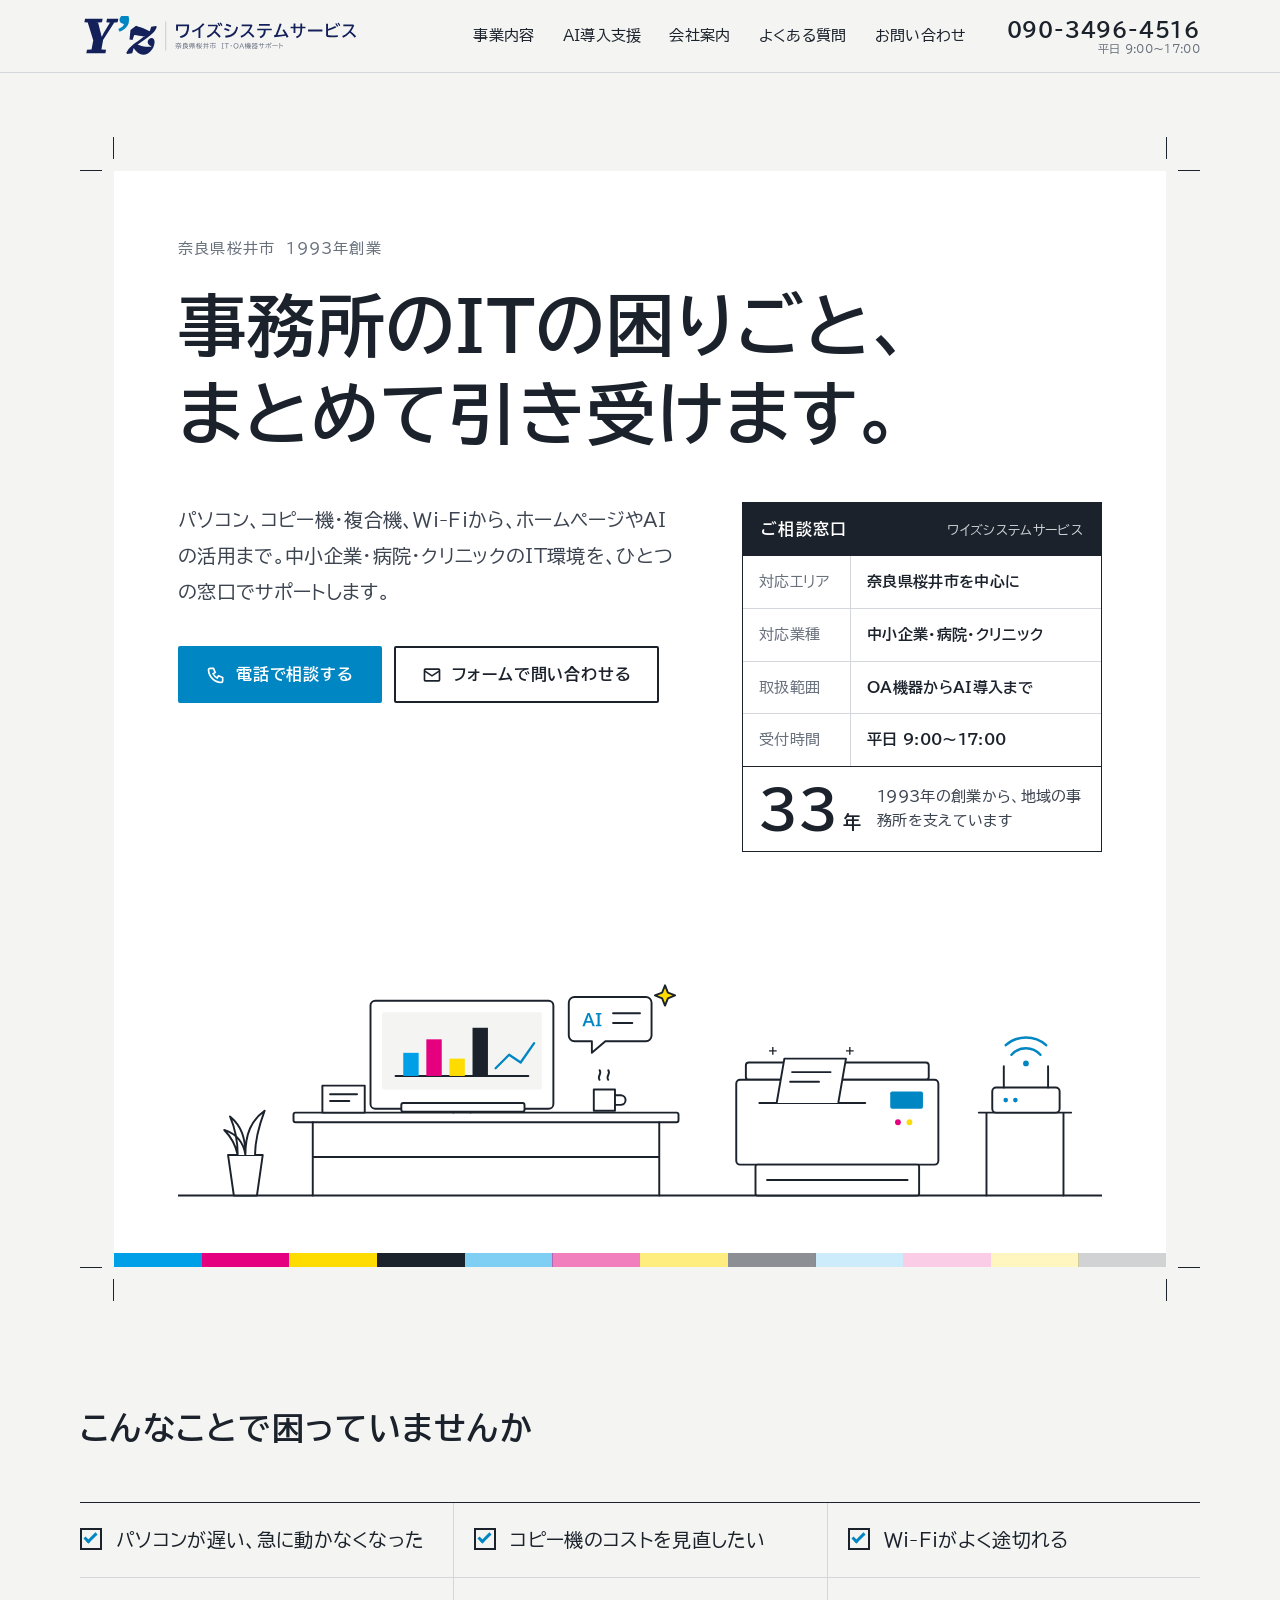
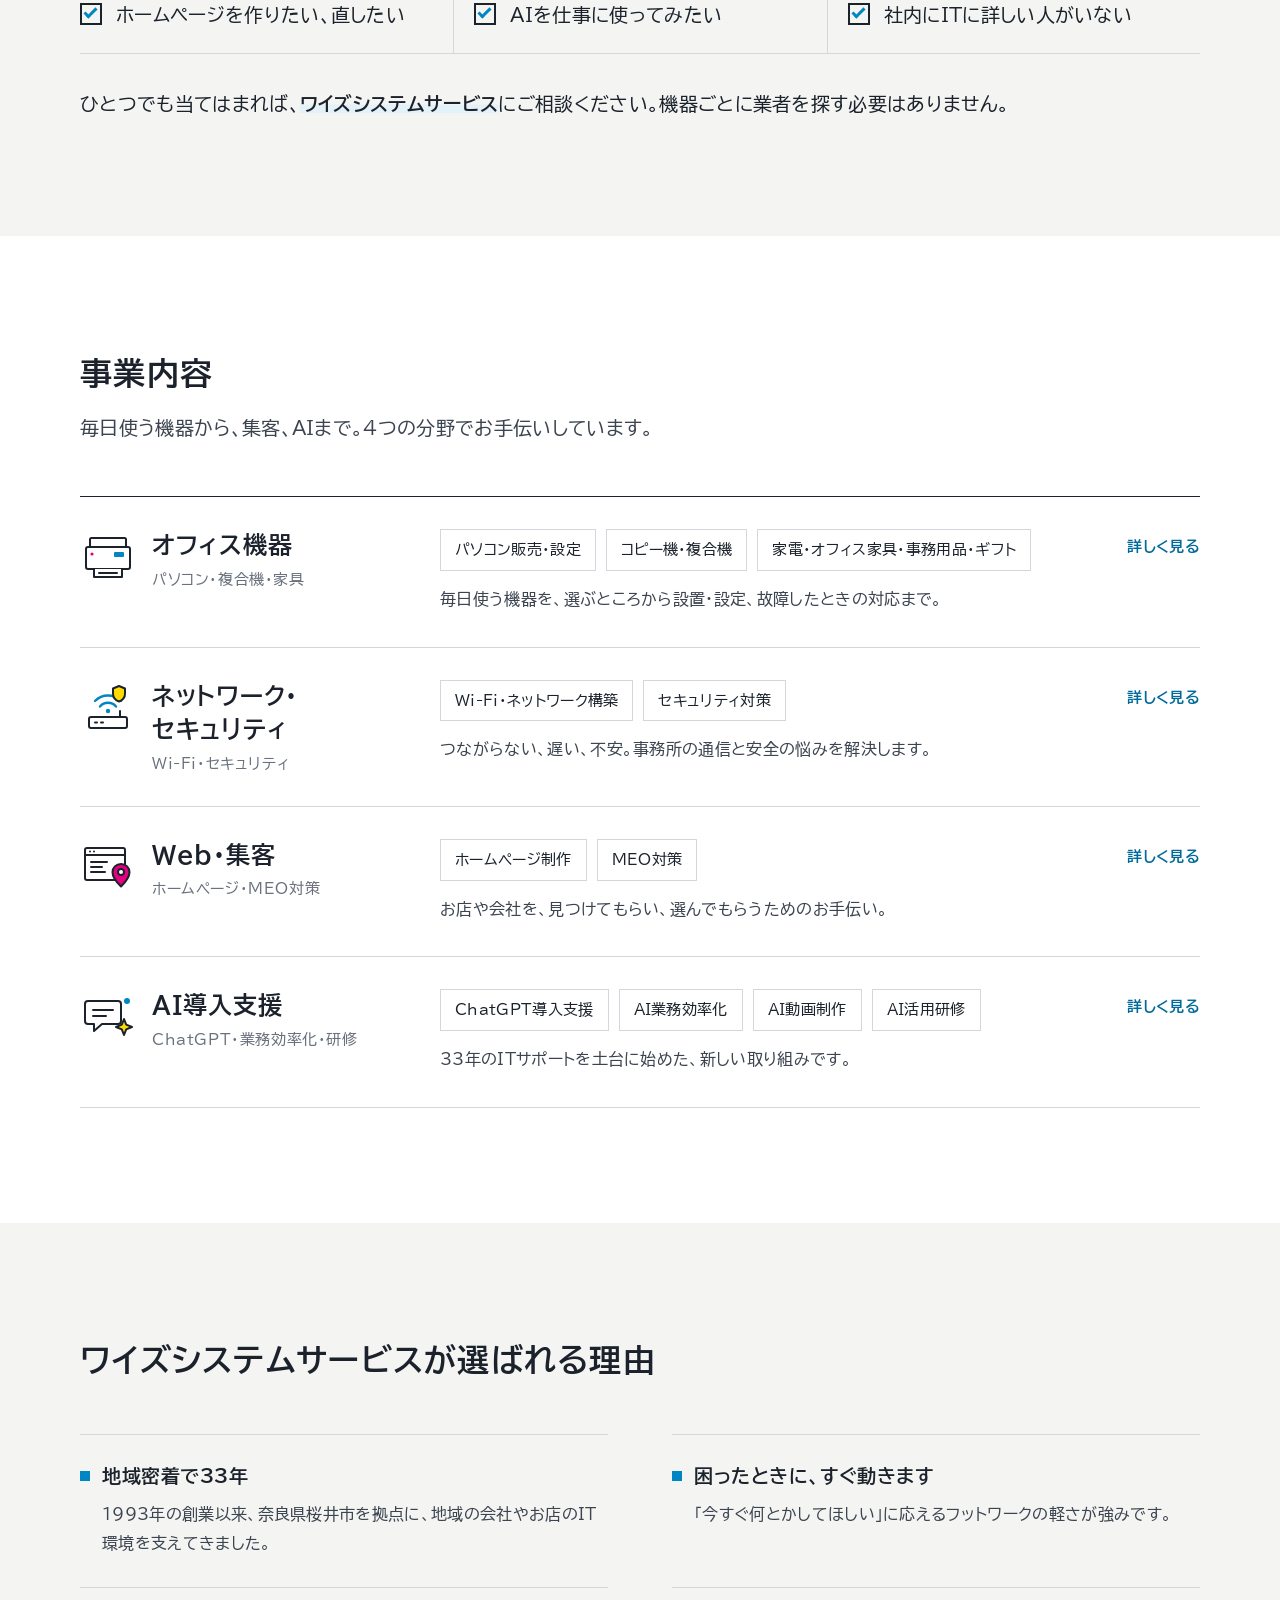
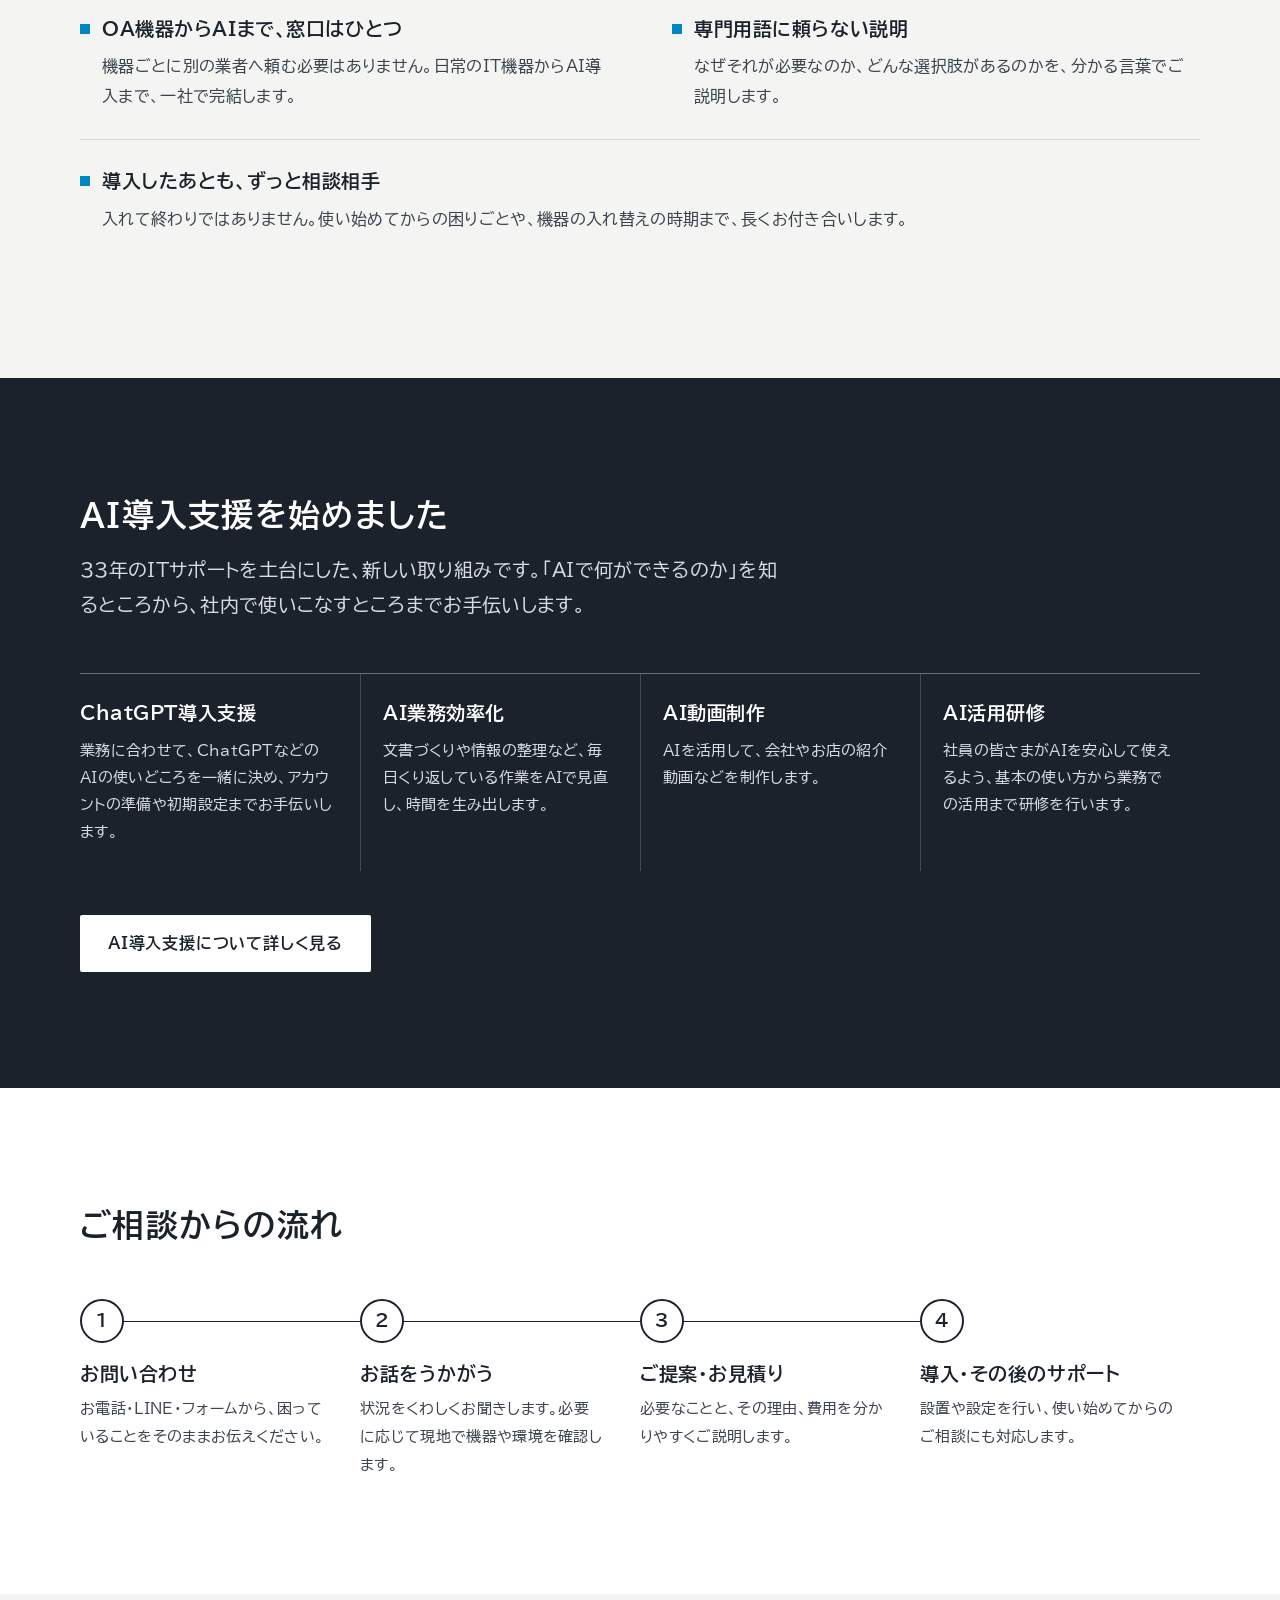
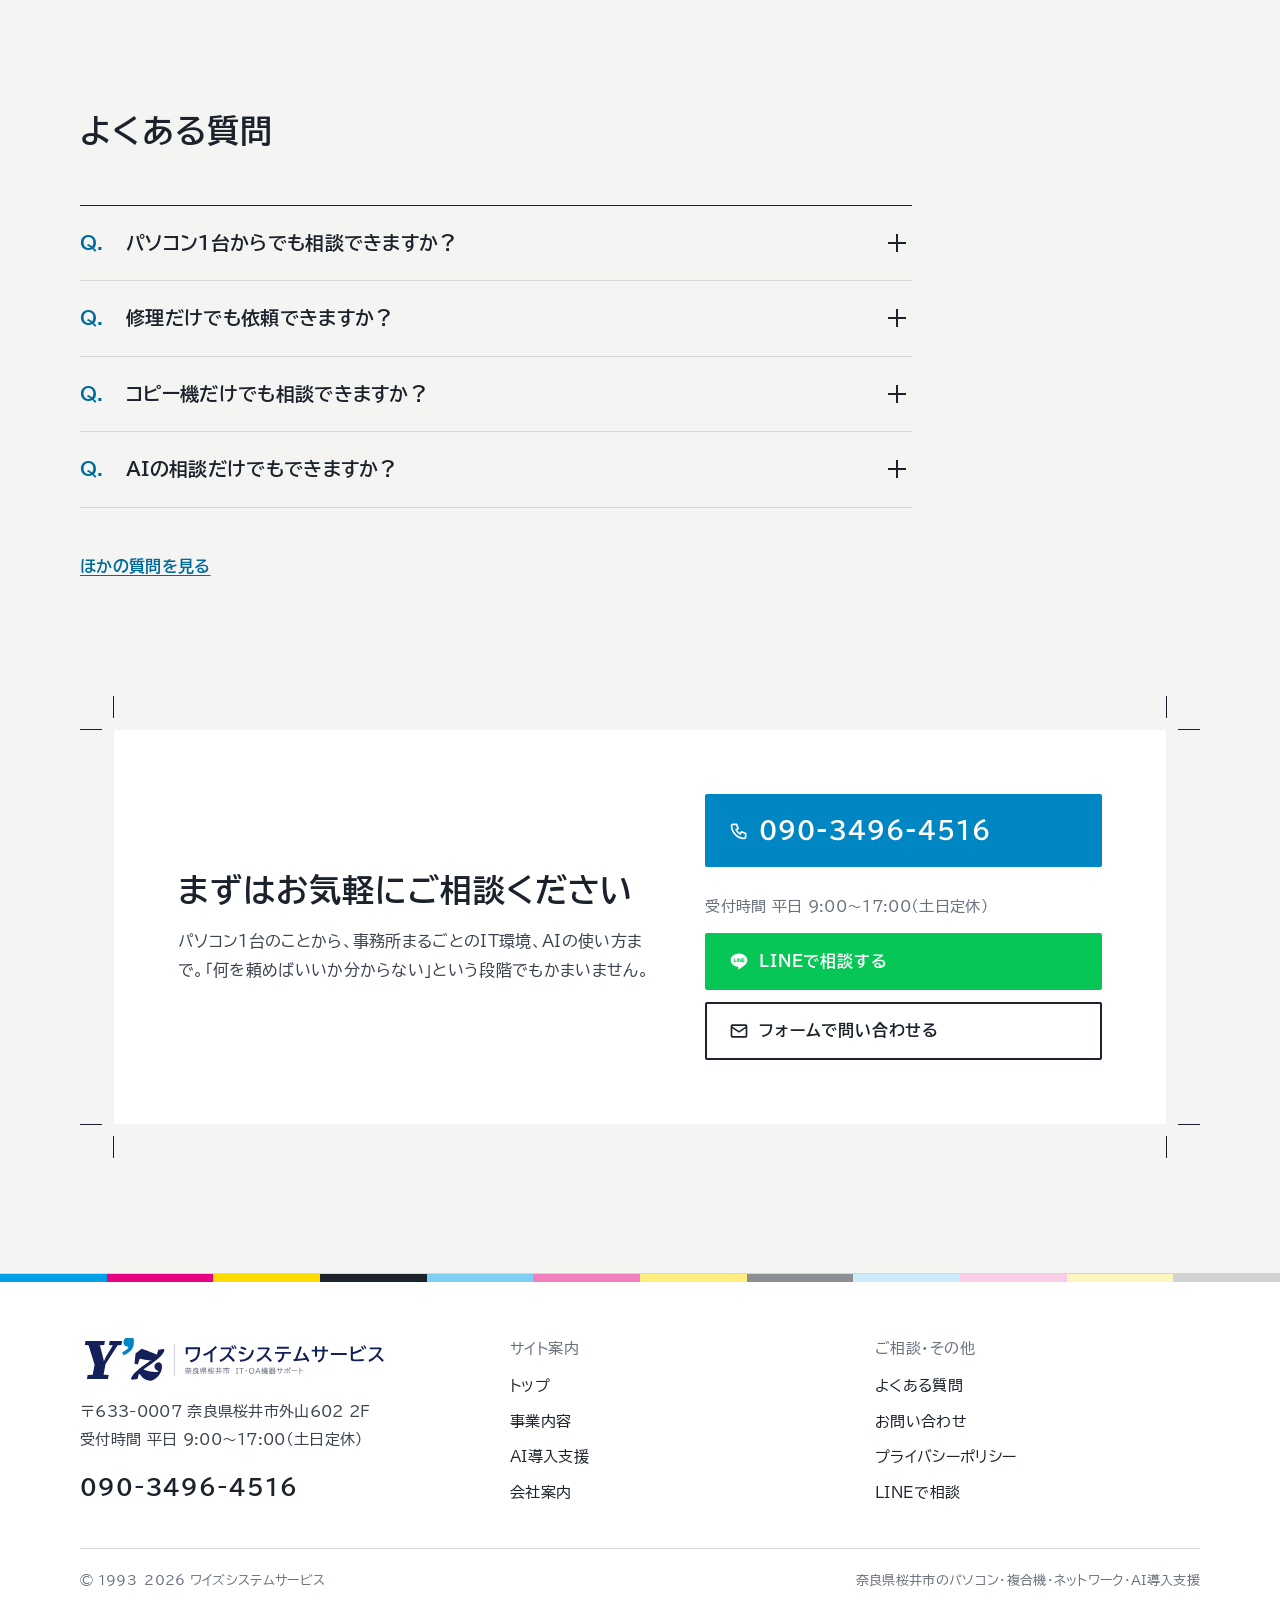
<file: index.html>
<!DOCTYPE html>
<html lang="ja">
<head>
<meta charset="UTF-8">
<meta name="viewport" content="width=device-width, initial-scale=1">
<title>ワイズシステムサービス｜奈良県桜井市のパソコン・複合機・Wi-Fi・AI導入支援</title>
<meta name="description" content="奈良県桜井市のワイズシステムサービス。1993年創業。パソコン・コピー機・複合機・Wi-Fi・セキュリティから、ホームページ制作・MEO対策・AI導入支援まで、中小企業・病院・クリニックのITをひとつの窓口でサポートします。">
<link rel="canonical" href="https://www.yzsystemservice.com/">
<meta property="og:type" content="website">
<meta property="og:site_name" content="ワイズシステムサービス">
<meta property="og:title" content="ワイズシステムサービス｜奈良県桜井市のパソコン・複合機・Wi-Fi・AI導入支援">
<meta property="og:description" content="奈良県桜井市のワイズシステムサービス。1993年創業。パソコン・コピー機・複合機・Wi-Fi・セキュリティから、ホームページ制作・MEO対策・AI導入支援まで、中小企業・病院・クリニックのITをひとつの窓口でサポートします。">
<meta property="og:url" content="https://www.yzsystemservice.com/">
<meta property="og:locale" content="ja_JP">
<meta property="og:image" content="https://www.yzsystemservice.com/assets/ogp.png">
<meta property="og:image:width" content="1200">
<meta property="og:image:height" content="630">
<meta property="og:image:alt" content="ワイズシステムサービス｜奈良県桜井市のIT・OA機器サポート">
<meta name="twitter:card" content="summary_large_image">
<meta name="theme-color" content="#F4F5F2">
<link rel="icon" href="/assets/favicon.svg" type="image/svg+xml">
<link rel="icon" href="/assets/favicon-32.png" sizes="32x32" type="image/png">
<link rel="apple-touch-icon" href="/assets/apple-touch-icon.png">
<link rel="preconnect" href="https://fonts.googleapis.com">
<link rel="preconnect" href="https://fonts.gstatic.com" crossorigin>
<link href="https://fonts.googleapis.com/css2?family=BIZ+UDPGothic:wght@400;700&display=swap" rel="stylesheet">
<link rel="stylesheet" href="/assets/site.css">
<script type="application/ld+json">{"@context": "https://schema.org", "@graph": [{"@type": "ProfessionalService", "@id": "https://www.yzsystemservice.com/#business", "name": "ワイズシステムサービス", "alternateName": "Y'z System Service", "url": "https://www.yzsystemservice.com/", "logo": "https://www.yzsystemservice.com/assets/logo-mark.svg", "image": "https://www.yzsystemservice.com/assets/ogp.png", "description": "奈良県桜井市のIT・OA機器サポート。パソコン・コピー機・複合機・Wi-Fi・セキュリティ、ホームページ制作・MEO対策、AI導入支援。", "telephone": "+81-90-3496-4516", "foundingDate": "1993", "founder": {"@type": "Person", "name": "山本 貫太"}, "address": {"@type": "PostalAddress", "postalCode": "633-0007", "addressRegion": "奈良県", "addressLocality": "桜井市", "streetAddress": "外山602 2F", "addressCountry": "JP"}, "geo": {"@type": "GeoCoordinates", "latitude": 34.5101118, "longitude": 135.8563772}, "hasMap": "https://www.google.com/maps/search/?api=1&query=%E3%83%AF%E3%82%A4%E3%82%BA%E3%82%B7%E3%82%B9%E3%83%86%E3%83%A0%E3%82%B5%E3%83%BC%E3%83%93%E3%82%B9&query_place_id=ChIJ3xZOtxjLBmARRO-3AjnMrqI", "openingHoursSpecification": [{"@type": "OpeningHoursSpecification", "dayOfWeek": ["Monday", "Tuesday", "Wednesday", "Thursday", "Friday"], "opens": "09:00", "closes": "17:00"}], "areaServed": [{"@type": "City", "name": "奈良県桜井市"}, {"@type": "AdministrativeArea", "name": "奈良県"}], "knowsAbout": ["パソコン販売・設定", "パソコン修理", "コピー機・複合機", "Wi-Fi・ネットワーク構築", "セキュリティ対策", "ホームページ制作", "MEO対策", "AI導入支援", "ChatGPT導入支援"]}]}</script>
</head>
<body>
<a class="skip-link" href="#main">本文へ移動</a>
<header class="site-header">
  <div class="wrap">
    <a class="brand" href="/"><img class="brand-logo" src="/assets/logo.svg" alt="ワイズシステムサービス（奈良県桜井市 IT・OA機器サポート）" width="249" height="40"></a>
    <button class="nav-toggle" type="button" aria-expanded="false" aria-controls="global-nav"><span class="nav-toggle-bars" aria-hidden="true"><span></span></span><span class="nav-toggle-label">メニュー</span></button>
    <nav class="global-nav" id="global-nav" aria-label="メインメニュー">
      <ul>
        <li><a href="/services/">事業内容</a></li><li><a href="/ai/">AI導入支援</a></li><li><a href="/company/">会社案内</a></li><li><a href="/faq/">よくある質問</a></li><li><a href="/contact/">お問い合わせ</a></li>
      </ul>
    </nav>
    <a class="header-tel" href="tel:09034964516"><strong>090-3496-4516</strong><span>平日 9:00〜17:00</span></a>
  </div>
</header>
<main id="main">
<section class="hero" aria-labelledby="hero-title">
  <div class="wrap">
    <div class="hero-sheet proof">
      <span class="trim trim-tl" aria-hidden="true"></span><span class="trim trim-tr" aria-hidden="true"></span><span class="trim trim-bl" aria-hidden="true"></span><span class="trim trim-br" aria-hidden="true"></span>
      <div class="hero-title">
        <p class="hero-meta">奈良県桜井市　1993年創業</p>
        <h1 id="hero-title"><span class="line">事務所のITの<wbr>困りごと、</span><span class="line">まとめて<wbr>引き受けます。</span></h1>
      </div>
      <div>
        <p class="hero-lead">パソコン、コピー機・複合機、Wi-Fiから、ホームページやAIの活用まで。中小企業・病院・クリニックのIT環境を、ひとつの窓口でサポートします。</p>
        <div class="btn-group">
          <a class="btn btn-tel" href="tel:09034964516"><svg viewBox="0 0 24 24" fill="none" stroke="currentColor" stroke-width="2" aria-hidden="true"><path d="M5 4h4l2 5-2.5 1.5a11 11 0 0 0 5 5L15 13l5 2v4a2 2 0 0 1-2 2A16 16 0 0 1 3 6a2 2 0 0 1 2-2"/></svg>電話で相談する</a>
          <a class="btn btn-ghost" href="/contact/"><svg viewBox="0 0 24 24" fill="none" stroke="currentColor" stroke-width="2" aria-hidden="true"><rect x="3" y="5" width="18" height="14" rx="1"/><path d="m3 7 9 6 9-6"/></svg>フォームで問い合わせる</a>
        </div>
      </div>
      <aside class="ticket" aria-label="ワイズシステムサービスの概要">
        <div class="ticket-head"><strong>ご相談窓口</strong><span>ワイズシステムサービス</span></div>
        <dl>
          <div class="ticket-row"><dt>対応エリア</dt><dd>奈良県桜井市を中心に</dd></div>
          <div class="ticket-row"><dt>対応業種</dt><dd>中小企業・病院・クリニック</dd></div>
          <div class="ticket-row"><dt>取扱範囲</dt><dd>OA機器からAI導入まで</dd></div>
          <div class="ticket-row"><dt>受付時間</dt><dd>平日 9:00〜17:00</dd></div>
        </dl>
        <div class="ticket-years"><b>33<small>年</small></b><span>1993年の創業から、地域の事務所を支えています</span></div>
      </aside>
      <figure class="hero-illust"><img src="/assets/illust-office.svg" alt="パソコン、複合機、Wi-Fiルーター、AIのチャットが並ぶ事務所のイラスト" width="960" height="250"></figure>
      <div class="hero-colorbar"><div class="colorbar" aria-hidden="true"><i></i><i></i><i></i><i></i><i></i><i></i><i></i><i></i><i></i><i></i><i></i><i></i></div></div>
    </div>
  </div>
</section>

<section class="section" aria-labelledby="worries-title">
  <div class="wrap">
    <div class="section-head">
      <h2 id="worries-title">こんなことで困っていませんか</h2>
    </div>
    <ul class="checklist">
      <li><span class="check-box" aria-hidden="true"></span>パソコンが遅い、急に動かなくなった</li>
      <li><span class="check-box" aria-hidden="true"></span>コピー機のコストを見直したい</li>
      <li><span class="check-box" aria-hidden="true"></span>Wi-Fiがよく途切れる</li>
      <li><span class="check-box" aria-hidden="true"></span>ホームページを作りたい、直したい</li>
      <li><span class="check-box" aria-hidden="true"></span>AIを仕事に使ってみたい</li>
      <li><span class="check-box" aria-hidden="true"></span>社内にITに詳しい人がいない</li>
    </ul>
    <p class="checklist-close">ひとつでも当てはまれば、<strong>ワイズシステムサービス</strong>にご相談ください。機器ごとに業者を探す必要はありません。</p>
  </div>
</section>

<section class="section section-white" aria-labelledby="biz-title">
  <div class="wrap">
    <div class="section-head">
      <h2 id="biz-title">事業内容</h2>
      <p>毎日使う機器から、集客、AIまで。4つの分野でお手伝いしています。</p>
    </div>
    <div class="biz-index">
      <a class="biz-row" href="/services/#office">
  <div class="biz-head"><img class="biz-icon" src="/assets/icon-office.svg" alt="" width="56" height="56"><h3>オフィス機器<small>パソコン・複合機・家具</small></h3></div>
  <div><ul class="biz-items"><li>パソコン販売・設定</li><li>コピー機・複合機</li><li>家電・オフィス家具・事務用品・ギフト</li></ul><p class="biz-desc">毎日使う機器を、選ぶところから設置・設定、故障したときの対応まで。</p></div>
  <span class="biz-more">詳しく見る</span>
</a><a class="biz-row" href="/services/#network">
  <div class="biz-head"><img class="biz-icon" src="/assets/icon-network.svg" alt="" width="56" height="56"><h3>ネットワーク・セキュリティ<small>Wi-Fi・セキュリティ</small></h3></div>
  <div><ul class="biz-items"><li>Wi-Fi・ネットワーク構築</li><li>セキュリティ対策</li></ul><p class="biz-desc">つながらない、遅い、不安。事務所の通信と安全の悩みを解決します。</p></div>
  <span class="biz-more">詳しく見る</span>
</a><a class="biz-row" href="/services/#web">
  <div class="biz-head"><img class="biz-icon" src="/assets/icon-web.svg" alt="" width="56" height="56"><h3>Web・集客<small>ホームページ・MEO対策</small></h3></div>
  <div><ul class="biz-items"><li>ホームページ制作</li><li>MEO対策</li></ul><p class="biz-desc">お店や会社を、見つけてもらい、選んでもらうためのお手伝い。</p></div>
  <span class="biz-more">詳しく見る</span>
</a><a class="biz-row" href="/ai/">
  <div class="biz-head"><img class="biz-icon" src="/assets/icon-ai.svg" alt="" width="56" height="56"><h3>AI導入支援<small>ChatGPT・業務効率化・研修</small></h3></div>
  <div><ul class="biz-items"><li>ChatGPT導入支援</li><li>AI業務効率化</li><li>AI動画制作</li><li>AI活用研修</li></ul><p class="biz-desc">33年のITサポートを土台に始めた、新しい取り組みです。</p></div>
  <span class="biz-more">詳しく見る</span>
</a>
    </div>
  </div>
</section>

<section class="section" aria-labelledby="reasons-title">
  <div class="wrap">
    <div class="section-head">
      <h2 id="reasons-title">ワイズシステムサービスが選ばれる理由</h2>
    </div>
    <div class="reasons">
      <div class="reason"><h3>地域密着で33年</h3><p>1993年の創業以来、奈良県桜井市を拠点に、地域の会社やお店のIT環境を支えてきました。</p></div>
      <div class="reason"><h3>困ったときに、すぐ動きます</h3><p>「今すぐ何とかしてほしい」に応えるフットワークの軽さが強みです。</p></div>
      <div class="reason"><h3>OA機器からAIまで、窓口はひとつ</h3><p>機器ごとに別の業者へ頼む必要はありません。日常のIT機器からAI導入まで、一社で完結します。</p></div>
      <div class="reason"><h3>専門用語に頼らない説明</h3><p>なぜそれが必要なのか、どんな選択肢があるのかを、分かる言葉でご説明します。</p></div>
      <div class="reason reason-wide"><h3>導入したあとも、ずっと相談相手</h3><p>入れて終わりではありません。使い始めてからの困りごとや、機器の入れ替えの時期まで、長くお付き合いします。</p></div>
    </div>
  </div>
</section>

<section class="ai-band" aria-labelledby="ai-title">
  <div class="wrap">
    <div class="section-head">
      <h2 id="ai-title">AI導入支援を始めました</h2>
      <p>33年のITサポートを土台にした、新しい取り組みです。「AIで何ができるのか」を知るところから、社内で使いこなすところまでお手伝いします。</p>
    </div>
    <ul class="ai-list"><li><h3>ChatGPT導入支援</h3><p>業務に合わせて、ChatGPTなどのAIの使いどころを一緒に決め、アカウントの準備や初期設定までお手伝いします。</p></li><li><h3>AI業務効率化</h3><p>文書づくりや情報の整理など、毎日くり返している作業をAIで見直し、時間を生み出します。</p></li><li><h3>AI動画制作</h3><p>AIを活用して、会社やお店の紹介動画などを制作します。</p></li><li><h3>AI活用研修</h3><p>社員の皆さまがAIを安心して使えるよう、基本の使い方から業務での活用まで研修を行います。</p></li></ul>
    <div class="section-foot btn-group">
      <a class="btn btn-light" href="/ai/">AI導入支援について詳しく見る</a>
    </div>
  </div>
</section>

<section class="section section-white" aria-labelledby="flow-title">
  <div class="wrap">
    <div class="section-head">
      <h2 id="flow-title">ご相談からの流れ</h2>
    </div>
    <ol class="flow">
      <li><h3>お問い合わせ</h3><p>お電話・LINE・フォームから、困っていることをそのままお伝えください。</p></li>
      <li><h3>お話をうかがう</h3><p>状況をくわしくお聞きします。必要に応じて現地で機器や環境を確認します。</p></li>
      <li><h3>ご提案・お見積り</h3><p>必要なことと、その理由、費用を分かりやすくご説明します。</p></li>
      <li><h3>導入・その後のサポート</h3><p>設置や設定を行い、使い始めてからのご相談にも対応します。</p></li>
    </ol>
  </div>
</section>

<section class="section" aria-labelledby="faq-title">
  <div class="wrap">
    <div class="section-head">
      <h2 id="faq-title">よくある質問</h2>
    </div>
    <div class="faq-group"><div class="faq"><details>
  <summary><span class="q" aria-hidden="true">Q.</span><span>パソコン1台からでも相談できますか？</span><span class="toggle" aria-hidden="true"></span></summary>
  <div class="faq-a"><span class="a" aria-hidden="true">A.</span><div><p>はい、大丈夫です。1台からのご相談もお受けしています。</p></div></div>
</details><details>
  <summary><span class="q" aria-hidden="true">Q.</span><span>修理だけでも依頼できますか？</span><span class="toggle" aria-hidden="true"></span></summary>
  <div class="faq-a"><span class="a" aria-hidden="true">A.</span><div><p>はい、修理のみのご依頼もお受けしています。まずは症状をお聞かせください。</p></div></div>
</details><details>
  <summary><span class="q" aria-hidden="true">Q.</span><span>コピー機だけでも相談できますか？</span><span class="toggle" aria-hidden="true"></span></summary>
  <div class="faq-a"><span class="a" aria-hidden="true">A.</span><div><p>はい、コピー機・複合機だけのご相談も可能です。今お使いの機械のコスト見直しのご相談も歓迎しています。</p></div></div>
</details><details>
  <summary><span class="q" aria-hidden="true">Q.</span><span>AIの相談だけでもできますか？</span><span class="toggle" aria-hidden="true"></span></summary>
  <div class="faq-a"><span class="a" aria-hidden="true">A.</span><div><p>はい、可能です。「何から始めればいいか分からない」という段階からご相談いただけます。</p></div></div>
</details></div></div>
    <p class="section-foot"><a class="text-link" href="/faq/">ほかの質問を見る</a></p>
  </div>
</section>

<section class="cta-band" aria-labelledby="cta-title">
  <div class="wrap">
    <div class="cta-sheet proof">
      <span class="trim trim-tl" aria-hidden="true"></span><span class="trim trim-tr" aria-hidden="true"></span><span class="trim trim-bl" aria-hidden="true"></span><span class="trim trim-br" aria-hidden="true"></span>
      <div>
        <h2 id="cta-title">まずはお気軽にご相談ください</h2>
        <p>パソコン1台のことから、事務所まるごとのIT環境、AIの使い方まで。「何を頼めばいいか分からない」という段階でもかまいません。</p>
      </div>
      <div class="cta-actions">
        <a class="btn btn-tel" href="tel:09034964516"><svg viewBox="0 0 24 24" fill="none" stroke="currentColor" stroke-width="2" aria-hidden="true"><path d="M5 4h4l2 5-2.5 1.5a11 11 0 0 0 5 5L15 13l5 2v4a2 2 0 0 1-2 2A16 16 0 0 1 3 6a2 2 0 0 1 2-2"/></svg><span class="cta-tel-num">090-3496-4516</span></a>
        <p class="cta-hours">受付時間 平日 9:00〜17:00（土日定休）</p>
        <a class="btn btn-line" href="https://lin.ee/uBUlFSY" target="_blank" rel="noopener"><svg viewBox="0 0 24 24" fill="currentColor" aria-hidden="true"><path d="M12 3C6.5 3 2 6.6 2 11c0 3.9 3.5 7.2 8.3 7.9.3.1.8.2.9.5.1.3.1.7 0 1l-.1.9c0 .3-.2 1 .9.5 1.1-.5 5.9-3.5 8-5.9C21.4 14.3 22 12.7 22 11c0-4.4-4.5-8-10-8Zm-3.6 10.4H6.5a.5.5 0 0 1-.5-.5V9.1a.5.5 0 0 1 1 0v3.3h1.4a.5.5 0 0 1 0 1Zm2-.5a.5.5 0 0 1-1 0V9.1a.5.5 0 0 1 1 0v3.8Zm4.6 0a.5.5 0 0 1-.9.3l-1.9-2.6v2.3a.5.5 0 0 1-1 0V9.1a.5.5 0 0 1 .9-.3l1.9 2.6V9.1a.5.5 0 0 1 1 0v3.8Zm3.1-2.4a.5.5 0 0 1 0 1h-1.4v.9h1.4a.5.5 0 0 1 0 1h-1.9a.5.5 0 0 1-.5-.5V9.1c0-.3.2-.5.5-.5h1.9a.5.5 0 0 1 0 1h-1.4v.9h1.4Z"/></svg>LINEで相談する</a>
        <a class="btn btn-ghost" href="/contact/"><svg viewBox="0 0 24 24" fill="none" stroke="currentColor" stroke-width="2" aria-hidden="true"><rect x="3" y="5" width="18" height="14" rx="1"/><path d="m3 7 9 6 9-6"/></svg>フォームで問い合わせる</a>
      </div>
    </div>
  </div>
</section>
</main>
<footer class="site-footer">
  <div class="colorbar" aria-hidden="true"><i></i><i></i><i></i><i></i><i></i><i></i><i></i><i></i><i></i><i></i><i></i><i></i></div>
  <div class="wrap">
    <div class="footer-main">
      <div class="footer-info">
        <a class="brand" href="/"><img class="brand-logo" src="/assets/logo.svg" alt="ワイズシステムサービス" width="249" height="40" loading="lazy"></a>
        <p>〒633-0007 奈良県桜井市外山602 2F<br>受付時間 平日 9:00〜17:00（土日定休）</p>
        <a class="footer-tel" href="tel:09034964516">090-3496-4516</a>
      </div>
      <nav class="footer-nav" aria-label="サイト案内">
        <h2>サイト案内</h2>
        <ul><li><a href="/">トップ</a></li><li><a href="/services/">事業内容</a></li><li><a href="/ai/">AI導入支援</a></li><li><a href="/company/">会社案内</a></li></ul>
      </nav>
      <nav class="footer-nav" aria-label="ご相談・その他">
        <h2>ご相談・その他</h2>
        <ul><li><a href="/faq/">よくある質問</a></li><li><a href="/contact/">お問い合わせ</a></li><li><a href="/privacy/">プライバシーポリシー</a></li><li><a href="https://lin.ee/uBUlFSY" target="_blank" rel="noopener">LINEで相談</a></li></ul>
      </nav>
    </div>
    <div class="footer-bottom">
      <span>© 1993–2026 ワイズシステムサービス</span>
      <span>奈良県桜井市のパソコン・複合機・ネットワーク・AI導入支援</span>
    </div>
  </div>
</footer>
<nav class="mobile-bar" aria-label="すぐに相談する">
  <a class="mb-tel" href="tel:09034964516"><svg viewBox="0 0 24 24" fill="none" stroke="currentColor" stroke-width="2" aria-hidden="true"><path d="M5 4h4l2 5-2.5 1.5a11 11 0 0 0 5 5L15 13l5 2v4a2 2 0 0 1-2 2A16 16 0 0 1 3 6a2 2 0 0 1 2-2"/></svg>電話する</a>
  <a class="mb-line" href="https://lin.ee/uBUlFSY" target="_blank" rel="noopener"><svg viewBox="0 0 24 24" fill="currentColor" aria-hidden="true"><path d="M12 3C6.5 3 2 6.6 2 11c0 3.9 3.5 7.2 8.3 7.9.3.1.8.2.9.5.1.3.1.7 0 1l-.1.9c0 .3-.2 1 .9.5 1.1-.5 5.9-3.5 8-5.9C21.4 14.3 22 12.7 22 11c0-4.4-4.5-8-10-8Zm-3.6 10.4H6.5a.5.5 0 0 1-.5-.5V9.1a.5.5 0 0 1 1 0v3.3h1.4a.5.5 0 0 1 0 1Zm2-.5a.5.5 0 0 1-1 0V9.1a.5.5 0 0 1 1 0v3.8Zm4.6 0a.5.5 0 0 1-.9.3l-1.9-2.6v2.3a.5.5 0 0 1-1 0V9.1a.5.5 0 0 1 .9-.3l1.9 2.6V9.1a.5.5 0 0 1 1 0v3.8Zm3.1-2.4a.5.5 0 0 1 0 1h-1.4v.9h1.4a.5.5 0 0 1 0 1h-1.9a.5.5 0 0 1-.5-.5V9.1c0-.3.2-.5.5-.5h1.9a.5.5 0 0 1 0 1h-1.4v.9h1.4Z"/></svg>LINE</a>
  <a class="mb-form" href="/contact/"><svg viewBox="0 0 24 24" fill="none" stroke="currentColor" stroke-width="2" aria-hidden="true"><rect x="3" y="5" width="18" height="14" rx="1"/><path d="m3 7 9 6 9-6"/></svg>フォーム</a>
</nav>
<script src="/assets/site.js" defer></script>
</body>
</html>
</file>
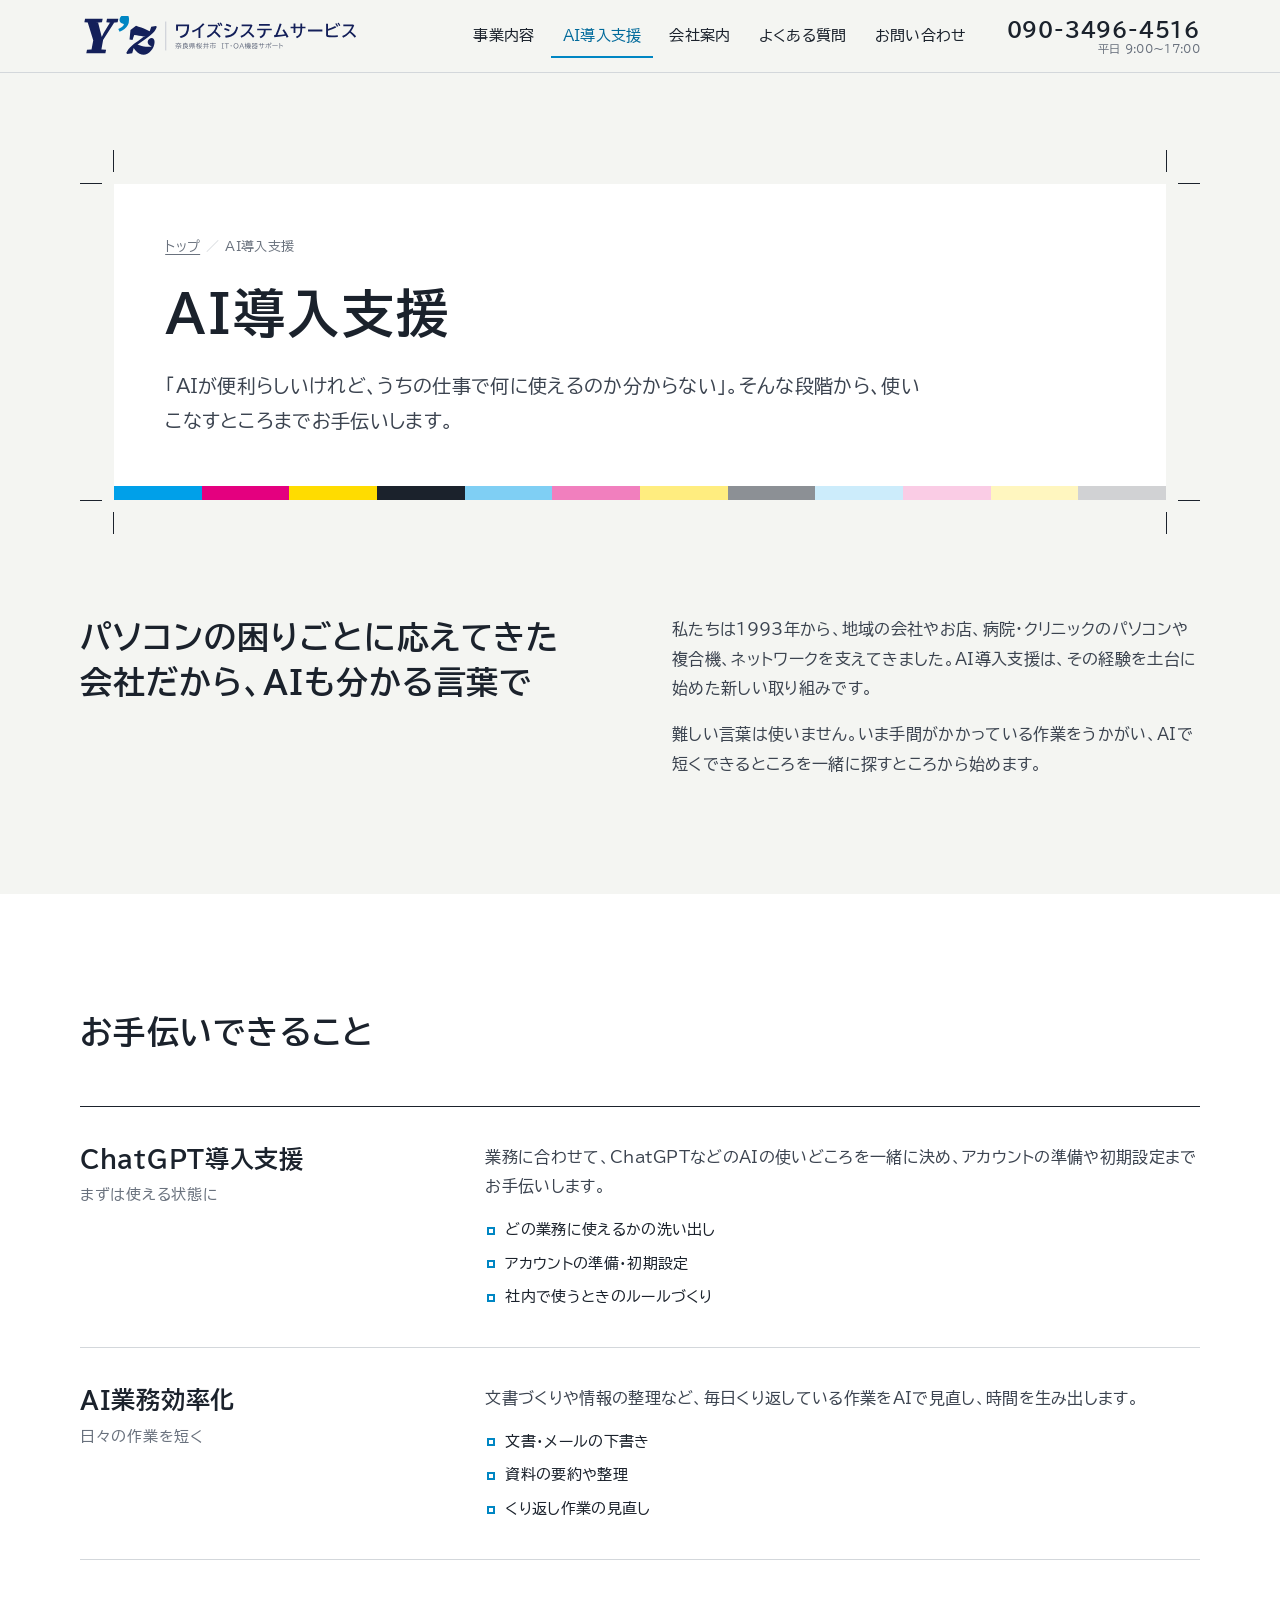
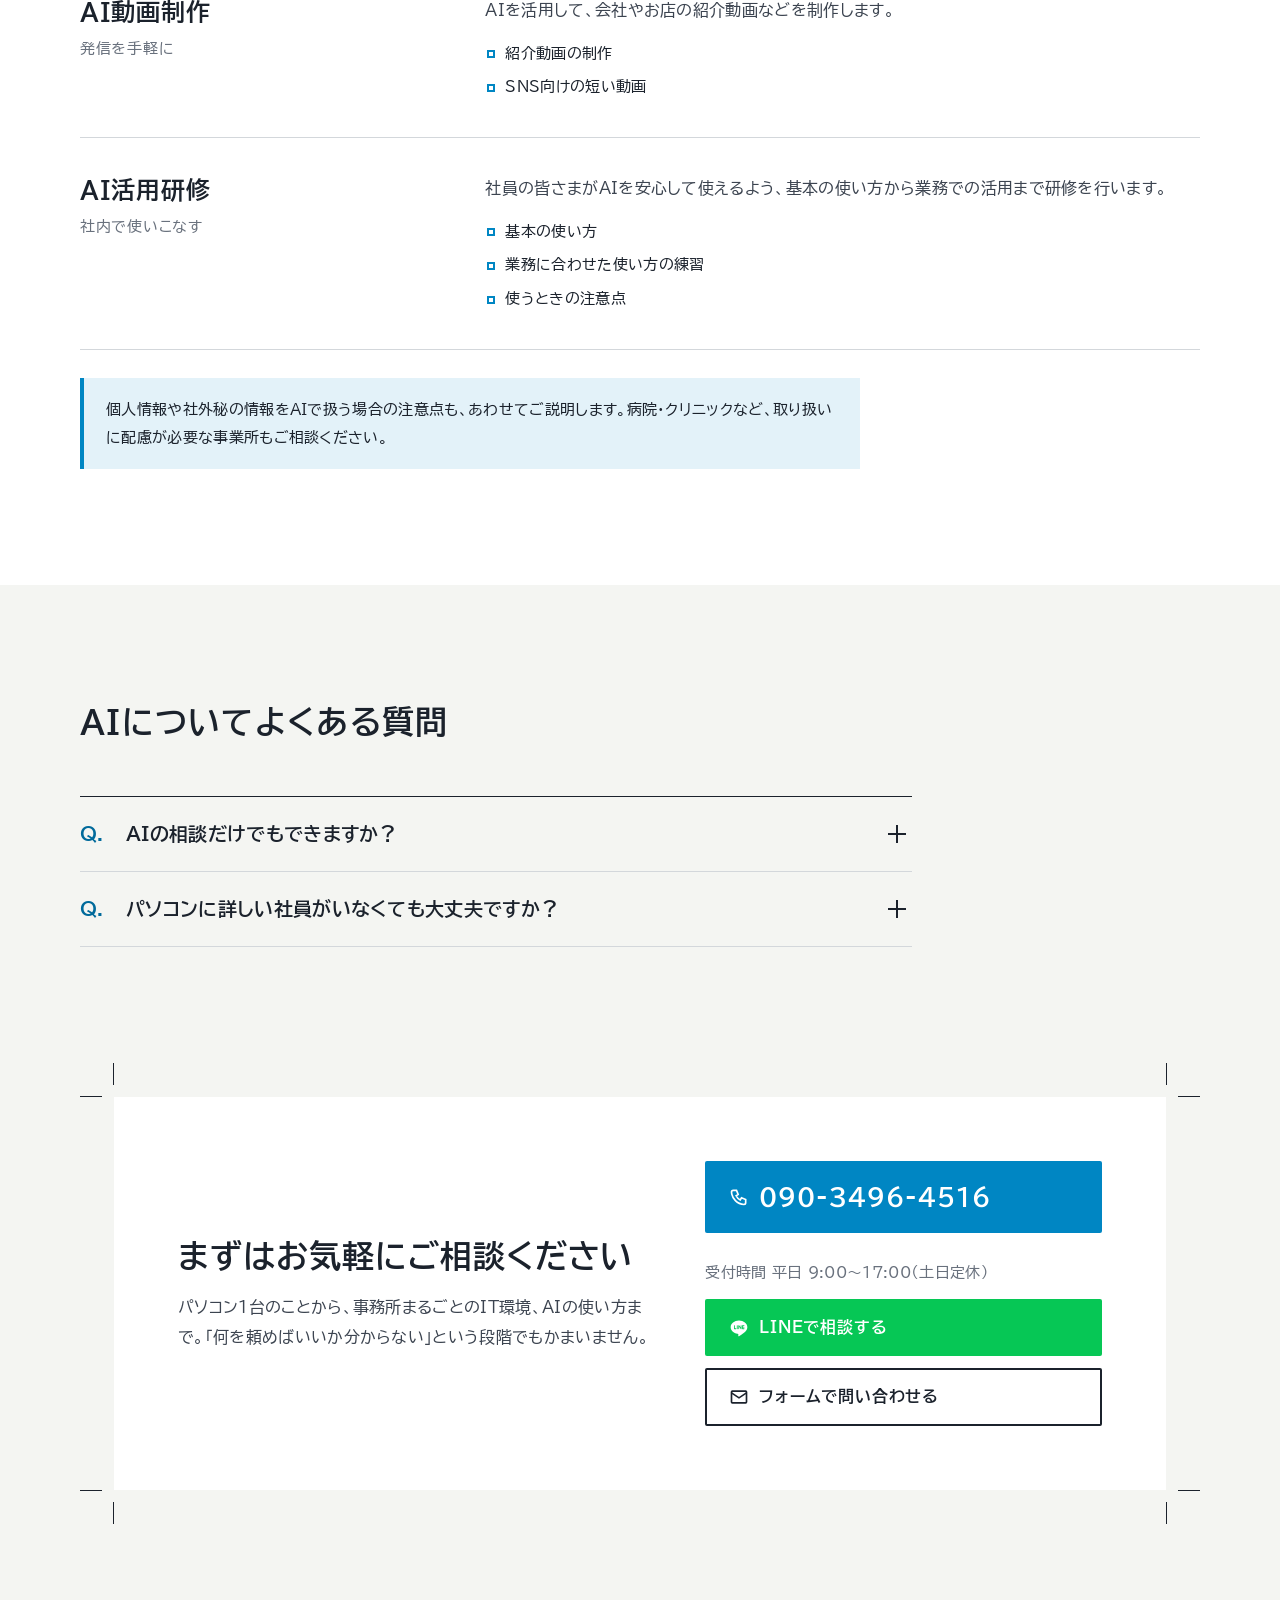
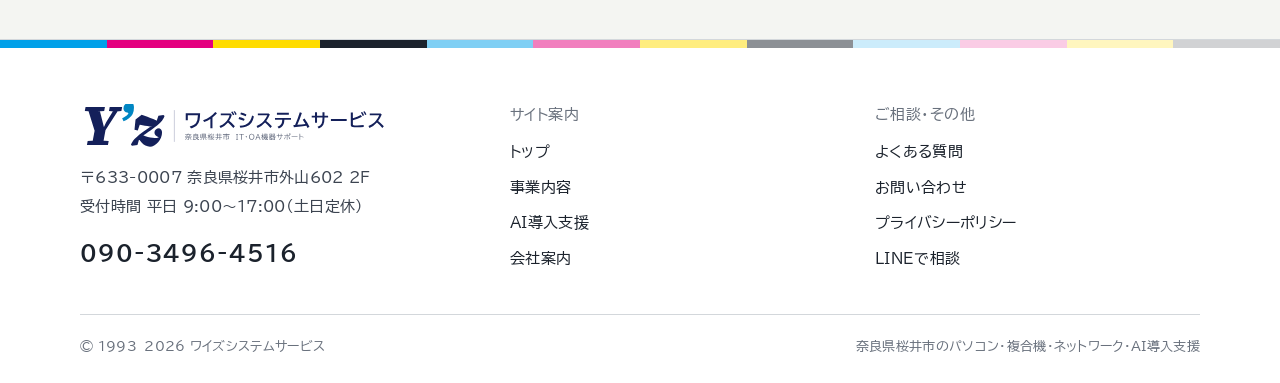
<file: ai/index.html>
<!DOCTYPE html>
<html lang="ja">
<head>
<meta charset="UTF-8">
<meta name="viewport" content="width=device-width, initial-scale=1">
<title>AI導入支援・ChatGPT導入｜奈良県桜井市｜ワイズシステムサービス</title>
<meta name="description" content="奈良県桜井市のワイズシステムサービスによるAI導入支援。ChatGPT導入支援、AIによる業務効率化、AI動画制作、AI活用研修。何に使えるか分からない段階からご相談いただけます。">
<link rel="canonical" href="https://www.yzsystemservice.com/ai/">
<meta property="og:type" content="website">
<meta property="og:site_name" content="ワイズシステムサービス">
<meta property="og:title" content="AI導入支援・ChatGPT導入｜奈良県桜井市｜ワイズシステムサービス">
<meta property="og:description" content="奈良県桜井市のワイズシステムサービスによるAI導入支援。ChatGPT導入支援、AIによる業務効率化、AI動画制作、AI活用研修。何に使えるか分からない段階からご相談いただけます。">
<meta property="og:url" content="https://www.yzsystemservice.com/ai/">
<meta property="og:locale" content="ja_JP">
<meta property="og:image" content="https://www.yzsystemservice.com/assets/ogp.png">
<meta property="og:image:width" content="1200">
<meta property="og:image:height" content="630">
<meta property="og:image:alt" content="ワイズシステムサービス｜奈良県桜井市のIT・OA機器サポート">
<meta name="twitter:card" content="summary_large_image">
<meta name="theme-color" content="#F4F5F2">
<link rel="icon" href="/assets/favicon.svg" type="image/svg+xml">
<link rel="icon" href="/assets/favicon-32.png" sizes="32x32" type="image/png">
<link rel="apple-touch-icon" href="/assets/apple-touch-icon.png">
<link rel="preconnect" href="https://fonts.googleapis.com">
<link rel="preconnect" href="https://fonts.gstatic.com" crossorigin>
<link href="https://fonts.googleapis.com/css2?family=BIZ+UDPGothic:wght@400;700&display=swap" rel="stylesheet">
<link rel="stylesheet" href="/assets/site.css">
<script type="application/ld+json">{"@context": "https://schema.org", "@graph": [{"@type": "ProfessionalService", "@id": "https://www.yzsystemservice.com/#business", "name": "ワイズシステムサービス", "alternateName": "Y'z System Service", "url": "https://www.yzsystemservice.com/", "logo": "https://www.yzsystemservice.com/assets/logo-mark.svg", "image": "https://www.yzsystemservice.com/assets/ogp.png", "description": "奈良県桜井市のIT・OA機器サポート。パソコン・コピー機・複合機・Wi-Fi・セキュリティ、ホームページ制作・MEO対策、AI導入支援。", "telephone": "+81-90-3496-4516", "foundingDate": "1993", "founder": {"@type": "Person", "name": "山本 貫太"}, "address": {"@type": "PostalAddress", "postalCode": "633-0007", "addressRegion": "奈良県", "addressLocality": "桜井市", "streetAddress": "外山602 2F", "addressCountry": "JP"}, "geo": {"@type": "GeoCoordinates", "latitude": 34.5101118, "longitude": 135.8563772}, "hasMap": "https://www.google.com/maps/search/?api=1&query=%E3%83%AF%E3%82%A4%E3%82%BA%E3%82%B7%E3%82%B9%E3%83%86%E3%83%A0%E3%82%B5%E3%83%BC%E3%83%93%E3%82%B9&query_place_id=ChIJ3xZOtxjLBmARRO-3AjnMrqI", "openingHoursSpecification": [{"@type": "OpeningHoursSpecification", "dayOfWeek": ["Monday", "Tuesday", "Wednesday", "Thursday", "Friday"], "opens": "09:00", "closes": "17:00"}], "areaServed": [{"@type": "City", "name": "奈良県桜井市"}, {"@type": "AdministrativeArea", "name": "奈良県"}], "knowsAbout": ["パソコン販売・設定", "パソコン修理", "コピー機・複合機", "Wi-Fi・ネットワーク構築", "セキュリティ対策", "ホームページ制作", "MEO対策", "AI導入支援", "ChatGPT導入支援"]}, {"@type": "BreadcrumbList", "itemListElement": [{"@type": "ListItem", "position": 1, "name": "トップ", "item": "https://www.yzsystemservice.com/"}, {"@type": "ListItem", "position": 2, "name": "AI導入支援", "item": "https://www.yzsystemservice.com/ai/"}]}]}</script>
</head>
<body>
<a class="skip-link" href="#main">本文へ移動</a>
<header class="site-header">
  <div class="wrap">
    <a class="brand" href="/"><img class="brand-logo" src="/assets/logo.svg" alt="ワイズシステムサービス（奈良県桜井市 IT・OA機器サポート）" width="249" height="40"></a>
    <button class="nav-toggle" type="button" aria-expanded="false" aria-controls="global-nav"><span class="nav-toggle-bars" aria-hidden="true"><span></span></span><span class="nav-toggle-label">メニュー</span></button>
    <nav class="global-nav" id="global-nav" aria-label="メインメニュー">
      <ul>
        <li><a href="/services/">事業内容</a></li><li><a href="/ai/" aria-current="page">AI導入支援</a></li><li><a href="/company/">会社案内</a></li><li><a href="/faq/">よくある質問</a></li><li><a href="/contact/">お問い合わせ</a></li>
      </ul>
    </nav>
    <a class="header-tel" href="tel:09034964516"><strong>090-3496-4516</strong><span>平日 9:00〜17:00</span></a>
  </div>
</header>
<main id="main">
<section class="page-head">
  <div class="wrap">
    <div class="page-head-sheet proof">
      <span class="trim trim-tl" aria-hidden="true"></span><span class="trim trim-tr" aria-hidden="true"></span><span class="trim trim-bl" aria-hidden="true"></span><span class="trim trim-br" aria-hidden="true"></span>
      <nav class="crumbs" aria-label="現在地"><ol><li><a href="/">トップ</a></li><li aria-current="page">AI導入支援</li></ol></nav>
      <h1>AI導入支援</h1>
      <p class="page-head-lead">「AIが便利らしいけれど、うちの仕事で何に使えるのか分からない」。そんな段階から、使いこなすところまでお手伝いします。</p>
      <div class="colorbar" aria-hidden="true"><i></i><i></i><i></i><i></i><i></i><i></i><i></i><i></i><i></i><i></i><i></i><i></i></div>
    </div>
  </div>
</section>
<section class="section" aria-labelledby="ai-why">
  <div class="wrap ai-intro">
    <h2 id="ai-why">パソコンの困りごとに応えてきた会社だから、AIも分かる言葉で</h2>
    <div>
      <p>私たちは1993年から、地域の会社やお店、病院・クリニックのパソコンや複合機、ネットワークを支えてきました。AI導入支援は、その経験を土台に始めた新しい取り組みです。</p>
      <p>難しい言葉は使いません。いま手間がかかっている作業をうかがい、AIで短くできるところを一緒に探すところから始めます。</p>
    </div>
  </div>
</section>
<section class="section section-white" aria-labelledby="ai-menu-title">
  <div class="wrap">
    <div class="section-head"><h2 id="ai-menu-title">お手伝いできること</h2></div>
    <div class="ai-menu"><article class="ai-item"><h3>ChatGPT導入支援<small>まずは使える状態に</small></h3><div><p>業務に合わせて、ChatGPTなどのAIの使いどころを一緒に決め、アカウントの準備や初期設定までお手伝いします。</p><ul class="ai-uses"><li>どの業務に使えるかの洗い出し</li><li>アカウントの準備・初期設定</li><li>社内で使うときのルールづくり</li></ul></div></article><article class="ai-item"><h3>AI業務効率化<small>日々の作業を短く</small></h3><div><p>文書づくりや情報の整理など、毎日くり返している作業をAIで見直し、時間を生み出します。</p><ul class="ai-uses"><li>文書・メールの下書き</li><li>資料の要約や整理</li><li>くり返し作業の見直し</li></ul></div></article><article class="ai-item"><h3>AI動画制作<small>発信を手軽に</small></h3><div><p>AIを活用して、会社やお店の紹介動画などを制作します。</p><ul class="ai-uses"><li>紹介動画の制作</li><li>SNS向けの短い動画</li></ul></div></article><article class="ai-item"><h3>AI活用研修<small>社内で使いこなす</small></h3><div><p>社員の皆さまがAIを安心して使えるよう、基本の使い方から業務での活用まで研修を行います。</p><ul class="ai-uses"><li>基本の使い方</li><li>業務に合わせた使い方の練習</li><li>使うときの注意点</li></ul></div></article></div>
    <p class="note">個人情報や社外秘の情報をAIで扱う場合の注意点も、あわせてご説明します。病院・クリニックなど、取り扱いに配慮が必要な事業所もご相談ください。</p>
  </div>
</section>
<section class="section" aria-labelledby="ai-faq-title">
  <div class="wrap">
    <div class="section-head"><h2 id="ai-faq-title">AIについてよくある質問</h2></div>
    <div class="faq-group"><div class="faq"><details>
  <summary><span class="q" aria-hidden="true">Q.</span><span>AIの相談だけでもできますか？</span><span class="toggle" aria-hidden="true"></span></summary>
  <div class="faq-a"><span class="a" aria-hidden="true">A.</span><div><p>はい、可能です。「何から始めればいいか分からない」という段階からご相談いただけます。</p></div></div>
</details><details>
  <summary><span class="q" aria-hidden="true">Q.</span><span>パソコンに詳しい社員がいなくても大丈夫ですか？</span><span class="toggle" aria-hidden="true"></span></summary>
  <div class="faq-a"><span class="a" aria-hidden="true">A.</span><div><p>大丈夫です。専門用語に頼らず、基本の使い方からお伝えします。研修のご相談もお受けしています。</p></div></div>
</details></div></div>
  </div>
</section>
<section class="cta-band" aria-labelledby="cta-title">
  <div class="wrap">
    <div class="cta-sheet proof">
      <span class="trim trim-tl" aria-hidden="true"></span><span class="trim trim-tr" aria-hidden="true"></span><span class="trim trim-bl" aria-hidden="true"></span><span class="trim trim-br" aria-hidden="true"></span>
      <div>
        <h2 id="cta-title">まずはお気軽にご相談ください</h2>
        <p>パソコン1台のことから、事務所まるごとのIT環境、AIの使い方まで。「何を頼めばいいか分からない」という段階でもかまいません。</p>
      </div>
      <div class="cta-actions">
        <a class="btn btn-tel" href="tel:09034964516"><svg viewBox="0 0 24 24" fill="none" stroke="currentColor" stroke-width="2" aria-hidden="true"><path d="M5 4h4l2 5-2.5 1.5a11 11 0 0 0 5 5L15 13l5 2v4a2 2 0 0 1-2 2A16 16 0 0 1 3 6a2 2 0 0 1 2-2"/></svg><span class="cta-tel-num">090-3496-4516</span></a>
        <p class="cta-hours">受付時間 平日 9:00〜17:00（土日定休）</p>
        <a class="btn btn-line" href="https://lin.ee/uBUlFSY" target="_blank" rel="noopener"><svg viewBox="0 0 24 24" fill="currentColor" aria-hidden="true"><path d="M12 3C6.5 3 2 6.6 2 11c0 3.9 3.5 7.2 8.3 7.9.3.1.8.2.9.5.1.3.1.7 0 1l-.1.9c0 .3-.2 1 .9.5 1.1-.5 5.9-3.5 8-5.9C21.4 14.3 22 12.7 22 11c0-4.4-4.5-8-10-8Zm-3.6 10.4H6.5a.5.5 0 0 1-.5-.5V9.1a.5.5 0 0 1 1 0v3.3h1.4a.5.5 0 0 1 0 1Zm2-.5a.5.5 0 0 1-1 0V9.1a.5.5 0 0 1 1 0v3.8Zm4.6 0a.5.5 0 0 1-.9.3l-1.9-2.6v2.3a.5.5 0 0 1-1 0V9.1a.5.5 0 0 1 .9-.3l1.9 2.6V9.1a.5.5 0 0 1 1 0v3.8Zm3.1-2.4a.5.5 0 0 1 0 1h-1.4v.9h1.4a.5.5 0 0 1 0 1h-1.9a.5.5 0 0 1-.5-.5V9.1c0-.3.2-.5.5-.5h1.9a.5.5 0 0 1 0 1h-1.4v.9h1.4Z"/></svg>LINEで相談する</a>
        <a class="btn btn-ghost" href="/contact/"><svg viewBox="0 0 24 24" fill="none" stroke="currentColor" stroke-width="2" aria-hidden="true"><rect x="3" y="5" width="18" height="14" rx="1"/><path d="m3 7 9 6 9-6"/></svg>フォームで問い合わせる</a>
      </div>
    </div>
  </div>
</section>
</main>
<footer class="site-footer">
  <div class="colorbar" aria-hidden="true"><i></i><i></i><i></i><i></i><i></i><i></i><i></i><i></i><i></i><i></i><i></i><i></i></div>
  <div class="wrap">
    <div class="footer-main">
      <div class="footer-info">
        <a class="brand" href="/"><img class="brand-logo" src="/assets/logo.svg" alt="ワイズシステムサービス" width="249" height="40" loading="lazy"></a>
        <p>〒633-0007 奈良県桜井市外山602 2F<br>受付時間 平日 9:00〜17:00（土日定休）</p>
        <a class="footer-tel" href="tel:09034964516">090-3496-4516</a>
      </div>
      <nav class="footer-nav" aria-label="サイト案内">
        <h2>サイト案内</h2>
        <ul><li><a href="/">トップ</a></li><li><a href="/services/">事業内容</a></li><li><a href="/ai/">AI導入支援</a></li><li><a href="/company/">会社案内</a></li></ul>
      </nav>
      <nav class="footer-nav" aria-label="ご相談・その他">
        <h2>ご相談・その他</h2>
        <ul><li><a href="/faq/">よくある質問</a></li><li><a href="/contact/">お問い合わせ</a></li><li><a href="/privacy/">プライバシーポリシー</a></li><li><a href="https://lin.ee/uBUlFSY" target="_blank" rel="noopener">LINEで相談</a></li></ul>
      </nav>
    </div>
    <div class="footer-bottom">
      <span>© 1993–2026 ワイズシステムサービス</span>
      <span>奈良県桜井市のパソコン・複合機・ネットワーク・AI導入支援</span>
    </div>
  </div>
</footer>
<nav class="mobile-bar" aria-label="すぐに相談する">
  <a class="mb-tel" href="tel:09034964516"><svg viewBox="0 0 24 24" fill="none" stroke="currentColor" stroke-width="2" aria-hidden="true"><path d="M5 4h4l2 5-2.5 1.5a11 11 0 0 0 5 5L15 13l5 2v4a2 2 0 0 1-2 2A16 16 0 0 1 3 6a2 2 0 0 1 2-2"/></svg>電話する</a>
  <a class="mb-line" href="https://lin.ee/uBUlFSY" target="_blank" rel="noopener"><svg viewBox="0 0 24 24" fill="currentColor" aria-hidden="true"><path d="M12 3C6.5 3 2 6.6 2 11c0 3.9 3.5 7.2 8.3 7.9.3.1.8.2.9.5.1.3.1.7 0 1l-.1.9c0 .3-.2 1 .9.5 1.1-.5 5.9-3.5 8-5.9C21.4 14.3 22 12.7 22 11c0-4.4-4.5-8-10-8Zm-3.6 10.4H6.5a.5.5 0 0 1-.5-.5V9.1a.5.5 0 0 1 1 0v3.3h1.4a.5.5 0 0 1 0 1Zm2-.5a.5.5 0 0 1-1 0V9.1a.5.5 0 0 1 1 0v3.8Zm4.6 0a.5.5 0 0 1-.9.3l-1.9-2.6v2.3a.5.5 0 0 1-1 0V9.1a.5.5 0 0 1 .9-.3l1.9 2.6V9.1a.5.5 0 0 1 1 0v3.8Zm3.1-2.4a.5.5 0 0 1 0 1h-1.4v.9h1.4a.5.5 0 0 1 0 1h-1.9a.5.5 0 0 1-.5-.5V9.1c0-.3.2-.5.5-.5h1.9a.5.5 0 0 1 0 1h-1.4v.9h1.4Z"/></svg>LINE</a>
  <a class="mb-form" href="/contact/"><svg viewBox="0 0 24 24" fill="none" stroke="currentColor" stroke-width="2" aria-hidden="true"><rect x="3" y="5" width="18" height="14" rx="1"/><path d="m3 7 9 6 9-6"/></svg>フォーム</a>
</nav>
<script src="/assets/site.js" defer></script>
</body>
</html>
</file>
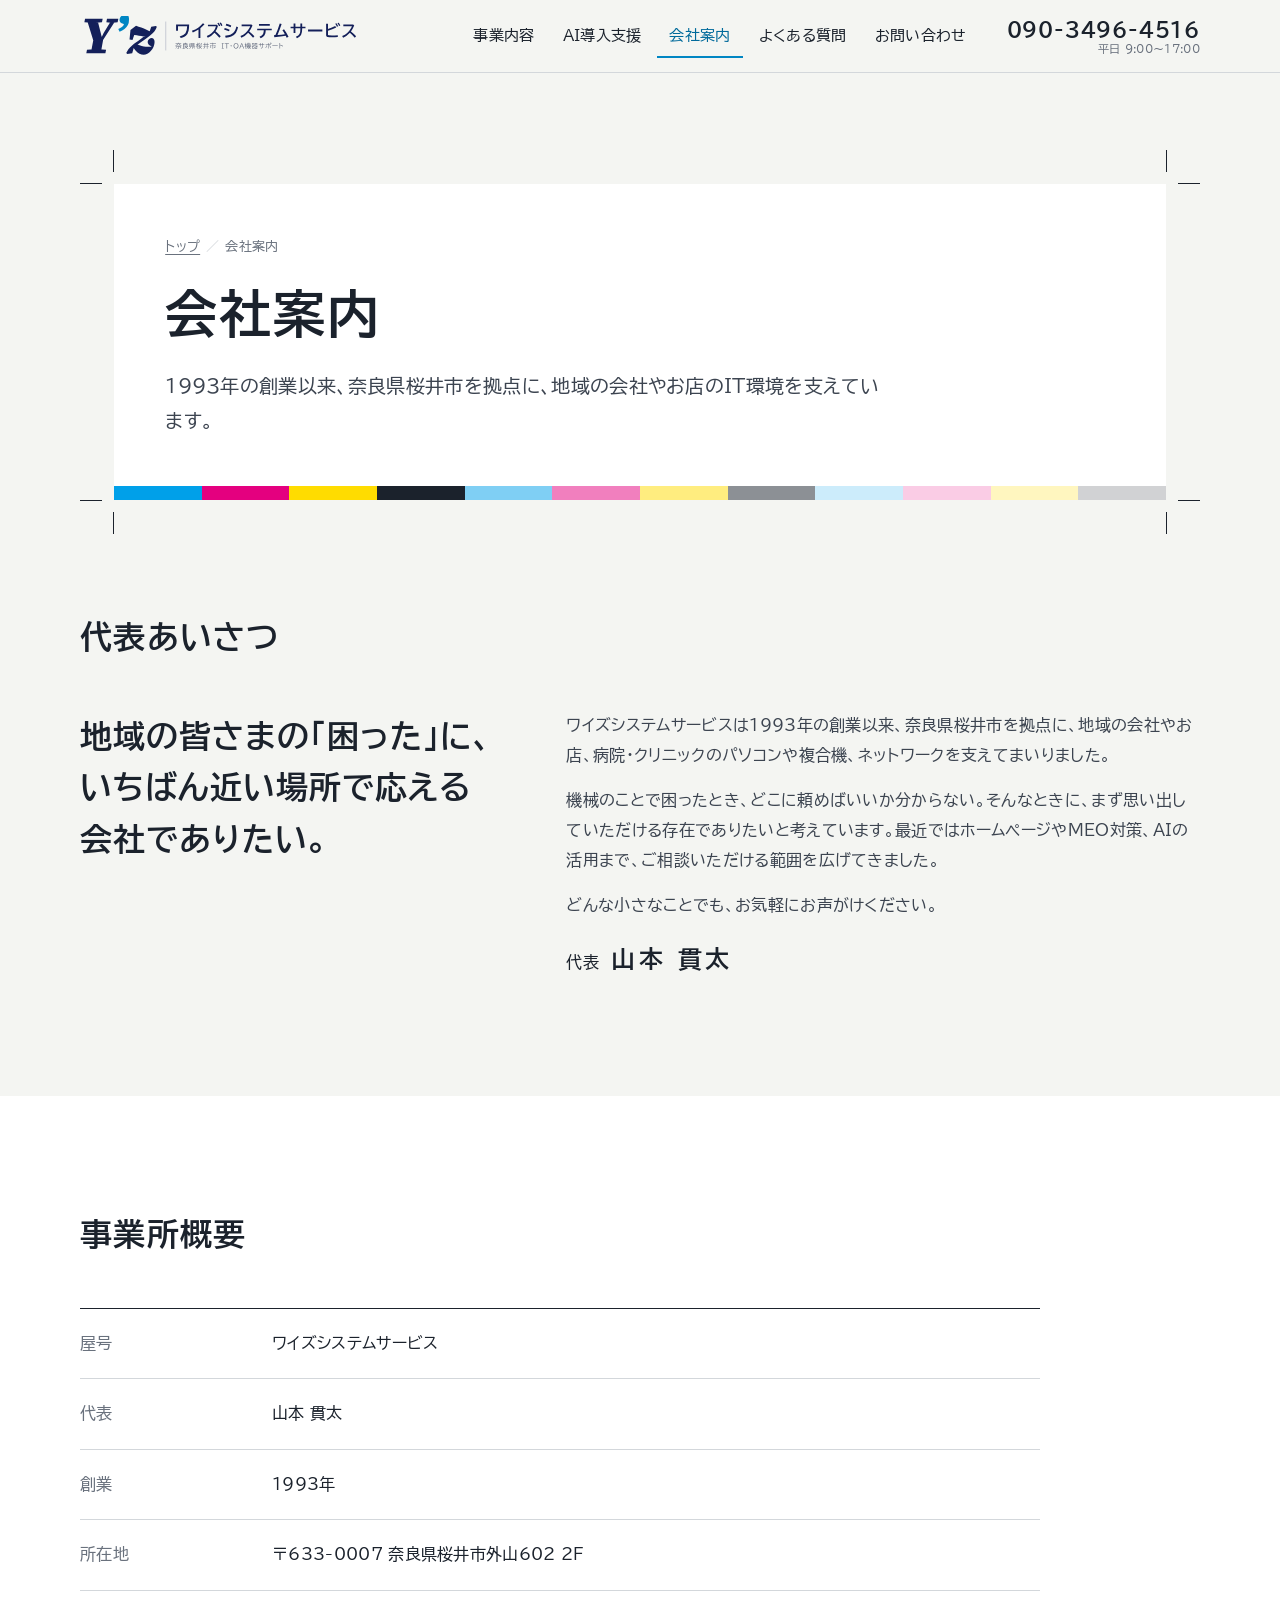
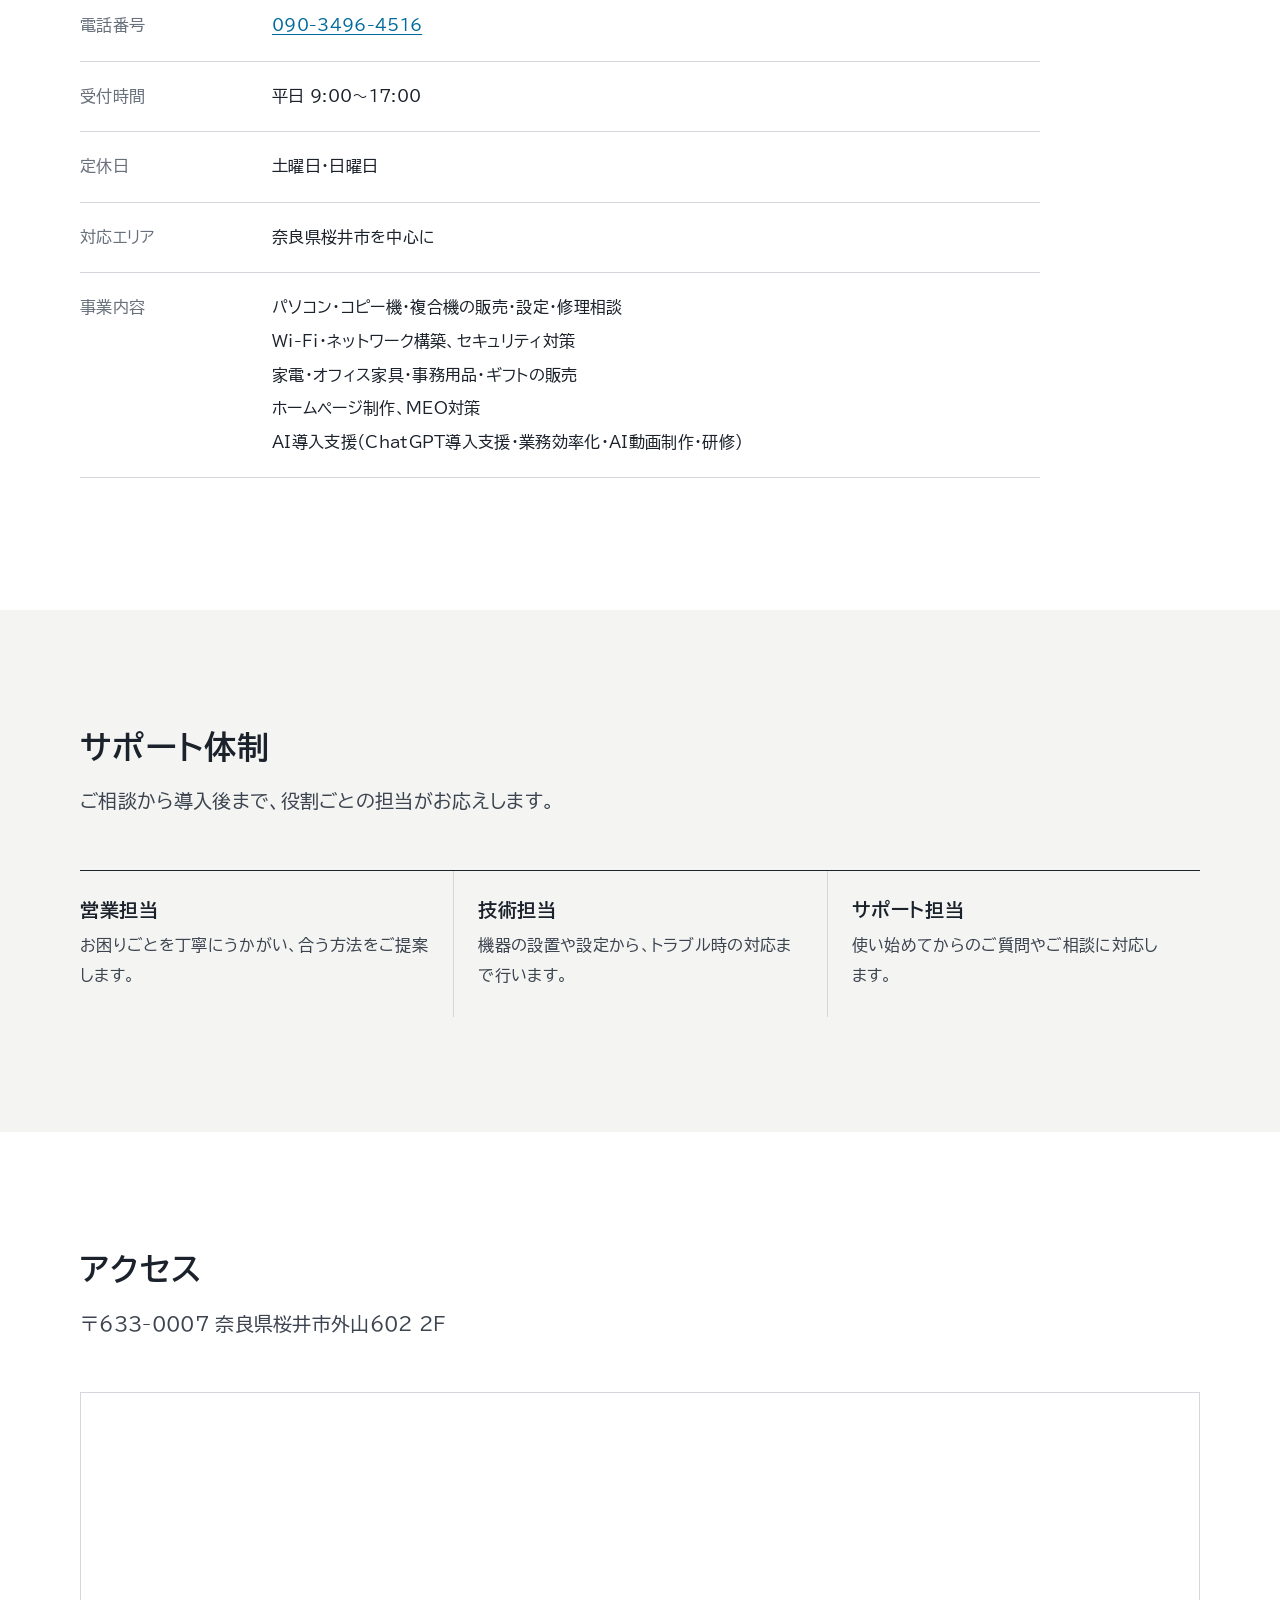
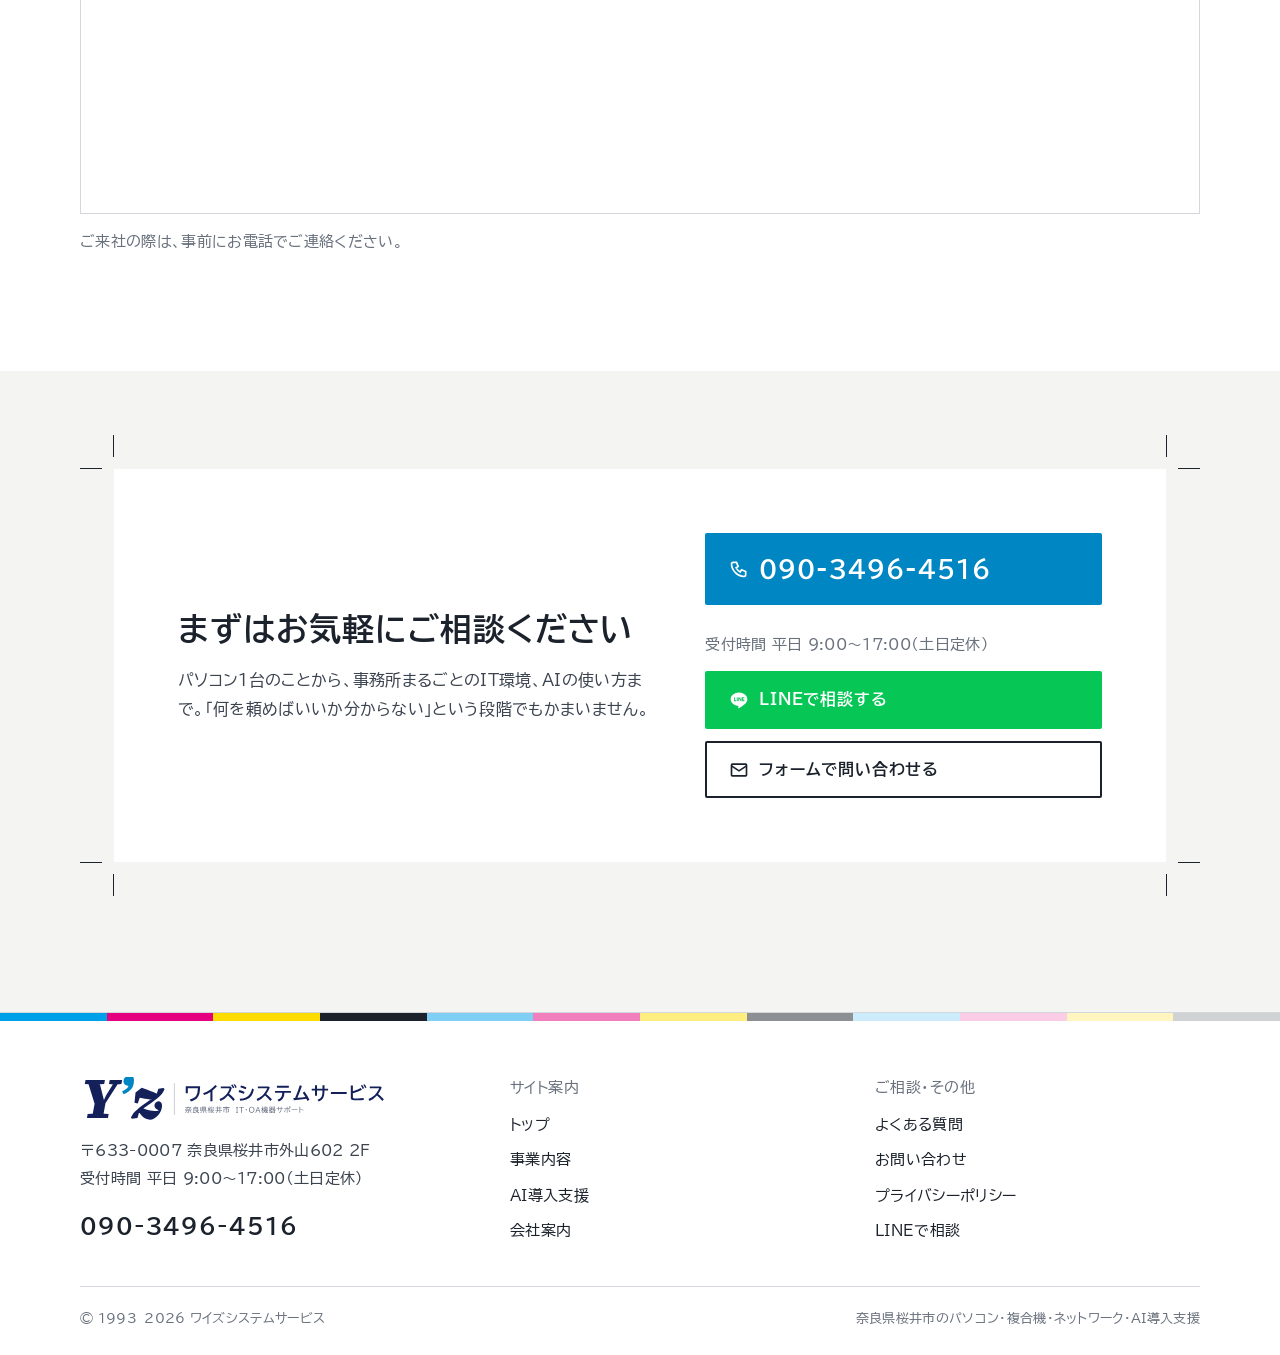
<file: company/index.html>
<!DOCTYPE html>
<html lang="ja">
<head>
<meta charset="UTF-8">
<meta name="viewport" content="width=device-width, initial-scale=1">
<title>会社案内・アクセス｜ワイズシステムサービス</title>
<meta name="description" content="ワイズシステムサービスの会社案内。代表あいさつ、事業所概要、サポート体制、アクセス。奈良県桜井市外山602。1993年創業。">
<link rel="canonical" href="https://www.yzsystemservice.com/company/">
<meta property="og:type" content="website">
<meta property="og:site_name" content="ワイズシステムサービス">
<meta property="og:title" content="会社案内・アクセス｜ワイズシステムサービス">
<meta property="og:description" content="ワイズシステムサービスの会社案内。代表あいさつ、事業所概要、サポート体制、アクセス。奈良県桜井市外山602。1993年創業。">
<meta property="og:url" content="https://www.yzsystemservice.com/company/">
<meta property="og:locale" content="ja_JP">
<meta property="og:image" content="https://www.yzsystemservice.com/assets/ogp.png">
<meta property="og:image:width" content="1200">
<meta property="og:image:height" content="630">
<meta property="og:image:alt" content="ワイズシステムサービス｜奈良県桜井市のIT・OA機器サポート">
<meta name="twitter:card" content="summary_large_image">
<meta name="theme-color" content="#F4F5F2">
<link rel="icon" href="/assets/favicon.svg" type="image/svg+xml">
<link rel="icon" href="/assets/favicon-32.png" sizes="32x32" type="image/png">
<link rel="apple-touch-icon" href="/assets/apple-touch-icon.png">
<link rel="preconnect" href="https://fonts.googleapis.com">
<link rel="preconnect" href="https://fonts.gstatic.com" crossorigin>
<link href="https://fonts.googleapis.com/css2?family=BIZ+UDPGothic:wght@400;700&display=swap" rel="stylesheet">
<link rel="stylesheet" href="/assets/site.css">
<script type="application/ld+json">{"@context": "https://schema.org", "@graph": [{"@type": "ProfessionalService", "@id": "https://www.yzsystemservice.com/#business", "name": "ワイズシステムサービス", "alternateName": "Y'z System Service", "url": "https://www.yzsystemservice.com/", "logo": "https://www.yzsystemservice.com/assets/logo-mark.svg", "image": "https://www.yzsystemservice.com/assets/ogp.png", "description": "奈良県桜井市のIT・OA機器サポート。パソコン・コピー機・複合機・Wi-Fi・セキュリティ、ホームページ制作・MEO対策、AI導入支援。", "telephone": "+81-90-3496-4516", "foundingDate": "1993", "founder": {"@type": "Person", "name": "山本 貫太"}, "address": {"@type": "PostalAddress", "postalCode": "633-0007", "addressRegion": "奈良県", "addressLocality": "桜井市", "streetAddress": "外山602 2F", "addressCountry": "JP"}, "geo": {"@type": "GeoCoordinates", "latitude": 34.5101118, "longitude": 135.8563772}, "hasMap": "https://www.google.com/maps/search/?api=1&query=%E3%83%AF%E3%82%A4%E3%82%BA%E3%82%B7%E3%82%B9%E3%83%86%E3%83%A0%E3%82%B5%E3%83%BC%E3%83%93%E3%82%B9&query_place_id=ChIJ3xZOtxjLBmARRO-3AjnMrqI", "openingHoursSpecification": [{"@type": "OpeningHoursSpecification", "dayOfWeek": ["Monday", "Tuesday", "Wednesday", "Thursday", "Friday"], "opens": "09:00", "closes": "17:00"}], "areaServed": [{"@type": "City", "name": "奈良県桜井市"}, {"@type": "AdministrativeArea", "name": "奈良県"}], "knowsAbout": ["パソコン販売・設定", "パソコン修理", "コピー機・複合機", "Wi-Fi・ネットワーク構築", "セキュリティ対策", "ホームページ制作", "MEO対策", "AI導入支援", "ChatGPT導入支援"]}, {"@type": "BreadcrumbList", "itemListElement": [{"@type": "ListItem", "position": 1, "name": "トップ", "item": "https://www.yzsystemservice.com/"}, {"@type": "ListItem", "position": 2, "name": "会社案内", "item": "https://www.yzsystemservice.com/company/"}]}]}</script>
</head>
<body>
<a class="skip-link" href="#main">本文へ移動</a>
<header class="site-header">
  <div class="wrap">
    <a class="brand" href="/"><img class="brand-logo" src="/assets/logo.svg" alt="ワイズシステムサービス（奈良県桜井市 IT・OA機器サポート）" width="249" height="40"></a>
    <button class="nav-toggle" type="button" aria-expanded="false" aria-controls="global-nav"><span class="nav-toggle-bars" aria-hidden="true"><span></span></span><span class="nav-toggle-label">メニュー</span></button>
    <nav class="global-nav" id="global-nav" aria-label="メインメニュー">
      <ul>
        <li><a href="/services/">事業内容</a></li><li><a href="/ai/">AI導入支援</a></li><li><a href="/company/" aria-current="page">会社案内</a></li><li><a href="/faq/">よくある質問</a></li><li><a href="/contact/">お問い合わせ</a></li>
      </ul>
    </nav>
    <a class="header-tel" href="tel:09034964516"><strong>090-3496-4516</strong><span>平日 9:00〜17:00</span></a>
  </div>
</header>
<main id="main">
<section class="page-head">
  <div class="wrap">
    <div class="page-head-sheet proof">
      <span class="trim trim-tl" aria-hidden="true"></span><span class="trim trim-tr" aria-hidden="true"></span><span class="trim trim-bl" aria-hidden="true"></span><span class="trim trim-br" aria-hidden="true"></span>
      <nav class="crumbs" aria-label="現在地"><ol><li><a href="/">トップ</a></li><li aria-current="page">会社案内</li></ol></nav>
      <h1>会社案内</h1>
      <p class="page-head-lead">1993年の創業以来、奈良県桜井市を拠点に、地域の会社やお店のIT環境を支えています。</p>
      <div class="colorbar" aria-hidden="true"><i></i><i></i><i></i><i></i><i></i><i></i><i></i><i></i><i></i><i></i><i></i><i></i></div>
    </div>
  </div>
</section>
<section class="section" aria-labelledby="msg-title">
  <div class="wrap">
    <div class="section-head"><h2 id="msg-title">代表あいさつ</h2></div>
    <div class="message">
      <blockquote><p>地域の皆さまの「困った」に、いちばん近い場所で応える会社でありたい。</p></blockquote>
      <div class="message-body">
        <p>ワイズシステムサービスは1993年の創業以来、奈良県桜井市を拠点に、地域の会社やお店、病院・クリニックのパソコンや複合機、ネットワークを支えてまいりました。</p>
        <p>機械のことで困ったとき、どこに頼めばいいか分からない。そんなときに、まず思い出していただける存在でありたいと考えています。最近ではホームページやMEO対策、AIの活用まで、ご相談いただける範囲を広げてきました。</p>
        <p>どんな小さなことでも、お気軽にお声がけください。</p>
        <p class="message-sign">代表<b>山本 貫太</b></p>
      </div>
    </div>
  </div>
</section>
<section class="section section-white" aria-labelledby="spec-title">
  <div class="wrap">
    <div class="section-head"><h2 id="spec-title">事業所概要</h2></div>
    <dl class="spec">
      <div class="spec-row"><dt>屋号</dt><dd>ワイズシステムサービス</dd></div>
      <div class="spec-row"><dt>代表</dt><dd>山本 貫太</dd></div>
      <div class="spec-row"><dt>創業</dt><dd>1993年</dd></div>
      <div class="spec-row"><dt>所在地</dt><dd>〒633-0007 奈良県桜井市外山602 2F</dd></div>
      <div class="spec-row"><dt>電話番号</dt><dd><a href="tel:09034964516">090-3496-4516</a></dd></div>
      <div class="spec-row"><dt>受付時間</dt><dd>平日 9:00〜17:00</dd></div>
      <div class="spec-row"><dt>定休日</dt><dd>土曜日・日曜日</dd></div>
      <div class="spec-row"><dt>対応エリア</dt><dd>奈良県桜井市を中心に</dd></div>
      <div class="spec-row"><dt>事業内容</dt><dd><ul><li>パソコン・コピー機・複合機の販売・設定・修理相談</li><li>Wi-Fi・ネットワーク構築、セキュリティ対策</li><li>家電・オフィス家具・事務用品・ギフトの販売</li><li>ホームページ制作、MEO対策</li><li>AI導入支援（ChatGPT導入支援・業務効率化・AI動画制作・研修）</li></ul></dd></div>
    </dl>
  </div>
</section>
<section class="section" aria-labelledby="team-title">
  <div class="wrap">
    <div class="section-head"><h2 id="team-title">サポート体制</h2><p>ご相談から導入後まで、役割ごとの担当がお応えします。</p></div>
    <ul class="team">
      <li><h3>営業担当</h3><p>お困りごとを丁寧にうかがい、合う方法をご提案します。</p></li>
      <li><h3>技術担当</h3><p>機器の設置や設定から、トラブル時の対応まで行います。</p></li>
      <li><h3>サポート担当</h3><p>使い始めてからのご質問やご相談に対応します。</p></li>
    </ul>
  </div>
</section>
<section class="section section-white" id="access" aria-labelledby="access-title">
  <div class="wrap">
    <div class="section-head"><h2 id="access-title">アクセス</h2><p>〒633-0007 奈良県桜井市外山602 2F</p></div>
    <div class="map-frame"><iframe title="ワイズシステムサービスの地図" src="https://maps.google.com/maps?q=%E5%A5%88%E8%89%AF%E7%9C%8C%E6%A1%9C%E4%BA%95%E5%B8%82%E5%A4%96%E5%B1%B1602&amp;hl=ja&amp;z=16&amp;output=embed" loading="lazy" referrerpolicy="no-referrer-when-downgrade"></iframe></div>
    <p class="access-note">ご来社の際は、事前にお電話でご連絡ください。</p>
  </div>
</section>
<section class="cta-band" aria-labelledby="cta-title">
  <div class="wrap">
    <div class="cta-sheet proof">
      <span class="trim trim-tl" aria-hidden="true"></span><span class="trim trim-tr" aria-hidden="true"></span><span class="trim trim-bl" aria-hidden="true"></span><span class="trim trim-br" aria-hidden="true"></span>
      <div>
        <h2 id="cta-title">まずはお気軽にご相談ください</h2>
        <p>パソコン1台のことから、事務所まるごとのIT環境、AIの使い方まで。「何を頼めばいいか分からない」という段階でもかまいません。</p>
      </div>
      <div class="cta-actions">
        <a class="btn btn-tel" href="tel:09034964516"><svg viewBox="0 0 24 24" fill="none" stroke="currentColor" stroke-width="2" aria-hidden="true"><path d="M5 4h4l2 5-2.5 1.5a11 11 0 0 0 5 5L15 13l5 2v4a2 2 0 0 1-2 2A16 16 0 0 1 3 6a2 2 0 0 1 2-2"/></svg><span class="cta-tel-num">090-3496-4516</span></a>
        <p class="cta-hours">受付時間 平日 9:00〜17:00（土日定休）</p>
        <a class="btn btn-line" href="https://lin.ee/uBUlFSY" target="_blank" rel="noopener"><svg viewBox="0 0 24 24" fill="currentColor" aria-hidden="true"><path d="M12 3C6.5 3 2 6.6 2 11c0 3.9 3.5 7.2 8.3 7.9.3.1.8.2.9.5.1.3.1.7 0 1l-.1.9c0 .3-.2 1 .9.5 1.1-.5 5.9-3.5 8-5.9C21.4 14.3 22 12.7 22 11c0-4.4-4.5-8-10-8Zm-3.6 10.4H6.5a.5.5 0 0 1-.5-.5V9.1a.5.5 0 0 1 1 0v3.3h1.4a.5.5 0 0 1 0 1Zm2-.5a.5.5 0 0 1-1 0V9.1a.5.5 0 0 1 1 0v3.8Zm4.6 0a.5.5 0 0 1-.9.3l-1.9-2.6v2.3a.5.5 0 0 1-1 0V9.1a.5.5 0 0 1 .9-.3l1.9 2.6V9.1a.5.5 0 0 1 1 0v3.8Zm3.1-2.4a.5.5 0 0 1 0 1h-1.4v.9h1.4a.5.5 0 0 1 0 1h-1.9a.5.5 0 0 1-.5-.5V9.1c0-.3.2-.5.5-.5h1.9a.5.5 0 0 1 0 1h-1.4v.9h1.4Z"/></svg>LINEで相談する</a>
        <a class="btn btn-ghost" href="/contact/"><svg viewBox="0 0 24 24" fill="none" stroke="currentColor" stroke-width="2" aria-hidden="true"><rect x="3" y="5" width="18" height="14" rx="1"/><path d="m3 7 9 6 9-6"/></svg>フォームで問い合わせる</a>
      </div>
    </div>
  </div>
</section>
</main>
<footer class="site-footer">
  <div class="colorbar" aria-hidden="true"><i></i><i></i><i></i><i></i><i></i><i></i><i></i><i></i><i></i><i></i><i></i><i></i></div>
  <div class="wrap">
    <div class="footer-main">
      <div class="footer-info">
        <a class="brand" href="/"><img class="brand-logo" src="/assets/logo.svg" alt="ワイズシステムサービス" width="249" height="40" loading="lazy"></a>
        <p>〒633-0007 奈良県桜井市外山602 2F<br>受付時間 平日 9:00〜17:00（土日定休）</p>
        <a class="footer-tel" href="tel:09034964516">090-3496-4516</a>
      </div>
      <nav class="footer-nav" aria-label="サイト案内">
        <h2>サイト案内</h2>
        <ul><li><a href="/">トップ</a></li><li><a href="/services/">事業内容</a></li><li><a href="/ai/">AI導入支援</a></li><li><a href="/company/">会社案内</a></li></ul>
      </nav>
      <nav class="footer-nav" aria-label="ご相談・その他">
        <h2>ご相談・その他</h2>
        <ul><li><a href="/faq/">よくある質問</a></li><li><a href="/contact/">お問い合わせ</a></li><li><a href="/privacy/">プライバシーポリシー</a></li><li><a href="https://lin.ee/uBUlFSY" target="_blank" rel="noopener">LINEで相談</a></li></ul>
      </nav>
    </div>
    <div class="footer-bottom">
      <span>© 1993–2026 ワイズシステムサービス</span>
      <span>奈良県桜井市のパソコン・複合機・ネットワーク・AI導入支援</span>
    </div>
  </div>
</footer>
<nav class="mobile-bar" aria-label="すぐに相談する">
  <a class="mb-tel" href="tel:09034964516"><svg viewBox="0 0 24 24" fill="none" stroke="currentColor" stroke-width="2" aria-hidden="true"><path d="M5 4h4l2 5-2.5 1.5a11 11 0 0 0 5 5L15 13l5 2v4a2 2 0 0 1-2 2A16 16 0 0 1 3 6a2 2 0 0 1 2-2"/></svg>電話する</a>
  <a class="mb-line" href="https://lin.ee/uBUlFSY" target="_blank" rel="noopener"><svg viewBox="0 0 24 24" fill="currentColor" aria-hidden="true"><path d="M12 3C6.5 3 2 6.6 2 11c0 3.9 3.5 7.2 8.3 7.9.3.1.8.2.9.5.1.3.1.7 0 1l-.1.9c0 .3-.2 1 .9.5 1.1-.5 5.9-3.5 8-5.9C21.4 14.3 22 12.7 22 11c0-4.4-4.5-8-10-8Zm-3.6 10.4H6.5a.5.5 0 0 1-.5-.5V9.1a.5.5 0 0 1 1 0v3.3h1.4a.5.5 0 0 1 0 1Zm2-.5a.5.5 0 0 1-1 0V9.1a.5.5 0 0 1 1 0v3.8Zm4.6 0a.5.5 0 0 1-.9.3l-1.9-2.6v2.3a.5.5 0 0 1-1 0V9.1a.5.5 0 0 1 .9-.3l1.9 2.6V9.1a.5.5 0 0 1 1 0v3.8Zm3.1-2.4a.5.5 0 0 1 0 1h-1.4v.9h1.4a.5.5 0 0 1 0 1h-1.9a.5.5 0 0 1-.5-.5V9.1c0-.3.2-.5.5-.5h1.9a.5.5 0 0 1 0 1h-1.4v.9h1.4Z"/></svg>LINE</a>
  <a class="mb-form" href="/contact/"><svg viewBox="0 0 24 24" fill="none" stroke="currentColor" stroke-width="2" aria-hidden="true"><rect x="3" y="5" width="18" height="14" rx="1"/><path d="m3 7 9 6 9-6"/></svg>フォーム</a>
</nav>
<script src="/assets/site.js" defer></script>
</body>
</html>
</file>
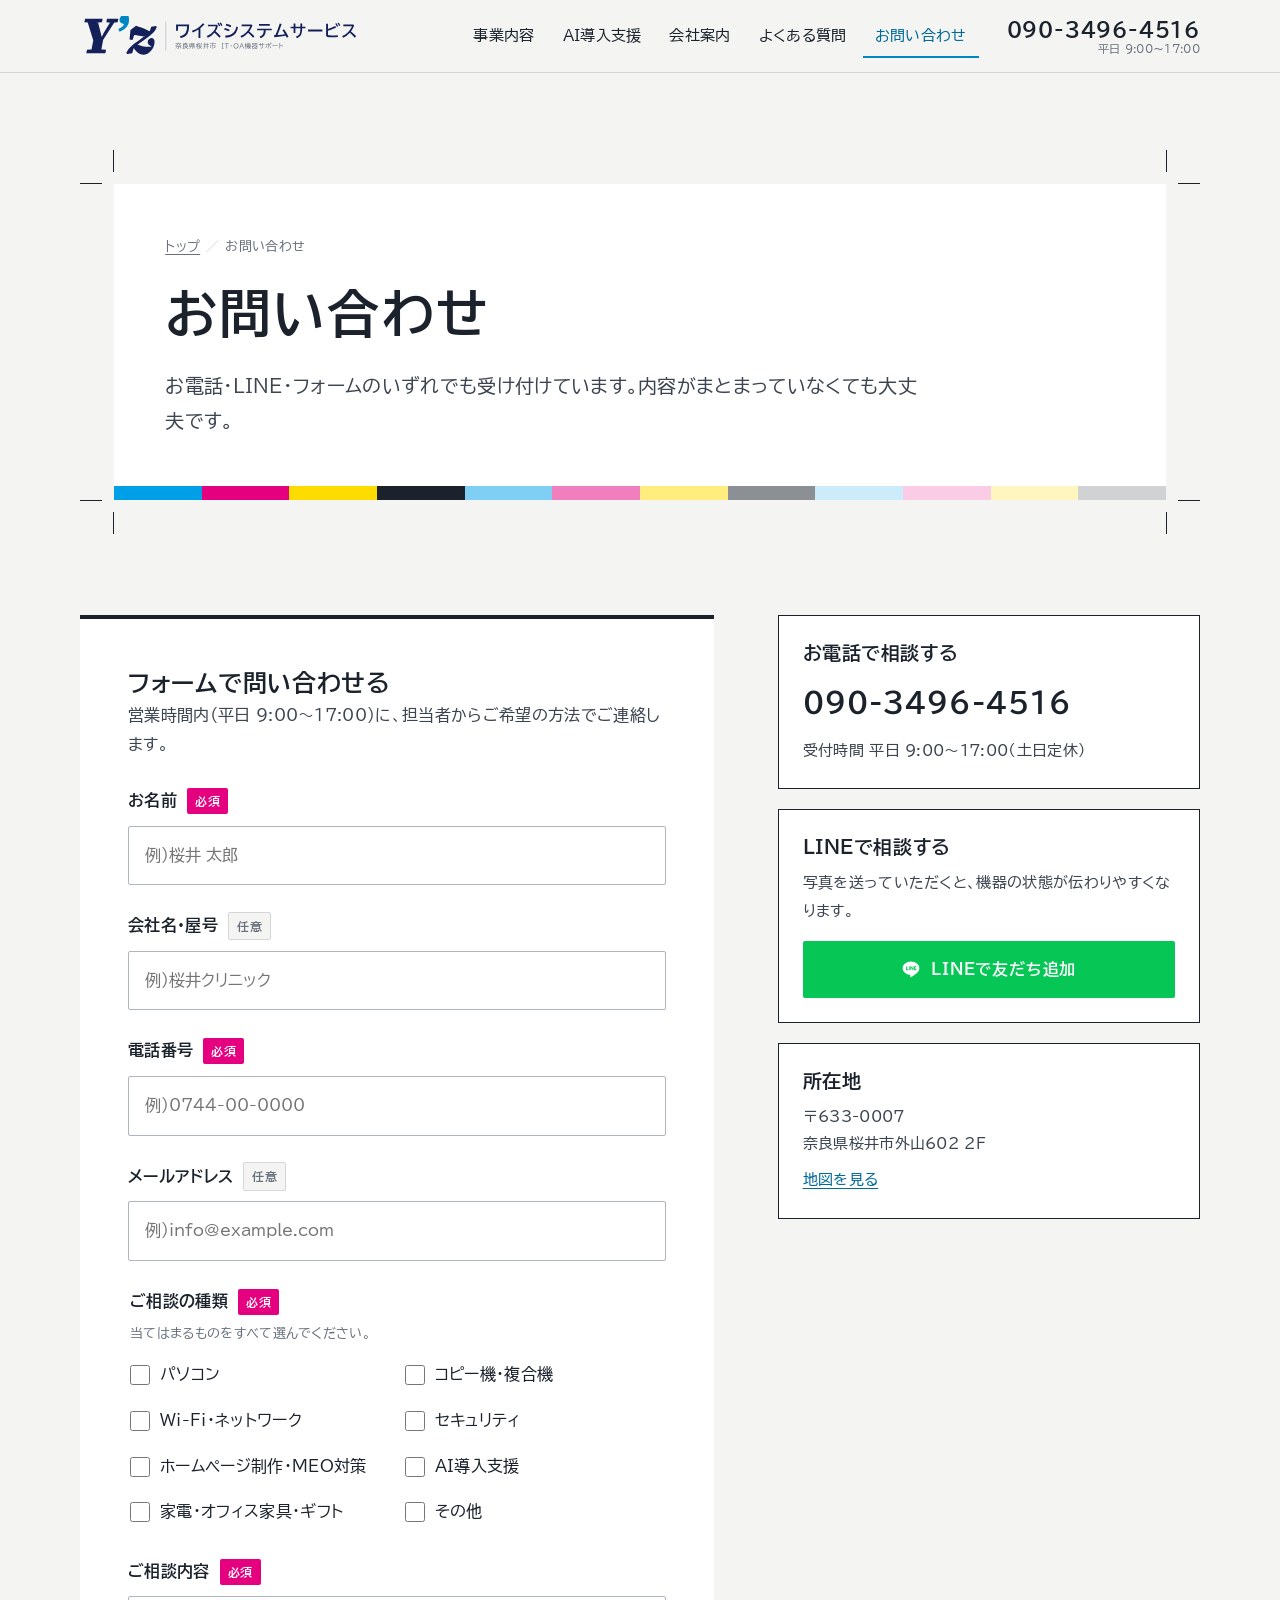
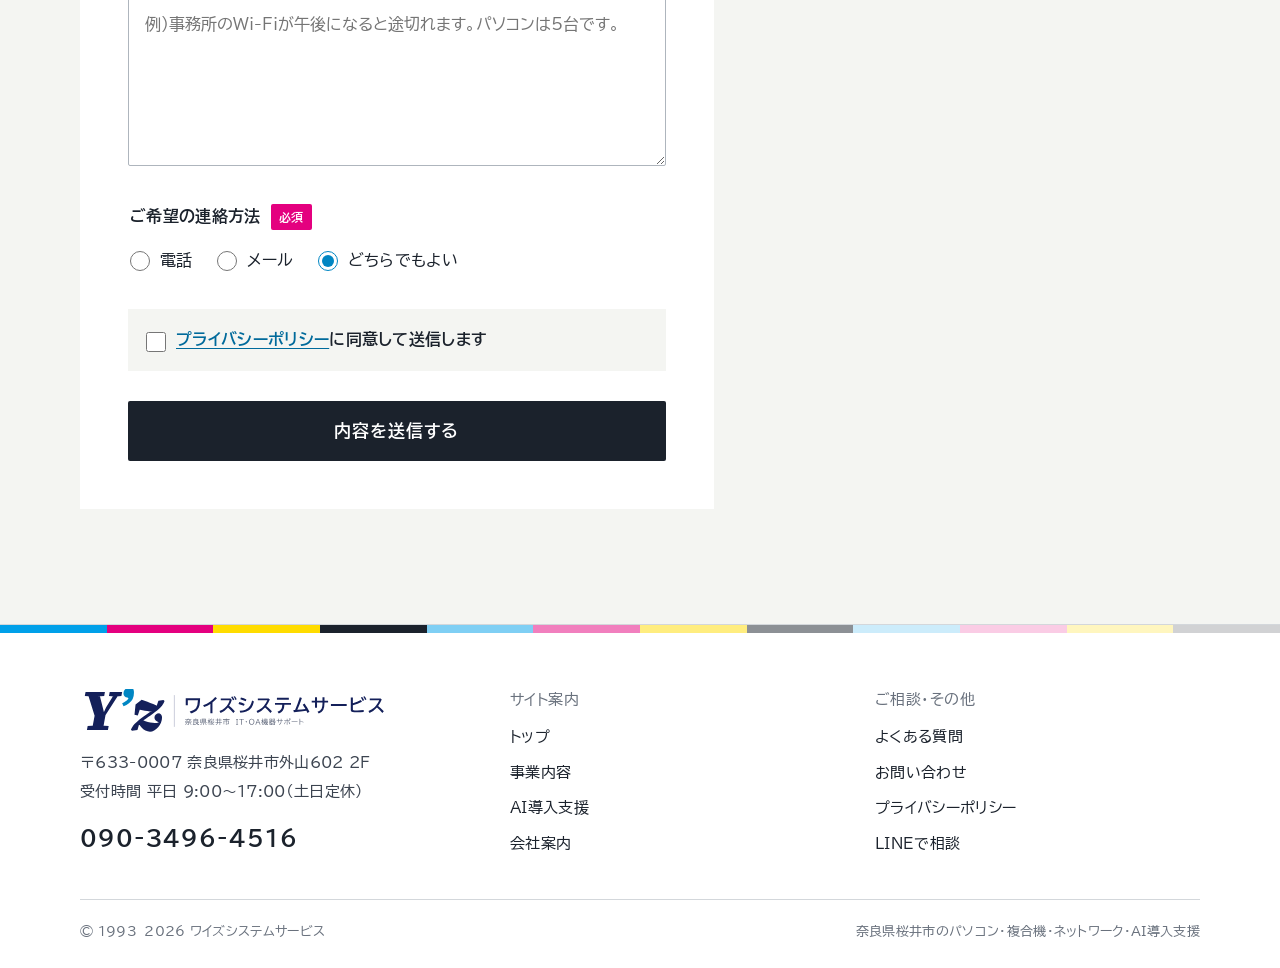
<file: contact/index.html>
<!DOCTYPE html>
<html lang="ja">
<head>
<meta charset="UTF-8">
<meta name="viewport" content="width=device-width, initial-scale=1">
<title>お問い合わせ｜ワイズシステムサービス</title>
<meta name="description" content="ワイズシステムサービスへのお問い合わせ。お電話（090-3496-4516）、LINE、フォームで受け付けています。受付時間は平日9:00〜17:00。">
<link rel="canonical" href="https://www.yzsystemservice.com/contact/">
<meta property="og:type" content="website">
<meta property="og:site_name" content="ワイズシステムサービス">
<meta property="og:title" content="お問い合わせ｜ワイズシステムサービス">
<meta property="og:description" content="ワイズシステムサービスへのお問い合わせ。お電話（090-3496-4516）、LINE、フォームで受け付けています。受付時間は平日9:00〜17:00。">
<meta property="og:url" content="https://www.yzsystemservice.com/contact/">
<meta property="og:locale" content="ja_JP">
<meta property="og:image" content="https://www.yzsystemservice.com/assets/ogp.png">
<meta property="og:image:width" content="1200">
<meta property="og:image:height" content="630">
<meta property="og:image:alt" content="ワイズシステムサービス｜奈良県桜井市のIT・OA機器サポート">
<meta name="twitter:card" content="summary_large_image">
<meta name="theme-color" content="#F4F5F2">
<link rel="icon" href="/assets/favicon.svg" type="image/svg+xml">
<link rel="icon" href="/assets/favicon-32.png" sizes="32x32" type="image/png">
<link rel="apple-touch-icon" href="/assets/apple-touch-icon.png">
<link rel="preconnect" href="https://fonts.googleapis.com">
<link rel="preconnect" href="https://fonts.gstatic.com" crossorigin>
<link href="https://fonts.googleapis.com/css2?family=BIZ+UDPGothic:wght@400;700&display=swap" rel="stylesheet">
<link rel="stylesheet" href="/assets/site.css">
<script type="application/ld+json">{"@context": "https://schema.org", "@graph": [{"@type": "ProfessionalService", "@id": "https://www.yzsystemservice.com/#business", "name": "ワイズシステムサービス", "alternateName": "Y'z System Service", "url": "https://www.yzsystemservice.com/", "logo": "https://www.yzsystemservice.com/assets/logo-mark.svg", "image": "https://www.yzsystemservice.com/assets/ogp.png", "description": "奈良県桜井市のIT・OA機器サポート。パソコン・コピー機・複合機・Wi-Fi・セキュリティ、ホームページ制作・MEO対策、AI導入支援。", "telephone": "+81-90-3496-4516", "foundingDate": "1993", "founder": {"@type": "Person", "name": "山本 貫太"}, "address": {"@type": "PostalAddress", "postalCode": "633-0007", "addressRegion": "奈良県", "addressLocality": "桜井市", "streetAddress": "外山602 2F", "addressCountry": "JP"}, "geo": {"@type": "GeoCoordinates", "latitude": 34.5101118, "longitude": 135.8563772}, "hasMap": "https://www.google.com/maps/search/?api=1&query=%E3%83%AF%E3%82%A4%E3%82%BA%E3%82%B7%E3%82%B9%E3%83%86%E3%83%A0%E3%82%B5%E3%83%BC%E3%83%93%E3%82%B9&query_place_id=ChIJ3xZOtxjLBmARRO-3AjnMrqI", "openingHoursSpecification": [{"@type": "OpeningHoursSpecification", "dayOfWeek": ["Monday", "Tuesday", "Wednesday", "Thursday", "Friday"], "opens": "09:00", "closes": "17:00"}], "areaServed": [{"@type": "City", "name": "奈良県桜井市"}, {"@type": "AdministrativeArea", "name": "奈良県"}], "knowsAbout": ["パソコン販売・設定", "パソコン修理", "コピー機・複合機", "Wi-Fi・ネットワーク構築", "セキュリティ対策", "ホームページ制作", "MEO対策", "AI導入支援", "ChatGPT導入支援"]}, {"@type": "BreadcrumbList", "itemListElement": [{"@type": "ListItem", "position": 1, "name": "トップ", "item": "https://www.yzsystemservice.com/"}, {"@type": "ListItem", "position": 2, "name": "お問い合わせ", "item": "https://www.yzsystemservice.com/contact/"}]}]}</script>
</head>
<body>
<a class="skip-link" href="#main">本文へ移動</a>
<header class="site-header">
  <div class="wrap">
    <a class="brand" href="/"><img class="brand-logo" src="/assets/logo.svg" alt="ワイズシステムサービス（奈良県桜井市 IT・OA機器サポート）" width="249" height="40"></a>
    <button class="nav-toggle" type="button" aria-expanded="false" aria-controls="global-nav"><span class="nav-toggle-bars" aria-hidden="true"><span></span></span><span class="nav-toggle-label">メニュー</span></button>
    <nav class="global-nav" id="global-nav" aria-label="メインメニュー">
      <ul>
        <li><a href="/services/">事業内容</a></li><li><a href="/ai/">AI導入支援</a></li><li><a href="/company/">会社案内</a></li><li><a href="/faq/">よくある質問</a></li><li><a href="/contact/" aria-current="page">お問い合わせ</a></li>
      </ul>
    </nav>
    <a class="header-tel" href="tel:09034964516"><strong>090-3496-4516</strong><span>平日 9:00〜17:00</span></a>
  </div>
</header>
<main id="main">
<section class="page-head">
  <div class="wrap">
    <div class="page-head-sheet proof">
      <span class="trim trim-tl" aria-hidden="true"></span><span class="trim trim-tr" aria-hidden="true"></span><span class="trim trim-bl" aria-hidden="true"></span><span class="trim trim-br" aria-hidden="true"></span>
      <nav class="crumbs" aria-label="現在地"><ol><li><a href="/">トップ</a></li><li aria-current="page">お問い合わせ</li></ol></nav>
      <h1>お問い合わせ</h1>
      <p class="page-head-lead">お電話・LINE・フォームのいずれでも受け付けています。内容がまとまっていなくても大丈夫です。</p>
      <div class="colorbar" aria-hidden="true"><i></i><i></i><i></i><i></i><i></i><i></i><i></i><i></i><i></i><i></i><i></i><i></i></div>
    </div>
  </div>
</section>
<section class="section">
  <div class="wrap contact-layout">
    <div class="form-sheet">
      <form id="contact-form" novalidate>
        <h2>フォームで問い合わせる</h2>
        <p>営業時間内（平日 9:00〜17:00）に、担当者からご希望の方法でご連絡します。</p>
        <div class="field" data-required>
          <label for="f-name">お名前 <span class="req">必須</span></label>
          <input id="f-name" type="text" name="entry.1814344737" autocomplete="name" placeholder="例）桜井 太郎">
          <p class="field-error">お名前を入力してください。</p>
        </div>
        <div class="field">
          <label for="f-company">会社名・屋号 <span class="opt">任意</span></label>
          <input id="f-company" type="text" name="entry.1748471870" autocomplete="organization" placeholder="例）桜井クリニック">
        </div>
        <div class="field" data-required>
          <label for="f-tel">電話番号 <span class="req">必須</span></label>
          <input id="f-tel" type="tel" name="entry.1594859267" autocomplete="tel" inputmode="tel" placeholder="例）0744-00-0000">
          <p class="field-error">電話番号を入力してください（ハイフンはあってもなくてもかまいません）。</p>
        </div>
        <div class="field">
          <label for="f-email">メールアドレス <span class="opt">任意</span></label>
          <input id="f-email" type="email" name="entry.136685621" autocomplete="email" inputmode="email" placeholder="例）info@example.com">
          <p class="field-error">メールアドレスの形式を確認してください。</p>
        </div>
        <fieldset class="field" data-required>
          <legend>ご相談の種類 <span class="req">必須</span></legend>
          <p class="field-hint" style="margin:-4px 0 10px">当てはまるものをすべて選んでください。</p>
          <div class="choices"><label class="choice"><input type="checkbox" name="entry.563151234" value="パソコン">パソコン</label><label class="choice"><input type="checkbox" name="entry.563151234" value="コピー機・複合機">コピー機・複合機</label><label class="choice"><input type="checkbox" name="entry.563151234" value="Wi-Fi・ネットワーク">Wi-Fi・ネットワーク</label><label class="choice"><input type="checkbox" name="entry.563151234" value="セキュリティ">セキュリティ</label><label class="choice"><input type="checkbox" name="entry.563151234" value="ホームページ制作・MEO対策">ホームページ制作・MEO対策</label><label class="choice"><input type="checkbox" name="entry.563151234" value="AI導入支援">AI導入支援</label><label class="choice"><input type="checkbox" name="entry.563151234" value="家電・オフィス家具・ギフト">家電・オフィス家具・ギフト</label><label class="choice"><input type="checkbox" name="entry.563151234" value="その他">その他</label></div>
          <p class="field-error">ご相談の種類を1つ以上選んでください。</p>
        </fieldset>
        <div class="field" data-required>
          <label for="f-body">ご相談内容 <span class="req">必須</span></label>
          <textarea id="f-body" name="entry.1730031370" placeholder="例）事務所のWi-Fiが午後になると途切れます。パソコンは5台です。"></textarea>
          <p class="field-error">ご相談内容を入力してください。</p>
        </div>
        <fieldset class="field" data-required>
          <legend>ご希望の連絡方法 <span class="req">必須</span></legend>
          <div class="choices inline"><label class="choice"><input type="radio" name="entry.1938041752" value="電話">電話</label><label class="choice"><input type="radio" name="entry.1938041752" value="メール">メール</label><label class="choice"><input type="radio" name="entry.1938041752" value="どちらでもよい" checked>どちらでもよい</label></div>
          <p class="field-error">ご希望の連絡方法を選んでください。</p>
        </fieldset>
        <div class="field consent" data-required>
          <label class="choice" style="margin:0"><input type="checkbox" id="f-consent"><span><a href="/privacy/" target="_blank" rel="noopener">プライバシーポリシー</a>に同意して送信します</span></label>
          <p class="field-error">プライバシーポリシーへの同意が必要です。</p>
        </div>
        <p class="form-error" id="form-error" role="alert"></p>
        <div class="form-submit"><button class="btn" type="submit">内容を送信する</button></div>
      </form>
      <div class="form-done" id="form-done" aria-live="polite">
        <h2>送信しました</h2>
        <p>お問い合わせありがとうございます。内容を確認のうえ、営業時間内（平日 9:00〜17:00）に担当者からご連絡します。</p>
        <p>お急ぎの場合は、お電話（<a href="tel:09034964516">090-3496-4516</a>）でもお気軽にどうぞ。</p>
        <p style="margin-top:24px"><a class="text-link" href="/">トップページへ戻る</a></p>
      </div>
    </div>
    <aside class="contact-side" aria-label="フォーム以外のご相談方法">
      <div class="side-box">
        <h2>お電話で相談する</h2>
        <a class="side-tel" href="tel:09034964516">090-3496-4516</a>
        <p>受付時間 平日 9:00〜17:00（土日定休）</p>
      </div>
      <div class="side-box">
        <h2>LINEで相談する</h2>
        <p>写真を送っていただくと、機器の状態が伝わりやすくなります。</p>
        <a class="btn btn-line" href="https://lin.ee/uBUlFSY" target="_blank" rel="noopener"><svg viewBox="0 0 24 24" fill="currentColor" aria-hidden="true"><path d="M12 3C6.5 3 2 6.6 2 11c0 3.9 3.5 7.2 8.3 7.9.3.1.8.2.9.5.1.3.1.7 0 1l-.1.9c0 .3-.2 1 .9.5 1.1-.5 5.9-3.5 8-5.9C21.4 14.3 22 12.7 22 11c0-4.4-4.5-8-10-8Zm-3.6 10.4H6.5a.5.5 0 0 1-.5-.5V9.1a.5.5 0 0 1 1 0v3.3h1.4a.5.5 0 0 1 0 1Zm2-.5a.5.5 0 0 1-1 0V9.1a.5.5 0 0 1 1 0v3.8Zm4.6 0a.5.5 0 0 1-.9.3l-1.9-2.6v2.3a.5.5 0 0 1-1 0V9.1a.5.5 0 0 1 .9-.3l1.9 2.6V9.1a.5.5 0 0 1 1 0v3.8Zm3.1-2.4a.5.5 0 0 1 0 1h-1.4v.9h1.4a.5.5 0 0 1 0 1h-1.9a.5.5 0 0 1-.5-.5V9.1c0-.3.2-.5.5-.5h1.9a.5.5 0 0 1 0 1h-1.4v.9h1.4Z"/></svg>LINEで友だち追加</a>
      </div>
      <div class="side-box">
        <h2>所在地</h2>
        <p>〒633-0007<br>奈良県桜井市外山602 2F</p>
        <p><a href="/company/#access">地図を見る</a></p>
      </div>
    </aside>
  </div>
</section>
</main>
<footer class="site-footer">
  <div class="colorbar" aria-hidden="true"><i></i><i></i><i></i><i></i><i></i><i></i><i></i><i></i><i></i><i></i><i></i><i></i></div>
  <div class="wrap">
    <div class="footer-main">
      <div class="footer-info">
        <a class="brand" href="/"><img class="brand-logo" src="/assets/logo.svg" alt="ワイズシステムサービス" width="249" height="40" loading="lazy"></a>
        <p>〒633-0007 奈良県桜井市外山602 2F<br>受付時間 平日 9:00〜17:00（土日定休）</p>
        <a class="footer-tel" href="tel:09034964516">090-3496-4516</a>
      </div>
      <nav class="footer-nav" aria-label="サイト案内">
        <h2>サイト案内</h2>
        <ul><li><a href="/">トップ</a></li><li><a href="/services/">事業内容</a></li><li><a href="/ai/">AI導入支援</a></li><li><a href="/company/">会社案内</a></li></ul>
      </nav>
      <nav class="footer-nav" aria-label="ご相談・その他">
        <h2>ご相談・その他</h2>
        <ul><li><a href="/faq/">よくある質問</a></li><li><a href="/contact/">お問い合わせ</a></li><li><a href="/privacy/">プライバシーポリシー</a></li><li><a href="https://lin.ee/uBUlFSY" target="_blank" rel="noopener">LINEで相談</a></li></ul>
      </nav>
    </div>
    <div class="footer-bottom">
      <span>© 1993–2026 ワイズシステムサービス</span>
      <span>奈良県桜井市のパソコン・複合機・ネットワーク・AI導入支援</span>
    </div>
  </div>
</footer>
<nav class="mobile-bar" aria-label="すぐに相談する">
  <a class="mb-tel" href="tel:09034964516"><svg viewBox="0 0 24 24" fill="none" stroke="currentColor" stroke-width="2" aria-hidden="true"><path d="M5 4h4l2 5-2.5 1.5a11 11 0 0 0 5 5L15 13l5 2v4a2 2 0 0 1-2 2A16 16 0 0 1 3 6a2 2 0 0 1 2-2"/></svg>電話する</a>
  <a class="mb-line" href="https://lin.ee/uBUlFSY" target="_blank" rel="noopener"><svg viewBox="0 0 24 24" fill="currentColor" aria-hidden="true"><path d="M12 3C6.5 3 2 6.6 2 11c0 3.9 3.5 7.2 8.3 7.9.3.1.8.2.9.5.1.3.1.7 0 1l-.1.9c0 .3-.2 1 .9.5 1.1-.5 5.9-3.5 8-5.9C21.4 14.3 22 12.7 22 11c0-4.4-4.5-8-10-8Zm-3.6 10.4H6.5a.5.5 0 0 1-.5-.5V9.1a.5.5 0 0 1 1 0v3.3h1.4a.5.5 0 0 1 0 1Zm2-.5a.5.5 0 0 1-1 0V9.1a.5.5 0 0 1 1 0v3.8Zm4.6 0a.5.5 0 0 1-.9.3l-1.9-2.6v2.3a.5.5 0 0 1-1 0V9.1a.5.5 0 0 1 .9-.3l1.9 2.6V9.1a.5.5 0 0 1 1 0v3.8Zm3.1-2.4a.5.5 0 0 1 0 1h-1.4v.9h1.4a.5.5 0 0 1 0 1h-1.9a.5.5 0 0 1-.5-.5V9.1c0-.3.2-.5.5-.5h1.9a.5.5 0 0 1 0 1h-1.4v.9h1.4Z"/></svg>LINE</a>
  <a class="mb-form" href="/contact/"><svg viewBox="0 0 24 24" fill="none" stroke="currentColor" stroke-width="2" aria-hidden="true"><rect x="3" y="5" width="18" height="14" rx="1"/><path d="m3 7 9 6 9-6"/></svg>フォーム</a>
</nav>
<script src="/assets/site.js" defer></script>
</body>
</html>
</file>
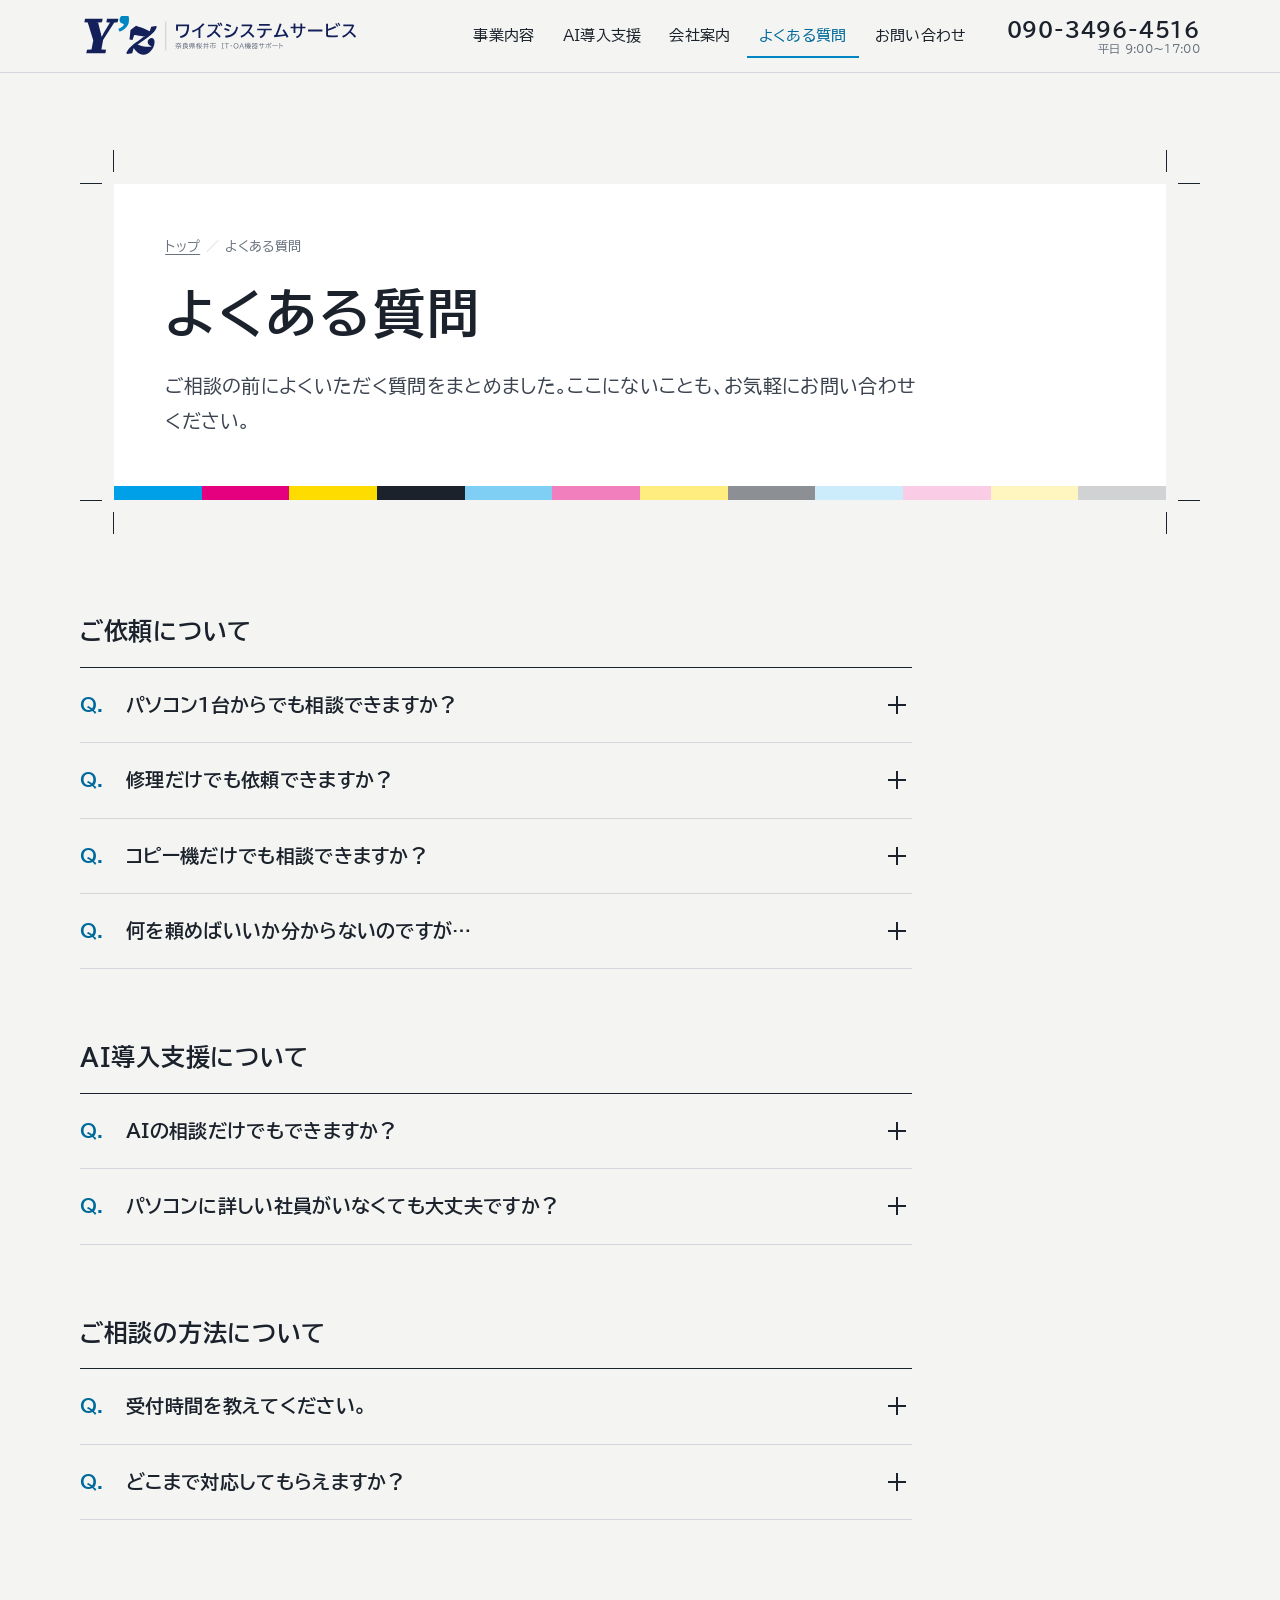
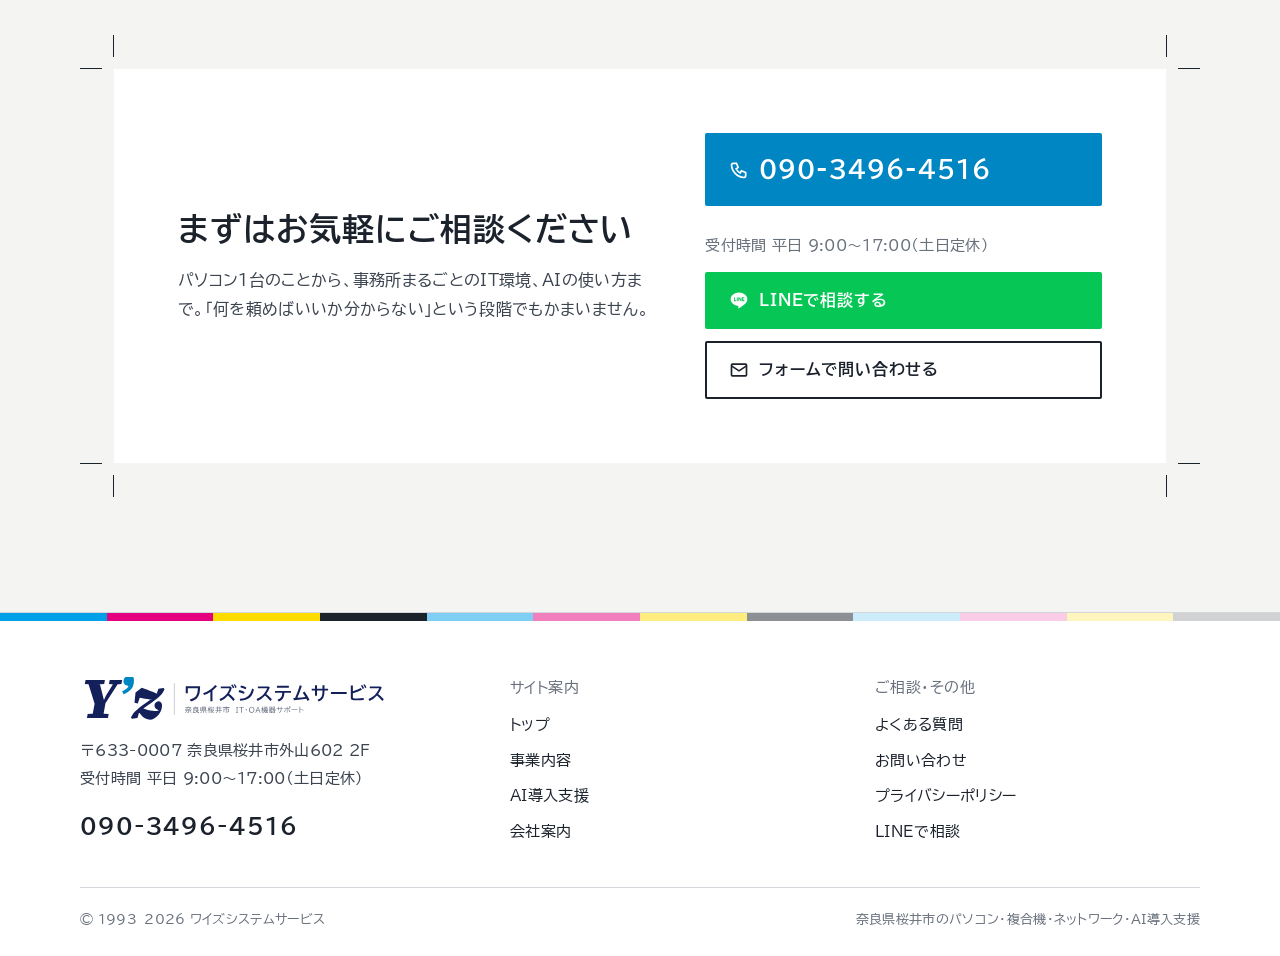
<file: faq/index.html>
<!DOCTYPE html>
<html lang="ja">
<head>
<meta charset="UTF-8">
<meta name="viewport" content="width=device-width, initial-scale=1">
<title>よくある質問｜ワイズシステムサービス</title>
<meta name="description" content="ワイズシステムサービスへのよくある質問。パソコン1台からの相談、修理のみの依頼、コピー機の相談、AI導入支援、受付時間など。">
<link rel="canonical" href="https://www.yzsystemservice.com/faq/">
<meta property="og:type" content="website">
<meta property="og:site_name" content="ワイズシステムサービス">
<meta property="og:title" content="よくある質問｜ワイズシステムサービス">
<meta property="og:description" content="ワイズシステムサービスへのよくある質問。パソコン1台からの相談、修理のみの依頼、コピー機の相談、AI導入支援、受付時間など。">
<meta property="og:url" content="https://www.yzsystemservice.com/faq/">
<meta property="og:locale" content="ja_JP">
<meta property="og:image" content="https://www.yzsystemservice.com/assets/ogp.png">
<meta property="og:image:width" content="1200">
<meta property="og:image:height" content="630">
<meta property="og:image:alt" content="ワイズシステムサービス｜奈良県桜井市のIT・OA機器サポート">
<meta name="twitter:card" content="summary_large_image">
<meta name="theme-color" content="#F4F5F2">
<link rel="icon" href="/assets/favicon.svg" type="image/svg+xml">
<link rel="icon" href="/assets/favicon-32.png" sizes="32x32" type="image/png">
<link rel="apple-touch-icon" href="/assets/apple-touch-icon.png">
<link rel="preconnect" href="https://fonts.googleapis.com">
<link rel="preconnect" href="https://fonts.gstatic.com" crossorigin>
<link href="https://fonts.googleapis.com/css2?family=BIZ+UDPGothic:wght@400;700&display=swap" rel="stylesheet">
<link rel="stylesheet" href="/assets/site.css">
<script type="application/ld+json">{"@context": "https://schema.org", "@graph": [{"@type": "ProfessionalService", "@id": "https://www.yzsystemservice.com/#business", "name": "ワイズシステムサービス", "alternateName": "Y'z System Service", "url": "https://www.yzsystemservice.com/", "logo": "https://www.yzsystemservice.com/assets/logo-mark.svg", "image": "https://www.yzsystemservice.com/assets/ogp.png", "description": "奈良県桜井市のIT・OA機器サポート。パソコン・コピー機・複合機・Wi-Fi・セキュリティ、ホームページ制作・MEO対策、AI導入支援。", "telephone": "+81-90-3496-4516", "foundingDate": "1993", "founder": {"@type": "Person", "name": "山本 貫太"}, "address": {"@type": "PostalAddress", "postalCode": "633-0007", "addressRegion": "奈良県", "addressLocality": "桜井市", "streetAddress": "外山602 2F", "addressCountry": "JP"}, "geo": {"@type": "GeoCoordinates", "latitude": 34.5101118, "longitude": 135.8563772}, "hasMap": "https://www.google.com/maps/search/?api=1&query=%E3%83%AF%E3%82%A4%E3%82%BA%E3%82%B7%E3%82%B9%E3%83%86%E3%83%A0%E3%82%B5%E3%83%BC%E3%83%93%E3%82%B9&query_place_id=ChIJ3xZOtxjLBmARRO-3AjnMrqI", "openingHoursSpecification": [{"@type": "OpeningHoursSpecification", "dayOfWeek": ["Monday", "Tuesday", "Wednesday", "Thursday", "Friday"], "opens": "09:00", "closes": "17:00"}], "areaServed": [{"@type": "City", "name": "奈良県桜井市"}, {"@type": "AdministrativeArea", "name": "奈良県"}], "knowsAbout": ["パソコン販売・設定", "パソコン修理", "コピー機・複合機", "Wi-Fi・ネットワーク構築", "セキュリティ対策", "ホームページ制作", "MEO対策", "AI導入支援", "ChatGPT導入支援"]}, {"@type": "BreadcrumbList", "itemListElement": [{"@type": "ListItem", "position": 1, "name": "トップ", "item": "https://www.yzsystemservice.com/"}, {"@type": "ListItem", "position": 2, "name": "よくある質問", "item": "https://www.yzsystemservice.com/faq/"}]}, {"@type": "FAQPage", "mainEntity": [{"@type": "Question", "name": "パソコン1台からでも相談できますか？", "acceptedAnswer": {"@type": "Answer", "text": "はい、大丈夫です。1台からのご相談もお受けしています。"}}, {"@type": "Question", "name": "修理だけでも依頼できますか？", "acceptedAnswer": {"@type": "Answer", "text": "はい、修理のみのご依頼もお受けしています。まずは症状をお聞かせください。"}}, {"@type": "Question", "name": "コピー機だけでも相談できますか？", "acceptedAnswer": {"@type": "Answer", "text": "はい、コピー機・複合機だけのご相談も可能です。今お使いの機械のコスト見直しのご相談も歓迎しています。"}}, {"@type": "Question", "name": "何を頼めばいいか分からないのですが…", "acceptedAnswer": {"@type": "Answer", "text": "その段階からご相談ください。お困りごとをうかがったうえで、必要なことと、その理由を分かりやすくご説明します。"}}, {"@type": "Question", "name": "AIの相談だけでもできますか？", "acceptedAnswer": {"@type": "Answer", "text": "はい、可能です。「何から始めればいいか分からない」という段階からご相談いただけます。"}}, {"@type": "Question", "name": "パソコンに詳しい社員がいなくても大丈夫ですか？", "acceptedAnswer": {"@type": "Answer", "text": "大丈夫です。専門用語に頼らず、基本の使い方からお伝えします。研修のご相談もお受けしています。"}}, {"@type": "Question", "name": "受付時間を教えてください。", "acceptedAnswer": {"@type": "Answer", "text": "平日の9:00〜17:00です。土曜日・日曜日は定休日です。お問い合わせフォームとLINEは24時間受け付けており、営業時間内に順番にご返信します。"}}, {"@type": "Question", "name": "どこまで対応してもらえますか？", "acceptedAnswer": {"@type": "Answer", "text": "奈良県桜井市を中心に対応しています。エリアについてはお気軽にお問い合わせください。"}}]}]}</script>
</head>
<body>
<a class="skip-link" href="#main">本文へ移動</a>
<header class="site-header">
  <div class="wrap">
    <a class="brand" href="/"><img class="brand-logo" src="/assets/logo.svg" alt="ワイズシステムサービス（奈良県桜井市 IT・OA機器サポート）" width="249" height="40"></a>
    <button class="nav-toggle" type="button" aria-expanded="false" aria-controls="global-nav"><span class="nav-toggle-bars" aria-hidden="true"><span></span></span><span class="nav-toggle-label">メニュー</span></button>
    <nav class="global-nav" id="global-nav" aria-label="メインメニュー">
      <ul>
        <li><a href="/services/">事業内容</a></li><li><a href="/ai/">AI導入支援</a></li><li><a href="/company/">会社案内</a></li><li><a href="/faq/" aria-current="page">よくある質問</a></li><li><a href="/contact/">お問い合わせ</a></li>
      </ul>
    </nav>
    <a class="header-tel" href="tel:09034964516"><strong>090-3496-4516</strong><span>平日 9:00〜17:00</span></a>
  </div>
</header>
<main id="main">
<section class="page-head">
  <div class="wrap">
    <div class="page-head-sheet proof">
      <span class="trim trim-tl" aria-hidden="true"></span><span class="trim trim-tr" aria-hidden="true"></span><span class="trim trim-bl" aria-hidden="true"></span><span class="trim trim-br" aria-hidden="true"></span>
      <nav class="crumbs" aria-label="現在地"><ol><li><a href="/">トップ</a></li><li aria-current="page">よくある質問</li></ol></nav>
      <h1>よくある質問</h1>
      <p class="page-head-lead">ご相談の前によくいただく質問をまとめました。ここにないことも、お気軽にお問い合わせください。</p>
      <div class="colorbar" aria-hidden="true"><i></i><i></i><i></i><i></i><i></i><i></i><i></i><i></i><i></i><i></i><i></i><i></i></div>
    </div>
  </div>
</section>
<section class="section">
  <div class="wrap"><div class="faq-group"><h2>ご依頼について</h2><div class="faq"><details>
  <summary><span class="q" aria-hidden="true">Q.</span><span>パソコン1台からでも相談できますか？</span><span class="toggle" aria-hidden="true"></span></summary>
  <div class="faq-a"><span class="a" aria-hidden="true">A.</span><div><p>はい、大丈夫です。1台からのご相談もお受けしています。</p></div></div>
</details><details>
  <summary><span class="q" aria-hidden="true">Q.</span><span>修理だけでも依頼できますか？</span><span class="toggle" aria-hidden="true"></span></summary>
  <div class="faq-a"><span class="a" aria-hidden="true">A.</span><div><p>はい、修理のみのご依頼もお受けしています。まずは症状をお聞かせください。</p></div></div>
</details><details>
  <summary><span class="q" aria-hidden="true">Q.</span><span>コピー機だけでも相談できますか？</span><span class="toggle" aria-hidden="true"></span></summary>
  <div class="faq-a"><span class="a" aria-hidden="true">A.</span><div><p>はい、コピー機・複合機だけのご相談も可能です。今お使いの機械のコスト見直しのご相談も歓迎しています。</p></div></div>
</details><details>
  <summary><span class="q" aria-hidden="true">Q.</span><span>何を頼めばいいか分からないのですが…</span><span class="toggle" aria-hidden="true"></span></summary>
  <div class="faq-a"><span class="a" aria-hidden="true">A.</span><div><p>その段階からご相談ください。お困りごとをうかがったうえで、必要なことと、その理由を分かりやすくご説明します。</p></div></div>
</details></div></div><div class="faq-group"><h2>AI導入支援について</h2><div class="faq"><details>
  <summary><span class="q" aria-hidden="true">Q.</span><span>AIの相談だけでもできますか？</span><span class="toggle" aria-hidden="true"></span></summary>
  <div class="faq-a"><span class="a" aria-hidden="true">A.</span><div><p>はい、可能です。「何から始めればいいか分からない」という段階からご相談いただけます。</p></div></div>
</details><details>
  <summary><span class="q" aria-hidden="true">Q.</span><span>パソコンに詳しい社員がいなくても大丈夫ですか？</span><span class="toggle" aria-hidden="true"></span></summary>
  <div class="faq-a"><span class="a" aria-hidden="true">A.</span><div><p>大丈夫です。専門用語に頼らず、基本の使い方からお伝えします。研修のご相談もお受けしています。</p></div></div>
</details></div></div><div class="faq-group"><h2>ご相談の方法について</h2><div class="faq"><details>
  <summary><span class="q" aria-hidden="true">Q.</span><span>受付時間を教えてください。</span><span class="toggle" aria-hidden="true"></span></summary>
  <div class="faq-a"><span class="a" aria-hidden="true">A.</span><div><p>平日の9:00〜17:00です。土曜日・日曜日は定休日です。</p><p>お問い合わせフォームとLINEは24時間受け付けており、営業時間内に順番にご返信します。</p></div></div>
</details><details>
  <summary><span class="q" aria-hidden="true">Q.</span><span>どこまで対応してもらえますか？</span><span class="toggle" aria-hidden="true"></span></summary>
  <div class="faq-a"><span class="a" aria-hidden="true">A.</span><div><p>奈良県桜井市を中心に対応しています。エリアについてはお気軽にお問い合わせください。</p></div></div>
</details></div></div></div>
</section>
<section class="cta-band" aria-labelledby="cta-title">
  <div class="wrap">
    <div class="cta-sheet proof">
      <span class="trim trim-tl" aria-hidden="true"></span><span class="trim trim-tr" aria-hidden="true"></span><span class="trim trim-bl" aria-hidden="true"></span><span class="trim trim-br" aria-hidden="true"></span>
      <div>
        <h2 id="cta-title">まずはお気軽にご相談ください</h2>
        <p>パソコン1台のことから、事務所まるごとのIT環境、AIの使い方まで。「何を頼めばいいか分からない」という段階でもかまいません。</p>
      </div>
      <div class="cta-actions">
        <a class="btn btn-tel" href="tel:09034964516"><svg viewBox="0 0 24 24" fill="none" stroke="currentColor" stroke-width="2" aria-hidden="true"><path d="M5 4h4l2 5-2.5 1.5a11 11 0 0 0 5 5L15 13l5 2v4a2 2 0 0 1-2 2A16 16 0 0 1 3 6a2 2 0 0 1 2-2"/></svg><span class="cta-tel-num">090-3496-4516</span></a>
        <p class="cta-hours">受付時間 平日 9:00〜17:00（土日定休）</p>
        <a class="btn btn-line" href="https://lin.ee/uBUlFSY" target="_blank" rel="noopener"><svg viewBox="0 0 24 24" fill="currentColor" aria-hidden="true"><path d="M12 3C6.5 3 2 6.6 2 11c0 3.9 3.5 7.2 8.3 7.9.3.1.8.2.9.5.1.3.1.7 0 1l-.1.9c0 .3-.2 1 .9.5 1.1-.5 5.9-3.5 8-5.9C21.4 14.3 22 12.7 22 11c0-4.4-4.5-8-10-8Zm-3.6 10.4H6.5a.5.5 0 0 1-.5-.5V9.1a.5.5 0 0 1 1 0v3.3h1.4a.5.5 0 0 1 0 1Zm2-.5a.5.5 0 0 1-1 0V9.1a.5.5 0 0 1 1 0v3.8Zm4.6 0a.5.5 0 0 1-.9.3l-1.9-2.6v2.3a.5.5 0 0 1-1 0V9.1a.5.5 0 0 1 .9-.3l1.9 2.6V9.1a.5.5 0 0 1 1 0v3.8Zm3.1-2.4a.5.5 0 0 1 0 1h-1.4v.9h1.4a.5.5 0 0 1 0 1h-1.9a.5.5 0 0 1-.5-.5V9.1c0-.3.2-.5.5-.5h1.9a.5.5 0 0 1 0 1h-1.4v.9h1.4Z"/></svg>LINEで相談する</a>
        <a class="btn btn-ghost" href="/contact/"><svg viewBox="0 0 24 24" fill="none" stroke="currentColor" stroke-width="2" aria-hidden="true"><rect x="3" y="5" width="18" height="14" rx="1"/><path d="m3 7 9 6 9-6"/></svg>フォームで問い合わせる</a>
      </div>
    </div>
  </div>
</section>
</main>
<footer class="site-footer">
  <div class="colorbar" aria-hidden="true"><i></i><i></i><i></i><i></i><i></i><i></i><i></i><i></i><i></i><i></i><i></i><i></i></div>
  <div class="wrap">
    <div class="footer-main">
      <div class="footer-info">
        <a class="brand" href="/"><img class="brand-logo" src="/assets/logo.svg" alt="ワイズシステムサービス" width="249" height="40" loading="lazy"></a>
        <p>〒633-0007 奈良県桜井市外山602 2F<br>受付時間 平日 9:00〜17:00（土日定休）</p>
        <a class="footer-tel" href="tel:09034964516">090-3496-4516</a>
      </div>
      <nav class="footer-nav" aria-label="サイト案内">
        <h2>サイト案内</h2>
        <ul><li><a href="/">トップ</a></li><li><a href="/services/">事業内容</a></li><li><a href="/ai/">AI導入支援</a></li><li><a href="/company/">会社案内</a></li></ul>
      </nav>
      <nav class="footer-nav" aria-label="ご相談・その他">
        <h2>ご相談・その他</h2>
        <ul><li><a href="/faq/">よくある質問</a></li><li><a href="/contact/">お問い合わせ</a></li><li><a href="/privacy/">プライバシーポリシー</a></li><li><a href="https://lin.ee/uBUlFSY" target="_blank" rel="noopener">LINEで相談</a></li></ul>
      </nav>
    </div>
    <div class="footer-bottom">
      <span>© 1993–2026 ワイズシステムサービス</span>
      <span>奈良県桜井市のパソコン・複合機・ネットワーク・AI導入支援</span>
    </div>
  </div>
</footer>
<nav class="mobile-bar" aria-label="すぐに相談する">
  <a class="mb-tel" href="tel:09034964516"><svg viewBox="0 0 24 24" fill="none" stroke="currentColor" stroke-width="2" aria-hidden="true"><path d="M5 4h4l2 5-2.5 1.5a11 11 0 0 0 5 5L15 13l5 2v4a2 2 0 0 1-2 2A16 16 0 0 1 3 6a2 2 0 0 1 2-2"/></svg>電話する</a>
  <a class="mb-line" href="https://lin.ee/uBUlFSY" target="_blank" rel="noopener"><svg viewBox="0 0 24 24" fill="currentColor" aria-hidden="true"><path d="M12 3C6.5 3 2 6.6 2 11c0 3.9 3.5 7.2 8.3 7.9.3.1.8.2.9.5.1.3.1.7 0 1l-.1.9c0 .3-.2 1 .9.5 1.1-.5 5.9-3.5 8-5.9C21.4 14.3 22 12.7 22 11c0-4.4-4.5-8-10-8Zm-3.6 10.4H6.5a.5.5 0 0 1-.5-.5V9.1a.5.5 0 0 1 1 0v3.3h1.4a.5.5 0 0 1 0 1Zm2-.5a.5.5 0 0 1-1 0V9.1a.5.5 0 0 1 1 0v3.8Zm4.6 0a.5.5 0 0 1-.9.3l-1.9-2.6v2.3a.5.5 0 0 1-1 0V9.1a.5.5 0 0 1 .9-.3l1.9 2.6V9.1a.5.5 0 0 1 1 0v3.8Zm3.1-2.4a.5.5 0 0 1 0 1h-1.4v.9h1.4a.5.5 0 0 1 0 1h-1.9a.5.5 0 0 1-.5-.5V9.1c0-.3.2-.5.5-.5h1.9a.5.5 0 0 1 0 1h-1.4v.9h1.4Z"/></svg>LINE</a>
  <a class="mb-form" href="/contact/"><svg viewBox="0 0 24 24" fill="none" stroke="currentColor" stroke-width="2" aria-hidden="true"><rect x="3" y="5" width="18" height="14" rx="1"/><path d="m3 7 9 6 9-6"/></svg>フォーム</a>
</nav>
<script src="/assets/site.js" defer></script>
</body>
</html>
</file>
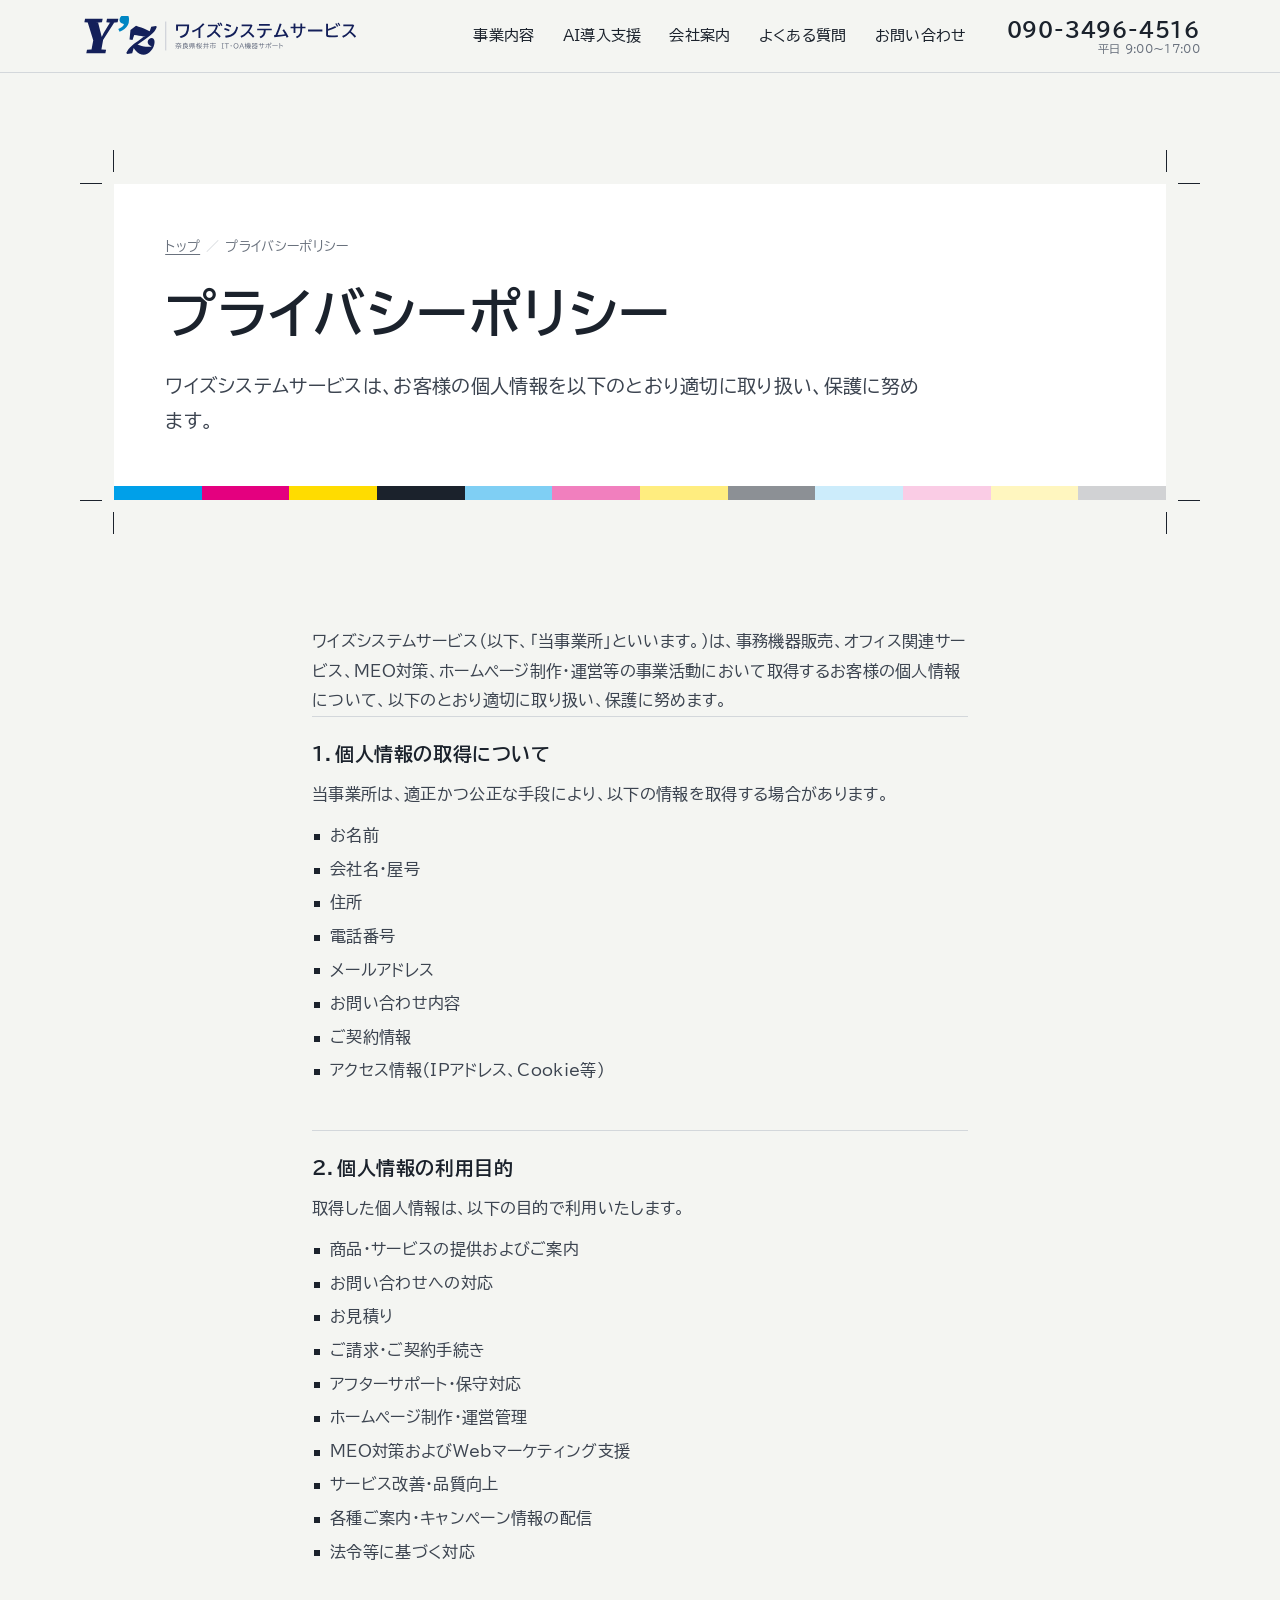
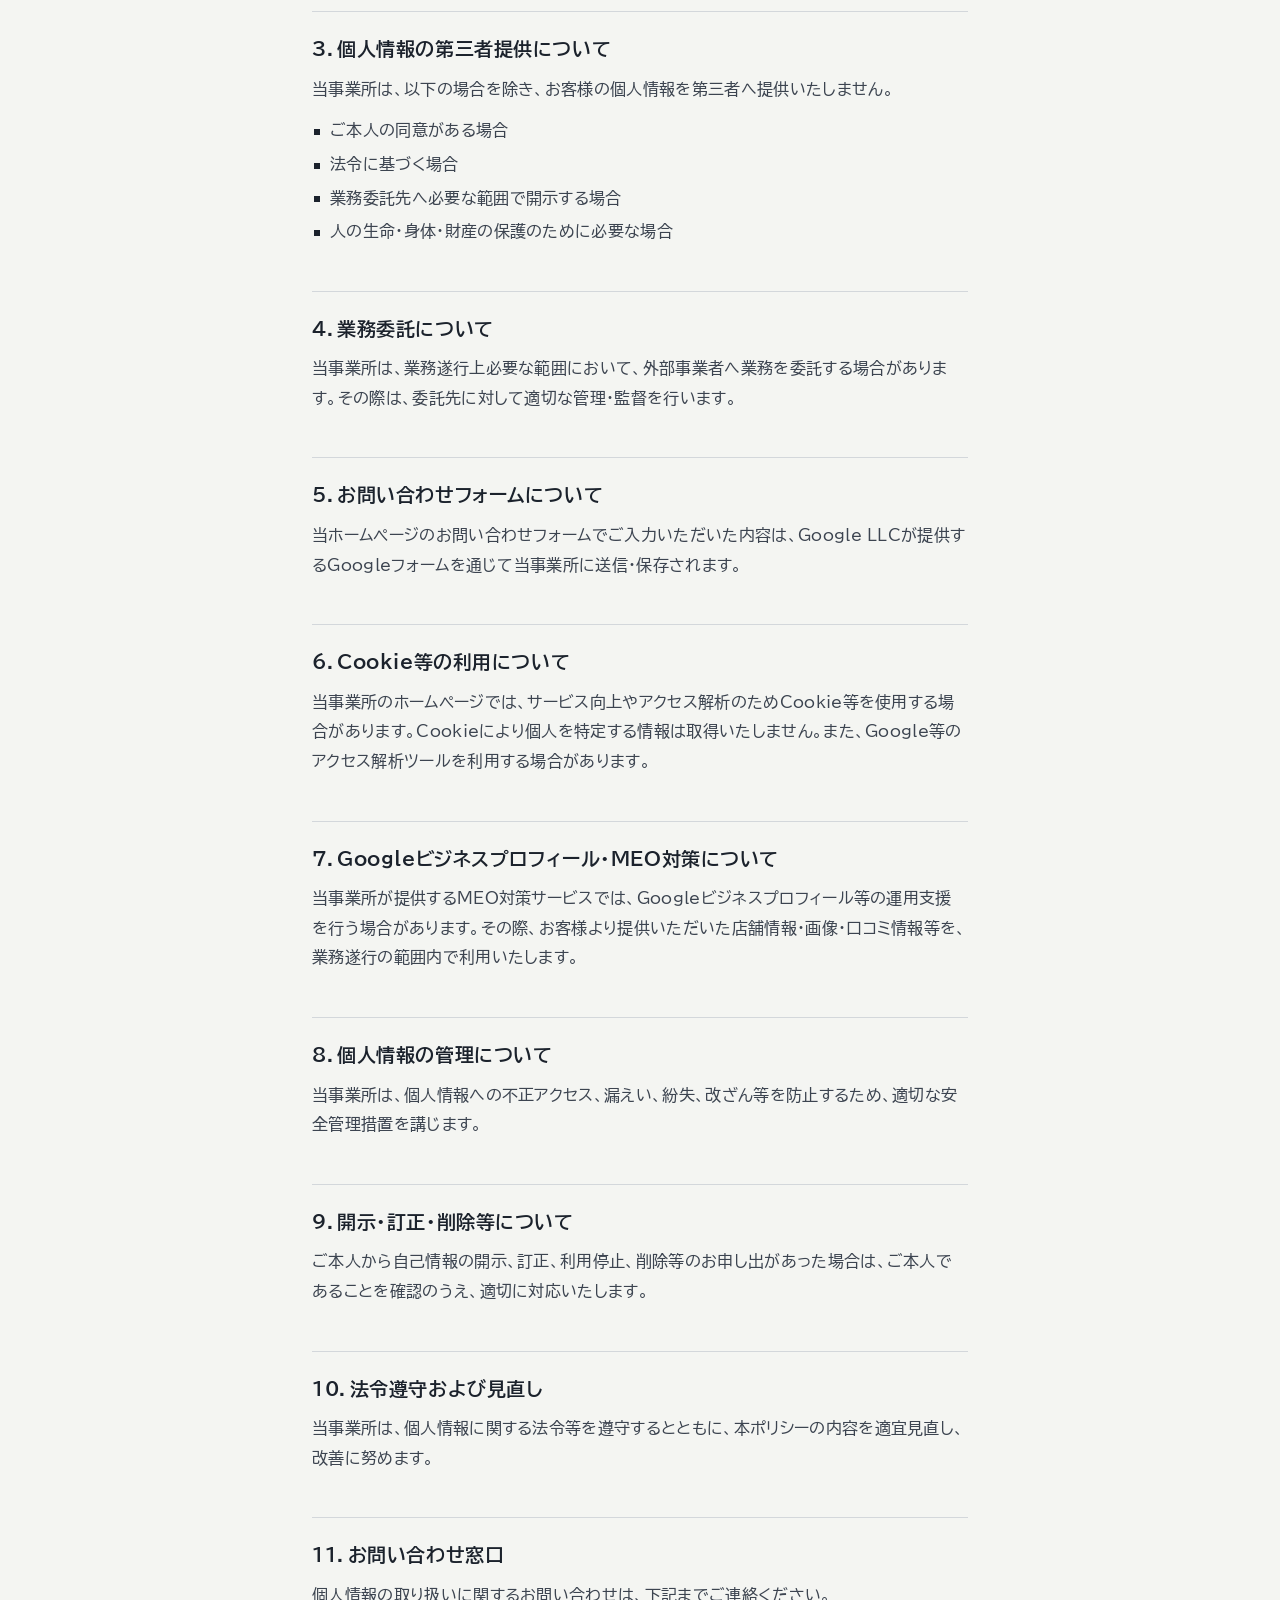
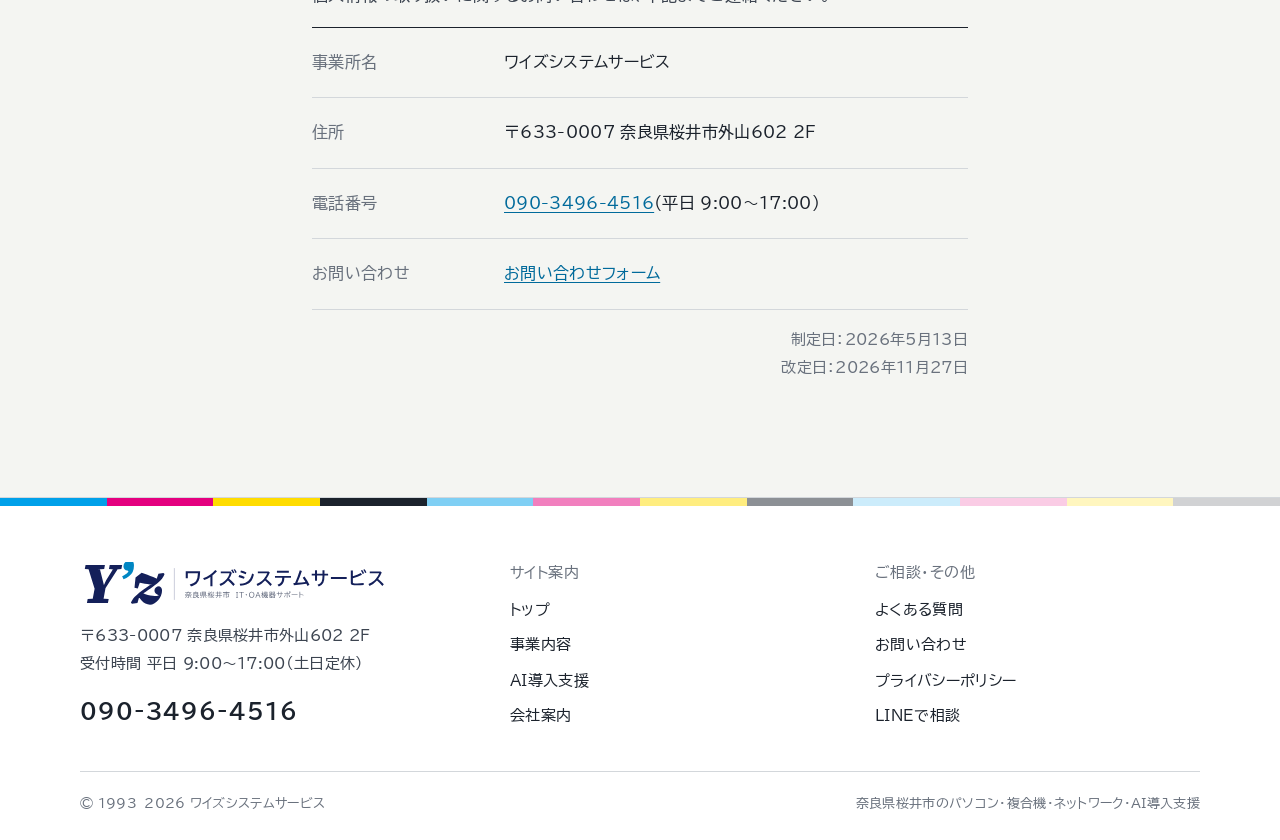
<file: privacy/index.html>
<!DOCTYPE html>
<html lang="ja">
<head>
<meta charset="UTF-8">
<meta name="viewport" content="width=device-width, initial-scale=1">
<title>プライバシーポリシー｜ワイズシステムサービス</title>
<meta name="description" content="ワイズシステムサービスの個人情報の取り扱いについて。">
<link rel="canonical" href="https://www.yzsystemservice.com/privacy/">
<meta property="og:type" content="website">
<meta property="og:site_name" content="ワイズシステムサービス">
<meta property="og:title" content="プライバシーポリシー｜ワイズシステムサービス">
<meta property="og:description" content="ワイズシステムサービスの個人情報の取り扱いについて。">
<meta property="og:url" content="https://www.yzsystemservice.com/privacy/">
<meta property="og:locale" content="ja_JP">
<meta property="og:image" content="https://www.yzsystemservice.com/assets/ogp.png">
<meta property="og:image:width" content="1200">
<meta property="og:image:height" content="630">
<meta property="og:image:alt" content="ワイズシステムサービス｜奈良県桜井市のIT・OA機器サポート">
<meta name="twitter:card" content="summary_large_image">
<meta name="theme-color" content="#F4F5F2">
<link rel="icon" href="/assets/favicon.svg" type="image/svg+xml">
<link rel="icon" href="/assets/favicon-32.png" sizes="32x32" type="image/png">
<link rel="apple-touch-icon" href="/assets/apple-touch-icon.png">
<link rel="preconnect" href="https://fonts.googleapis.com">
<link rel="preconnect" href="https://fonts.gstatic.com" crossorigin>
<link href="https://fonts.googleapis.com/css2?family=BIZ+UDPGothic:wght@400;700&display=swap" rel="stylesheet">
<link rel="stylesheet" href="/assets/site.css">
<script type="application/ld+json">{"@context": "https://schema.org", "@graph": [{"@type": "ProfessionalService", "@id": "https://www.yzsystemservice.com/#business", "name": "ワイズシステムサービス", "alternateName": "Y'z System Service", "url": "https://www.yzsystemservice.com/", "logo": "https://www.yzsystemservice.com/assets/logo-mark.svg", "image": "https://www.yzsystemservice.com/assets/ogp.png", "description": "奈良県桜井市のIT・OA機器サポート。パソコン・コピー機・複合機・Wi-Fi・セキュリティ、ホームページ制作・MEO対策、AI導入支援。", "telephone": "+81-90-3496-4516", "foundingDate": "1993", "founder": {"@type": "Person", "name": "山本 貫太"}, "address": {"@type": "PostalAddress", "postalCode": "633-0007", "addressRegion": "奈良県", "addressLocality": "桜井市", "streetAddress": "外山602 2F", "addressCountry": "JP"}, "geo": {"@type": "GeoCoordinates", "latitude": 34.5101118, "longitude": 135.8563772}, "hasMap": "https://www.google.com/maps/search/?api=1&query=%E3%83%AF%E3%82%A4%E3%82%BA%E3%82%B7%E3%82%B9%E3%83%86%E3%83%A0%E3%82%B5%E3%83%BC%E3%83%93%E3%82%B9&query_place_id=ChIJ3xZOtxjLBmARRO-3AjnMrqI", "openingHoursSpecification": [{"@type": "OpeningHoursSpecification", "dayOfWeek": ["Monday", "Tuesday", "Wednesday", "Thursday", "Friday"], "opens": "09:00", "closes": "17:00"}], "areaServed": [{"@type": "City", "name": "奈良県桜井市"}, {"@type": "AdministrativeArea", "name": "奈良県"}], "knowsAbout": ["パソコン販売・設定", "パソコン修理", "コピー機・複合機", "Wi-Fi・ネットワーク構築", "セキュリティ対策", "ホームページ制作", "MEO対策", "AI導入支援", "ChatGPT導入支援"]}, {"@type": "BreadcrumbList", "itemListElement": [{"@type": "ListItem", "position": 1, "name": "トップ", "item": "https://www.yzsystemservice.com/"}, {"@type": "ListItem", "position": 2, "name": "プライバシーポリシー", "item": "https://www.yzsystemservice.com/privacy/"}]}]}</script>
</head>
<body>
<a class="skip-link" href="#main">本文へ移動</a>
<header class="site-header">
  <div class="wrap">
    <a class="brand" href="/"><img class="brand-logo" src="/assets/logo.svg" alt="ワイズシステムサービス（奈良県桜井市 IT・OA機器サポート）" width="249" height="40"></a>
    <button class="nav-toggle" type="button" aria-expanded="false" aria-controls="global-nav"><span class="nav-toggle-bars" aria-hidden="true"><span></span></span><span class="nav-toggle-label">メニュー</span></button>
    <nav class="global-nav" id="global-nav" aria-label="メインメニュー">
      <ul>
        <li><a href="/services/">事業内容</a></li><li><a href="/ai/">AI導入支援</a></li><li><a href="/company/">会社案内</a></li><li><a href="/faq/">よくある質問</a></li><li><a href="/contact/">お問い合わせ</a></li>
      </ul>
    </nav>
    <a class="header-tel" href="tel:09034964516"><strong>090-3496-4516</strong><span>平日 9:00〜17:00</span></a>
  </div>
</header>
<main id="main">
<section class="page-head">
  <div class="wrap">
    <div class="page-head-sheet proof">
      <span class="trim trim-tl" aria-hidden="true"></span><span class="trim trim-tr" aria-hidden="true"></span><span class="trim trim-bl" aria-hidden="true"></span><span class="trim trim-br" aria-hidden="true"></span>
      <nav class="crumbs" aria-label="現在地"><ol><li><a href="/">トップ</a></li><li aria-current="page">プライバシーポリシー</li></ol></nav>
      <h1>プライバシーポリシー</h1>
      <p class="page-head-lead">ワイズシステムサービスは、お客様の個人情報を以下のとおり適切に取り扱い、保護に努めます。</p>
      <div class="colorbar" aria-hidden="true"><i></i><i></i><i></i><i></i><i></i><i></i><i></i><i></i><i></i><i></i><i></i><i></i></div>
    </div>
  </div>
</section>
<section class="section">
  <div class="wrap doc">
    <p>ワイズシステムサービス（以下、「当事業所」といいます。）は、事務機器販売、オフィス関連サービス、MEO対策、ホームページ制作・運営等の事業活動において取得するお客様の個人情報について、以下のとおり適切に取り扱い、保護に努めます。</p>
    <h2>1．個人情報の取得について</h2>
    <p>当事業所は、適正かつ公正な手段により、以下の情報を取得する場合があります。</p>
    <ul><li>お名前</li><li>会社名・屋号</li><li>住所</li><li>電話番号</li><li>メールアドレス</li><li>お問い合わせ内容</li><li>ご契約情報</li><li>アクセス情報（IPアドレス、Cookie等）</li></ul>
    <h2>2．個人情報の利用目的</h2>
    <p>取得した個人情報は、以下の目的で利用いたします。</p>
    <ul><li>商品・サービスの提供およびご案内</li><li>お問い合わせへの対応</li><li>お見積り</li><li>ご請求・ご契約手続き</li><li>アフターサポート・保守対応</li><li>ホームページ制作・運営管理</li><li>MEO対策およびWebマーケティング支援</li><li>サービス改善・品質向上</li><li>各種ご案内・キャンペーン情報の配信</li><li>法令等に基づく対応</li></ul>
    <h2>3．個人情報の第三者提供について</h2>
    <p>当事業所は、以下の場合を除き、お客様の個人情報を第三者へ提供いたしません。</p>
    <ul><li>ご本人の同意がある場合</li><li>法令に基づく場合</li><li>業務委託先へ必要な範囲で開示する場合</li><li>人の生命・身体・財産の保護のために必要な場合</li></ul>
    <h2>4．業務委託について</h2>
    <p>当事業所は、業務遂行上必要な範囲において、外部事業者へ業務を委託する場合があります。その際は、委託先に対して適切な管理・監督を行います。</p>
    <h2>5．お問い合わせフォームについて</h2>
    <p>当ホームページのお問い合わせフォームでご入力いただいた内容は、Google LLCが提供するGoogleフォームを通じて当事業所に送信・保存されます。</p>
    <h2>6．Cookie等の利用について</h2>
    <p>当事業所のホームページでは、サービス向上やアクセス解析のためCookie等を使用する場合があります。Cookieにより個人を特定する情報は取得いたしません。また、Google等のアクセス解析ツールを利用する場合があります。</p>
    <h2>7．Googleビジネスプロフィール・MEO対策について</h2>
    <p>当事業所が提供するMEO対策サービスでは、Googleビジネスプロフィール等の運用支援を行う場合があります。その際、お客様より提供いただいた店舗情報・画像・口コミ情報等を、業務遂行の範囲内で利用いたします。</p>
    <h2>8．個人情報の管理について</h2>
    <p>当事業所は、個人情報への不正アクセス、漏えい、紛失、改ざん等を防止するため、適切な安全管理措置を講じます。</p>
    <h2>9．開示・訂正・削除等について</h2>
    <p>ご本人から自己情報の開示、訂正、利用停止、削除等のお申し出があった場合は、ご本人であることを確認のうえ、適切に対応いたします。</p>
    <h2>10．法令遵守および見直し</h2>
    <p>当事業所は、個人情報に関する法令等を遵守するとともに、本ポリシーの内容を適宜見直し、改善に努めます。</p>
    <h2>11．お問い合わせ窓口</h2>
    <p>個人情報の取り扱いに関するお問い合わせは、下記までご連絡ください。</p>
    <dl class="spec">
      <div class="spec-row"><dt>事業所名</dt><dd>ワイズシステムサービス</dd></div>
      <div class="spec-row"><dt>住所</dt><dd>〒633-0007 奈良県桜井市外山602 2F</dd></div>
      <div class="spec-row"><dt>電話番号</dt><dd><a href="tel:09034964516">090-3496-4516</a>（平日 9:00〜17:00）</dd></div>
      <div class="spec-row"><dt>お問い合わせ</dt><dd><a href="/contact/">お問い合わせフォーム</a></dd></div>
    </dl>
    <p class="doc-date">制定日：2026年5月13日<br>改定日：2026年11月27日</p>
  </div>
</section>
</main>
<footer class="site-footer">
  <div class="colorbar" aria-hidden="true"><i></i><i></i><i></i><i></i><i></i><i></i><i></i><i></i><i></i><i></i><i></i><i></i></div>
  <div class="wrap">
    <div class="footer-main">
      <div class="footer-info">
        <a class="brand" href="/"><img class="brand-logo" src="/assets/logo.svg" alt="ワイズシステムサービス" width="249" height="40" loading="lazy"></a>
        <p>〒633-0007 奈良県桜井市外山602 2F<br>受付時間 平日 9:00〜17:00（土日定休）</p>
        <a class="footer-tel" href="tel:09034964516">090-3496-4516</a>
      </div>
      <nav class="footer-nav" aria-label="サイト案内">
        <h2>サイト案内</h2>
        <ul><li><a href="/">トップ</a></li><li><a href="/services/">事業内容</a></li><li><a href="/ai/">AI導入支援</a></li><li><a href="/company/">会社案内</a></li></ul>
      </nav>
      <nav class="footer-nav" aria-label="ご相談・その他">
        <h2>ご相談・その他</h2>
        <ul><li><a href="/faq/">よくある質問</a></li><li><a href="/contact/">お問い合わせ</a></li><li><a href="/privacy/">プライバシーポリシー</a></li><li><a href="https://lin.ee/uBUlFSY" target="_blank" rel="noopener">LINEで相談</a></li></ul>
      </nav>
    </div>
    <div class="footer-bottom">
      <span>© 1993–2026 ワイズシステムサービス</span>
      <span>奈良県桜井市のパソコン・複合機・ネットワーク・AI導入支援</span>
    </div>
  </div>
</footer>
<nav class="mobile-bar" aria-label="すぐに相談する">
  <a class="mb-tel" href="tel:09034964516"><svg viewBox="0 0 24 24" fill="none" stroke="currentColor" stroke-width="2" aria-hidden="true"><path d="M5 4h4l2 5-2.5 1.5a11 11 0 0 0 5 5L15 13l5 2v4a2 2 0 0 1-2 2A16 16 0 0 1 3 6a2 2 0 0 1 2-2"/></svg>電話する</a>
  <a class="mb-line" href="https://lin.ee/uBUlFSY" target="_blank" rel="noopener"><svg viewBox="0 0 24 24" fill="currentColor" aria-hidden="true"><path d="M12 3C6.5 3 2 6.6 2 11c0 3.9 3.5 7.2 8.3 7.9.3.1.8.2.9.5.1.3.1.7 0 1l-.1.9c0 .3-.2 1 .9.5 1.1-.5 5.9-3.5 8-5.9C21.4 14.3 22 12.7 22 11c0-4.4-4.5-8-10-8Zm-3.6 10.4H6.5a.5.5 0 0 1-.5-.5V9.1a.5.5 0 0 1 1 0v3.3h1.4a.5.5 0 0 1 0 1Zm2-.5a.5.5 0 0 1-1 0V9.1a.5.5 0 0 1 1 0v3.8Zm4.6 0a.5.5 0 0 1-.9.3l-1.9-2.6v2.3a.5.5 0 0 1-1 0V9.1a.5.5 0 0 1 .9-.3l1.9 2.6V9.1a.5.5 0 0 1 1 0v3.8Zm3.1-2.4a.5.5 0 0 1 0 1h-1.4v.9h1.4a.5.5 0 0 1 0 1h-1.9a.5.5 0 0 1-.5-.5V9.1c0-.3.2-.5.5-.5h1.9a.5.5 0 0 1 0 1h-1.4v.9h1.4Z"/></svg>LINE</a>
  <a class="mb-form" href="/contact/"><svg viewBox="0 0 24 24" fill="none" stroke="currentColor" stroke-width="2" aria-hidden="true"><rect x="3" y="5" width="18" height="14" rx="1"/><path d="m3 7 9 6 9-6"/></svg>フォーム</a>
</nav>
<script src="/assets/site.js" defer></script>
</body>
</html>
</file>
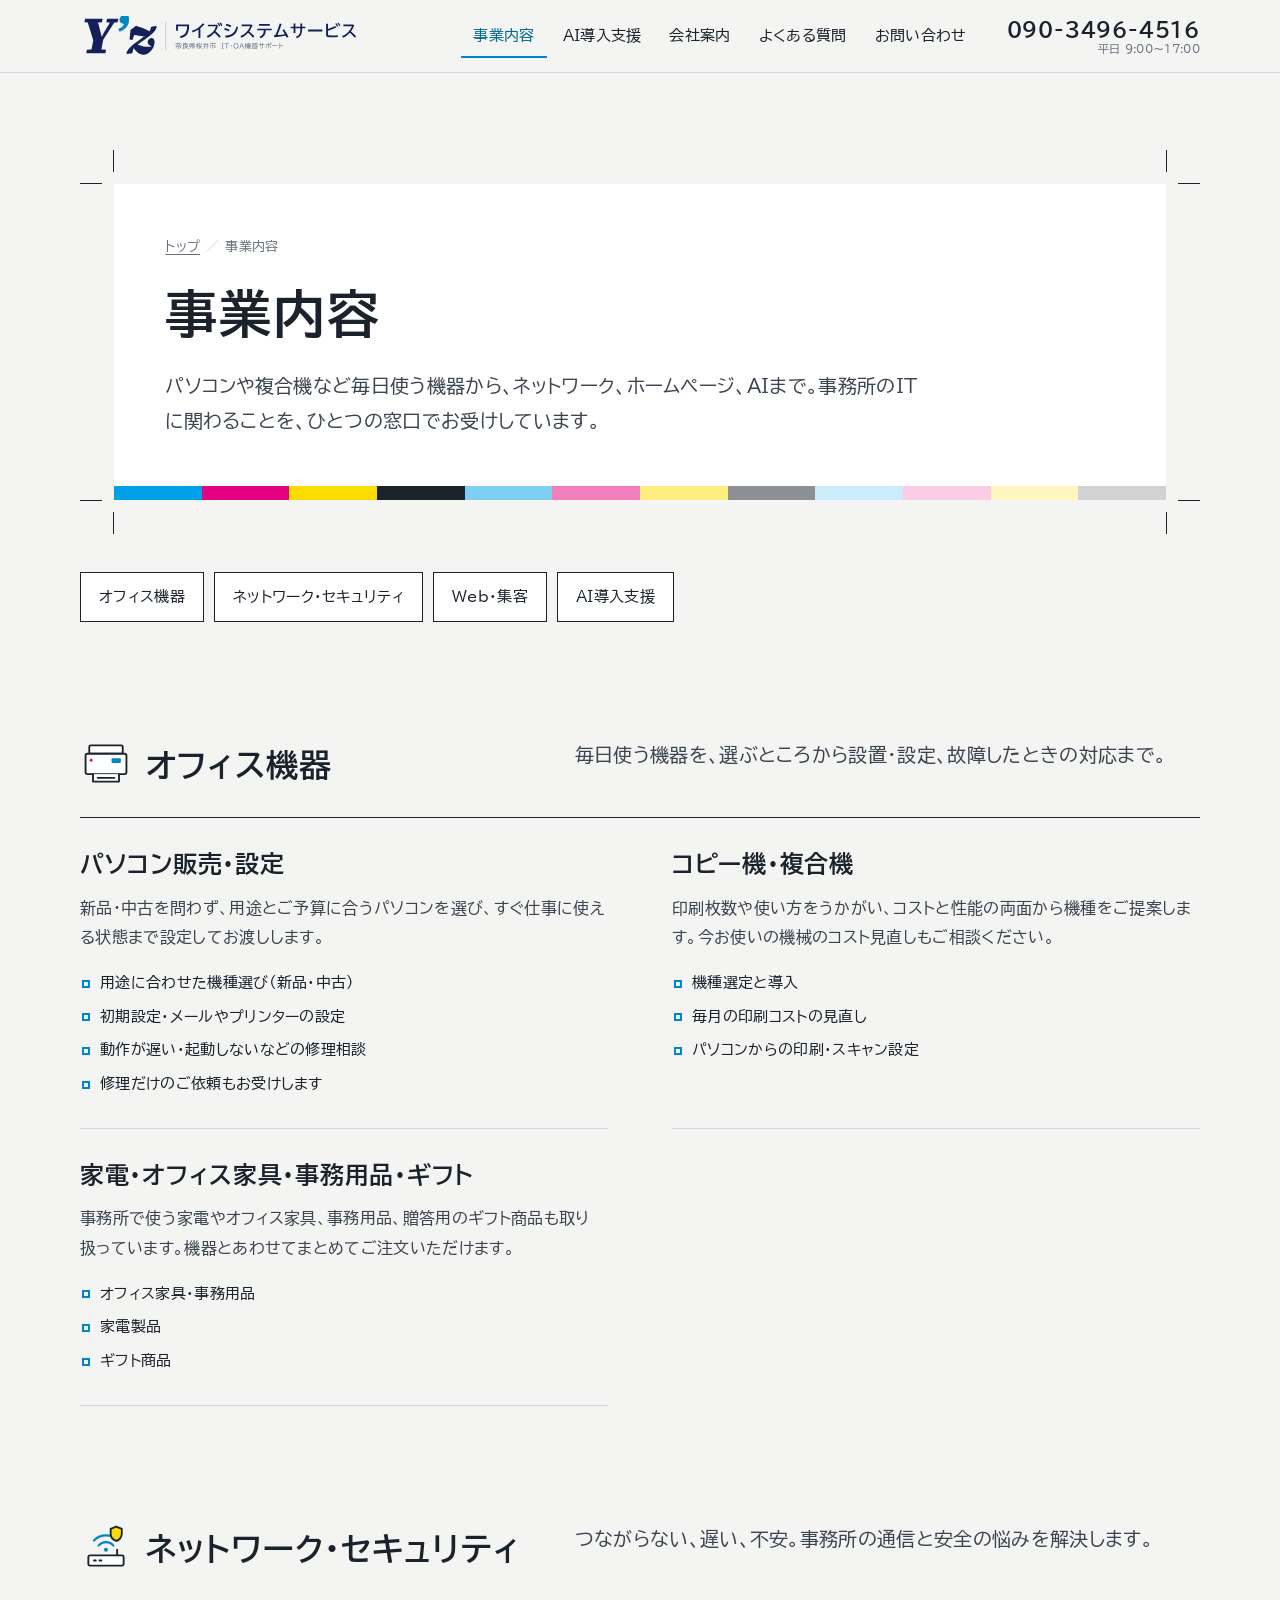
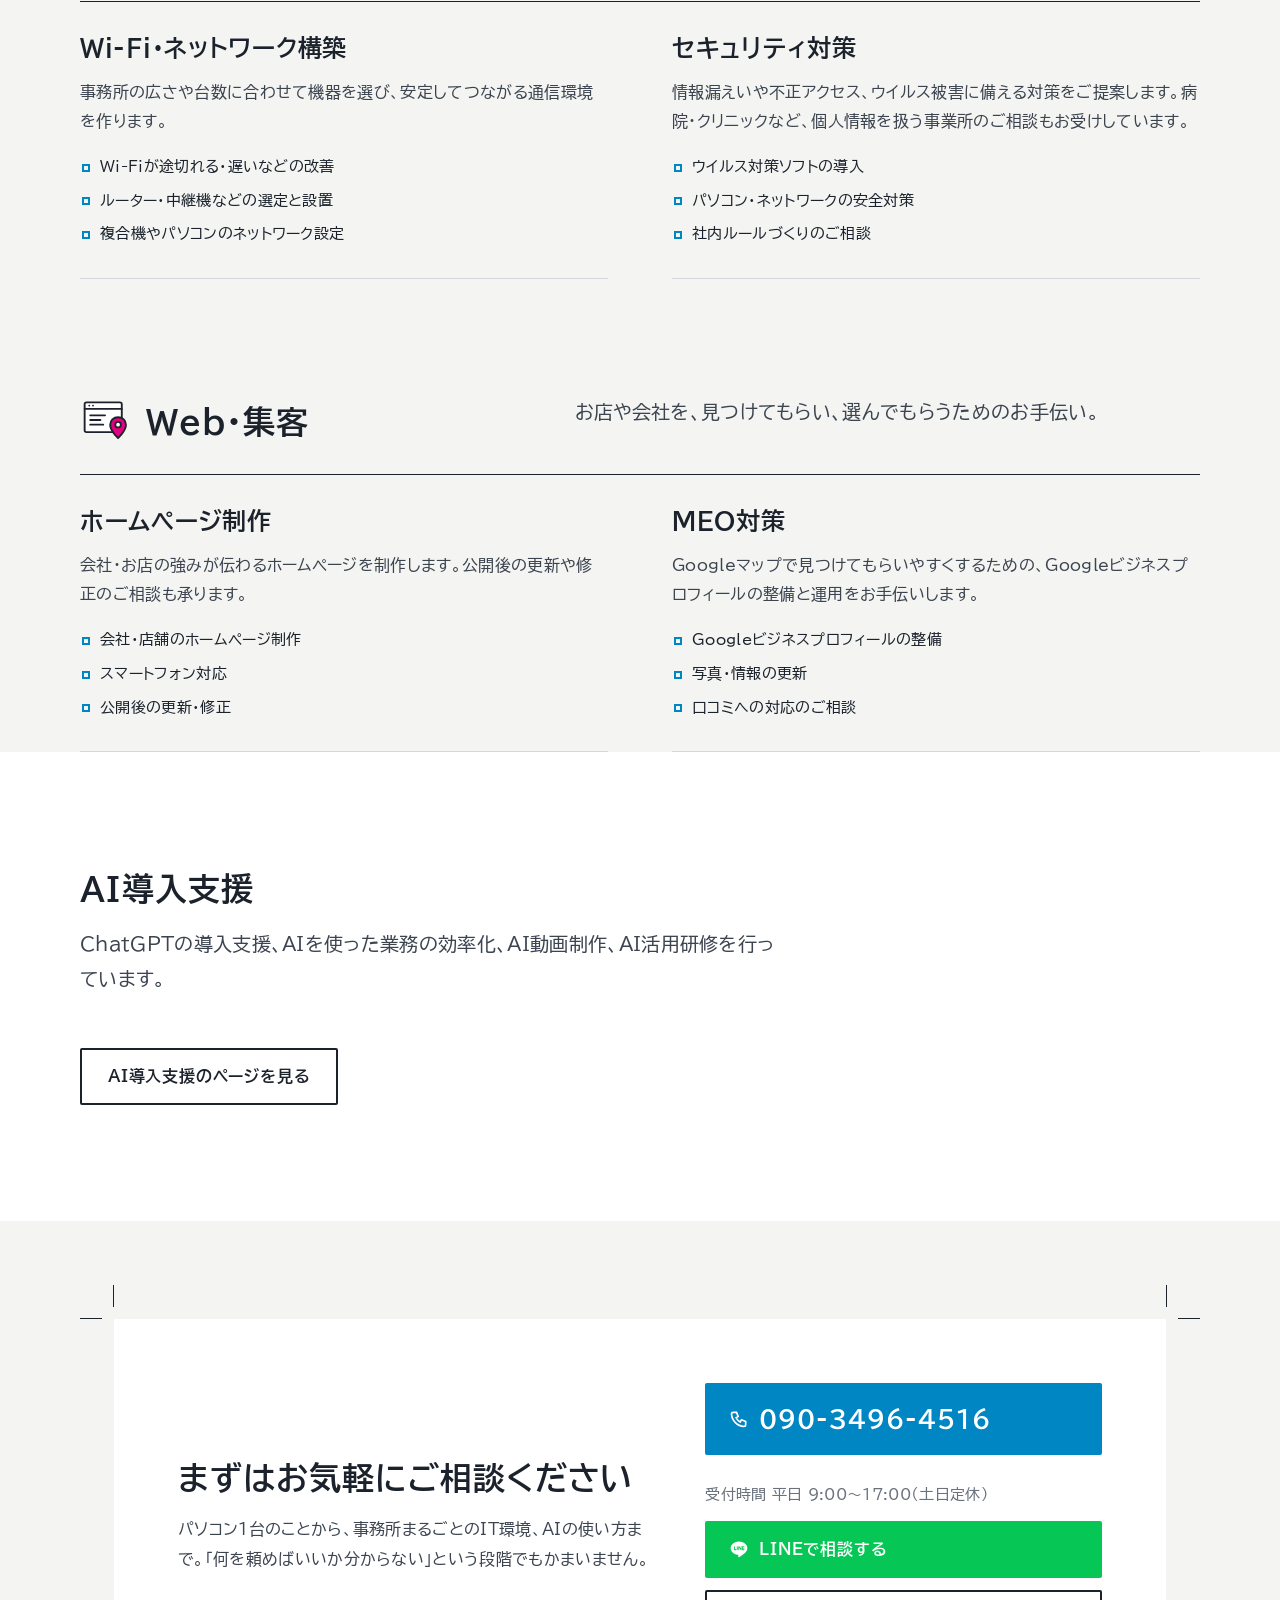
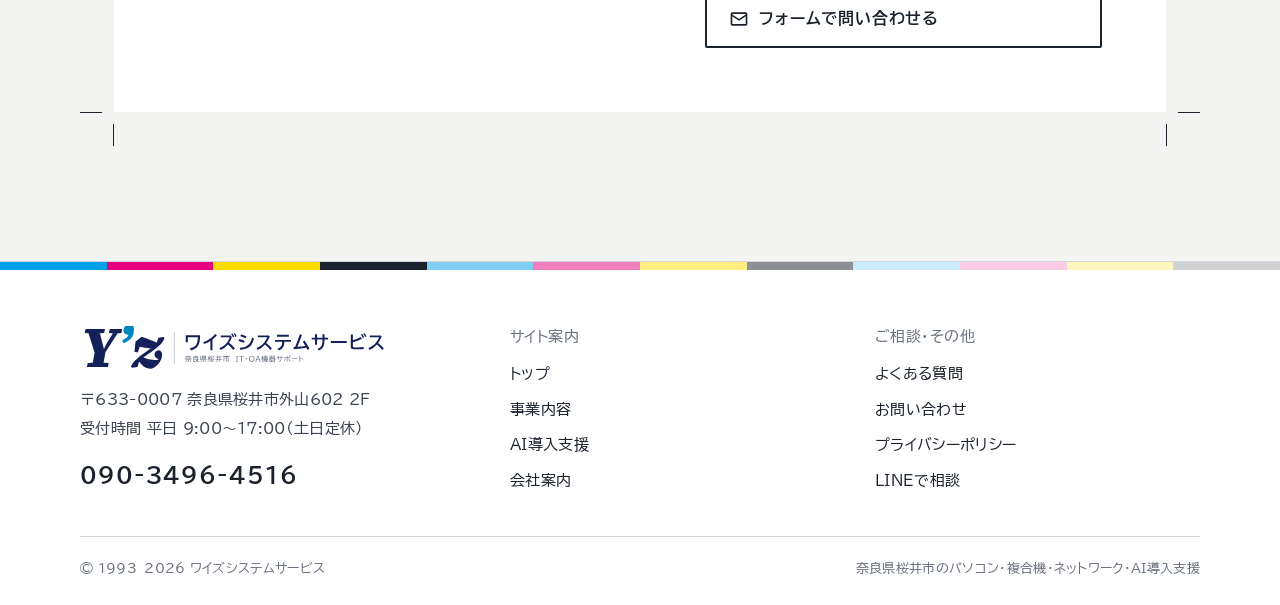
<file: services/index.html>
<!DOCTYPE html>
<html lang="ja">
<head>
<meta charset="UTF-8">
<meta name="viewport" content="width=device-width, initial-scale=1">
<title>事業内容（パソコン・複合機・Wi-Fi・ホームページ制作）｜ワイズシステムサービス</title>
<meta name="description" content="ワイズシステムサービスの事業内容。パソコン販売・設定、コピー機・複合機、Wi-Fi・ネットワーク構築、セキュリティ対策、ホームページ制作、MEO対策、家電・オフィス家具・ギフトの販売。">
<link rel="canonical" href="https://www.yzsystemservice.com/services/">
<meta property="og:type" content="website">
<meta property="og:site_name" content="ワイズシステムサービス">
<meta property="og:title" content="事業内容（パソコン・複合機・Wi-Fi・ホームページ制作）｜ワイズシステムサービス">
<meta property="og:description" content="ワイズシステムサービスの事業内容。パソコン販売・設定、コピー機・複合機、Wi-Fi・ネットワーク構築、セキュリティ対策、ホームページ制作、MEO対策、家電・オフィス家具・ギフトの販売。">
<meta property="og:url" content="https://www.yzsystemservice.com/services/">
<meta property="og:locale" content="ja_JP">
<meta property="og:image" content="https://www.yzsystemservice.com/assets/ogp.png">
<meta property="og:image:width" content="1200">
<meta property="og:image:height" content="630">
<meta property="og:image:alt" content="ワイズシステムサービス｜奈良県桜井市のIT・OA機器サポート">
<meta name="twitter:card" content="summary_large_image">
<meta name="theme-color" content="#F4F5F2">
<link rel="icon" href="/assets/favicon.svg" type="image/svg+xml">
<link rel="icon" href="/assets/favicon-32.png" sizes="32x32" type="image/png">
<link rel="apple-touch-icon" href="/assets/apple-touch-icon.png">
<link rel="preconnect" href="https://fonts.googleapis.com">
<link rel="preconnect" href="https://fonts.gstatic.com" crossorigin>
<link href="https://fonts.googleapis.com/css2?family=BIZ+UDPGothic:wght@400;700&display=swap" rel="stylesheet">
<link rel="stylesheet" href="/assets/site.css">
<script type="application/ld+json">{"@context": "https://schema.org", "@graph": [{"@type": "ProfessionalService", "@id": "https://www.yzsystemservice.com/#business", "name": "ワイズシステムサービス", "alternateName": "Y'z System Service", "url": "https://www.yzsystemservice.com/", "logo": "https://www.yzsystemservice.com/assets/logo-mark.svg", "image": "https://www.yzsystemservice.com/assets/ogp.png", "description": "奈良県桜井市のIT・OA機器サポート。パソコン・コピー機・複合機・Wi-Fi・セキュリティ、ホームページ制作・MEO対策、AI導入支援。", "telephone": "+81-90-3496-4516", "foundingDate": "1993", "founder": {"@type": "Person", "name": "山本 貫太"}, "address": {"@type": "PostalAddress", "postalCode": "633-0007", "addressRegion": "奈良県", "addressLocality": "桜井市", "streetAddress": "外山602 2F", "addressCountry": "JP"}, "geo": {"@type": "GeoCoordinates", "latitude": 34.5101118, "longitude": 135.8563772}, "hasMap": "https://www.google.com/maps/search/?api=1&query=%E3%83%AF%E3%82%A4%E3%82%BA%E3%82%B7%E3%82%B9%E3%83%86%E3%83%A0%E3%82%B5%E3%83%BC%E3%83%93%E3%82%B9&query_place_id=ChIJ3xZOtxjLBmARRO-3AjnMrqI", "openingHoursSpecification": [{"@type": "OpeningHoursSpecification", "dayOfWeek": ["Monday", "Tuesday", "Wednesday", "Thursday", "Friday"], "opens": "09:00", "closes": "17:00"}], "areaServed": [{"@type": "City", "name": "奈良県桜井市"}, {"@type": "AdministrativeArea", "name": "奈良県"}], "knowsAbout": ["パソコン販売・設定", "パソコン修理", "コピー機・複合機", "Wi-Fi・ネットワーク構築", "セキュリティ対策", "ホームページ制作", "MEO対策", "AI導入支援", "ChatGPT導入支援"]}, {"@type": "BreadcrumbList", "itemListElement": [{"@type": "ListItem", "position": 1, "name": "トップ", "item": "https://www.yzsystemservice.com/"}, {"@type": "ListItem", "position": 2, "name": "事業内容", "item": "https://www.yzsystemservice.com/services/"}]}, {"@type": "OfferCatalog", "name": "ワイズシステムサービスの事業内容", "itemListElement": [{"@type": "Offer", "itemOffered": {"@type": "Service", "name": "パソコン販売・設定", "description": "新品・中古を問わず、用途とご予算に合うパソコンを選び、すぐ仕事に使える状態まで設定してお渡しします。", "areaServed": "奈良県桜井市", "provider": {"@id": "https://www.yzsystemservice.com/#business"}}}, {"@type": "Offer", "itemOffered": {"@type": "Service", "name": "コピー機・複合機", "description": "印刷枚数や使い方をうかがい、コストと性能の両面から機種をご提案します。今お使いの機械のコスト見直しもご相談ください。", "areaServed": "奈良県桜井市", "provider": {"@id": "https://www.yzsystemservice.com/#business"}}}, {"@type": "Offer", "itemOffered": {"@type": "Service", "name": "家電・オフィス家具・事務用品・ギフト", "description": "事務所で使う家電やオフィス家具、事務用品、贈答用のギフト商品も取り扱っています。機器とあわせてまとめてご注文いただけます。", "areaServed": "奈良県桜井市", "provider": {"@id": "https://www.yzsystemservice.com/#business"}}}, {"@type": "Offer", "itemOffered": {"@type": "Service", "name": "Wi-Fi・ネットワーク構築", "description": "事務所の広さや台数に合わせて機器を選び、安定してつながる通信環境を作ります。", "areaServed": "奈良県桜井市", "provider": {"@id": "https://www.yzsystemservice.com/#business"}}}, {"@type": "Offer", "itemOffered": {"@type": "Service", "name": "セキュリティ対策", "description": "情報漏えいや不正アクセス、ウイルス被害に備える対策をご提案します。病院・クリニックなど、個人情報を扱う事業所のご相談もお受けしています。", "areaServed": "奈良県桜井市", "provider": {"@id": "https://www.yzsystemservice.com/#business"}}}, {"@type": "Offer", "itemOffered": {"@type": "Service", "name": "ホームページ制作", "description": "会社・お店の強みが伝わるホームページを制作します。公開後の更新や修正のご相談も承ります。", "areaServed": "奈良県桜井市", "provider": {"@id": "https://www.yzsystemservice.com/#business"}}}, {"@type": "Offer", "itemOffered": {"@type": "Service", "name": "MEO対策", "description": "Googleマップで見つけてもらいやすくするための、Googleビジネスプロフィールの整備と運用をお手伝いします。", "areaServed": "奈良県桜井市", "provider": {"@id": "https://www.yzsystemservice.com/#business"}}}, {"@type": "Offer", "itemOffered": {"@type": "Service", "name": "ChatGPT導入支援", "description": "業務に合わせて、ChatGPTなどのAIの使いどころを一緒に決め、アカウントの準備や初期設定までお手伝いします。", "areaServed": "奈良県桜井市", "provider": {"@id": "https://www.yzsystemservice.com/#business"}}}, {"@type": "Offer", "itemOffered": {"@type": "Service", "name": "AI業務効率化", "description": "文書づくりや情報の整理など、毎日くり返している作業をAIで見直し、時間を生み出します。", "areaServed": "奈良県桜井市", "provider": {"@id": "https://www.yzsystemservice.com/#business"}}}, {"@type": "Offer", "itemOffered": {"@type": "Service", "name": "AI動画制作", "description": "AIを活用して、会社やお店の紹介動画などを制作します。", "areaServed": "奈良県桜井市", "provider": {"@id": "https://www.yzsystemservice.com/#business"}}}, {"@type": "Offer", "itemOffered": {"@type": "Service", "name": "AI活用研修", "description": "社員の皆さまがAIを安心して使えるよう、基本の使い方から業務での活用まで研修を行います。", "areaServed": "奈良県桜井市", "provider": {"@id": "https://www.yzsystemservice.com/#business"}}}]}]}</script>
</head>
<body>
<a class="skip-link" href="#main">本文へ移動</a>
<header class="site-header">
  <div class="wrap">
    <a class="brand" href="/"><img class="brand-logo" src="/assets/logo.svg" alt="ワイズシステムサービス（奈良県桜井市 IT・OA機器サポート）" width="249" height="40"></a>
    <button class="nav-toggle" type="button" aria-expanded="false" aria-controls="global-nav"><span class="nav-toggle-bars" aria-hidden="true"><span></span></span><span class="nav-toggle-label">メニュー</span></button>
    <nav class="global-nav" id="global-nav" aria-label="メインメニュー">
      <ul>
        <li><a href="/services/" aria-current="page">事業内容</a></li><li><a href="/ai/">AI導入支援</a></li><li><a href="/company/">会社案内</a></li><li><a href="/faq/">よくある質問</a></li><li><a href="/contact/">お問い合わせ</a></li>
      </ul>
    </nav>
    <a class="header-tel" href="tel:09034964516"><strong>090-3496-4516</strong><span>平日 9:00〜17:00</span></a>
  </div>
</header>
<main id="main">
<section class="page-head">
  <div class="wrap">
    <div class="page-head-sheet proof">
      <span class="trim trim-tl" aria-hidden="true"></span><span class="trim trim-tr" aria-hidden="true"></span><span class="trim trim-bl" aria-hidden="true"></span><span class="trim trim-br" aria-hidden="true"></span>
      <nav class="crumbs" aria-label="現在地"><ol><li><a href="/">トップ</a></li><li aria-current="page">事業内容</li></ol></nav>
      <h1>事業内容</h1>
      <p class="page-head-lead">パソコンや複合機など毎日使う機器から、ネットワーク、ホームページ、AIまで。事務所のITに関わることを、ひとつの窓口でお受けしています。</p>
      <div class="colorbar" aria-hidden="true"><i></i><i></i><i></i><i></i><i></i><i></i><i></i><i></i><i></i><i></i><i></i><i></i></div>
    </div>
  </div>
</section>
<div class="svc-nav-wrap">
  <div class="wrap"><nav class="svc-nav" aria-label="分野から探す"><a href="#office">オフィス機器</a><a href="#network">ネットワーク・セキュリティ</a><a href="#web">Web・集客</a><a href="/ai/">AI導入支援</a></nav></div>
</div>
<section class="svc-group" id="office" aria-labelledby="g-office">
  <div class="wrap">
    <div class="svc-group-head"><h2 id="g-office"><img class="group-icon" src="/assets/icon-office.svg" alt="" width="56" height="56">オフィス機器</h2><p>毎日使う機器を、選ぶところから設置・設定、故障したときの対応まで。</p></div>
    <div class="svc-list"><article class="svc"><h3>パソコン販売・設定</h3><p>新品・中古を問わず、用途とご予算に合うパソコンを選び、すぐ仕事に使える状態まで設定してお渡しします。</p><ul class="svc-points"><li>用途に合わせた機種選び（新品・中古）</li><li>初期設定・メールやプリンターの設定</li><li>動作が遅い・起動しないなどの修理相談</li><li>修理だけのご依頼もお受けします</li></ul></article><article class="svc"><h3>コピー機・複合機</h3><p>印刷枚数や使い方をうかがい、コストと性能の両面から機種をご提案します。今お使いの機械のコスト見直しもご相談ください。</p><ul class="svc-points"><li>機種選定と導入</li><li>毎月の印刷コストの見直し</li><li>パソコンからの印刷・スキャン設定</li></ul></article><article class="svc"><h3>家電・オフィス家具・事務用品・ギフト</h3><p>事務所で使う家電やオフィス家具、事務用品、贈答用のギフト商品も取り扱っています。機器とあわせてまとめてご注文いただけます。</p><ul class="svc-points"><li>オフィス家具・事務用品</li><li>家電製品</li><li>ギフト商品</li></ul></article></div>
  </div>
</section><section class="svc-group" id="network" aria-labelledby="g-network">
  <div class="wrap">
    <div class="svc-group-head"><h2 id="g-network"><img class="group-icon" src="/assets/icon-network.svg" alt="" width="56" height="56">ネットワーク・セキュリティ</h2><p>つながらない、遅い、不安。事務所の通信と安全の悩みを解決します。</p></div>
    <div class="svc-list"><article class="svc"><h3>Wi-Fi・ネットワーク構築</h3><p>事務所の広さや台数に合わせて機器を選び、安定してつながる通信環境を作ります。</p><ul class="svc-points"><li>Wi-Fiが途切れる・遅いなどの改善</li><li>ルーター・中継機などの選定と設置</li><li>複合機やパソコンのネットワーク設定</li></ul></article><article class="svc"><h3>セキュリティ対策</h3><p>情報漏えいや不正アクセス、ウイルス被害に備える対策をご提案します。病院・クリニックなど、個人情報を扱う事業所のご相談もお受けしています。</p><ul class="svc-points"><li>ウイルス対策ソフトの導入</li><li>パソコン・ネットワークの安全対策</li><li>社内ルールづくりのご相談</li></ul></article></div>
  </div>
</section><section class="svc-group" id="web" aria-labelledby="g-web">
  <div class="wrap">
    <div class="svc-group-head"><h2 id="g-web"><img class="group-icon" src="/assets/icon-web.svg" alt="" width="56" height="56">Web・集客</h2><p>お店や会社を、見つけてもらい、選んでもらうためのお手伝い。</p></div>
    <div class="svc-list"><article class="svc"><h3>ホームページ制作</h3><p>会社・お店の強みが伝わるホームページを制作します。公開後の更新や修正のご相談も承ります。</p><ul class="svc-points"><li>会社・店舗のホームページ制作</li><li>スマートフォン対応</li><li>公開後の更新・修正</li></ul></article><article class="svc"><h3>MEO対策</h3><p>Googleマップで見つけてもらいやすくするための、Googleビジネスプロフィールの整備と運用をお手伝いします。</p><ul class="svc-points"><li>Googleビジネスプロフィールの整備</li><li>写真・情報の更新</li><li>口コミへの対応のご相談</li></ul></article></div>
  </div>
</section>
<section class="section section-white" aria-labelledby="ai-link-title">
  <div class="wrap">
    <div class="section-head">
      <h2 id="ai-link-title">AI導入支援</h2>
      <p>ChatGPTの導入支援、AIを使った業務の効率化、AI動画制作、AI活用研修を行っています。</p>
    </div>
    <a class="btn btn-ghost" href="/ai/">AI導入支援のページを見る</a>
  </div>
</section>
<section class="cta-band" aria-labelledby="cta-title">
  <div class="wrap">
    <div class="cta-sheet proof">
      <span class="trim trim-tl" aria-hidden="true"></span><span class="trim trim-tr" aria-hidden="true"></span><span class="trim trim-bl" aria-hidden="true"></span><span class="trim trim-br" aria-hidden="true"></span>
      <div>
        <h2 id="cta-title">まずはお気軽にご相談ください</h2>
        <p>パソコン1台のことから、事務所まるごとのIT環境、AIの使い方まで。「何を頼めばいいか分からない」という段階でもかまいません。</p>
      </div>
      <div class="cta-actions">
        <a class="btn btn-tel" href="tel:09034964516"><svg viewBox="0 0 24 24" fill="none" stroke="currentColor" stroke-width="2" aria-hidden="true"><path d="M5 4h4l2 5-2.5 1.5a11 11 0 0 0 5 5L15 13l5 2v4a2 2 0 0 1-2 2A16 16 0 0 1 3 6a2 2 0 0 1 2-2"/></svg><span class="cta-tel-num">090-3496-4516</span></a>
        <p class="cta-hours">受付時間 平日 9:00〜17:00（土日定休）</p>
        <a class="btn btn-line" href="https://lin.ee/uBUlFSY" target="_blank" rel="noopener"><svg viewBox="0 0 24 24" fill="currentColor" aria-hidden="true"><path d="M12 3C6.5 3 2 6.6 2 11c0 3.9 3.5 7.2 8.3 7.9.3.1.8.2.9.5.1.3.1.7 0 1l-.1.9c0 .3-.2 1 .9.5 1.1-.5 5.9-3.5 8-5.9C21.4 14.3 22 12.7 22 11c0-4.4-4.5-8-10-8Zm-3.6 10.4H6.5a.5.5 0 0 1-.5-.5V9.1a.5.5 0 0 1 1 0v3.3h1.4a.5.5 0 0 1 0 1Zm2-.5a.5.5 0 0 1-1 0V9.1a.5.5 0 0 1 1 0v3.8Zm4.6 0a.5.5 0 0 1-.9.3l-1.9-2.6v2.3a.5.5 0 0 1-1 0V9.1a.5.5 0 0 1 .9-.3l1.9 2.6V9.1a.5.5 0 0 1 1 0v3.8Zm3.1-2.4a.5.5 0 0 1 0 1h-1.4v.9h1.4a.5.5 0 0 1 0 1h-1.9a.5.5 0 0 1-.5-.5V9.1c0-.3.2-.5.5-.5h1.9a.5.5 0 0 1 0 1h-1.4v.9h1.4Z"/></svg>LINEで相談する</a>
        <a class="btn btn-ghost" href="/contact/"><svg viewBox="0 0 24 24" fill="none" stroke="currentColor" stroke-width="2" aria-hidden="true"><rect x="3" y="5" width="18" height="14" rx="1"/><path d="m3 7 9 6 9-6"/></svg>フォームで問い合わせる</a>
      </div>
    </div>
  </div>
</section>
</main>
<footer class="site-footer">
  <div class="colorbar" aria-hidden="true"><i></i><i></i><i></i><i></i><i></i><i></i><i></i><i></i><i></i><i></i><i></i><i></i></div>
  <div class="wrap">
    <div class="footer-main">
      <div class="footer-info">
        <a class="brand" href="/"><img class="brand-logo" src="/assets/logo.svg" alt="ワイズシステムサービス" width="249" height="40" loading="lazy"></a>
        <p>〒633-0007 奈良県桜井市外山602 2F<br>受付時間 平日 9:00〜17:00（土日定休）</p>
        <a class="footer-tel" href="tel:09034964516">090-3496-4516</a>
      </div>
      <nav class="footer-nav" aria-label="サイト案内">
        <h2>サイト案内</h2>
        <ul><li><a href="/">トップ</a></li><li><a href="/services/">事業内容</a></li><li><a href="/ai/">AI導入支援</a></li><li><a href="/company/">会社案内</a></li></ul>
      </nav>
      <nav class="footer-nav" aria-label="ご相談・その他">
        <h2>ご相談・その他</h2>
        <ul><li><a href="/faq/">よくある質問</a></li><li><a href="/contact/">お問い合わせ</a></li><li><a href="/privacy/">プライバシーポリシー</a></li><li><a href="https://lin.ee/uBUlFSY" target="_blank" rel="noopener">LINEで相談</a></li></ul>
      </nav>
    </div>
    <div class="footer-bottom">
      <span>© 1993–2026 ワイズシステムサービス</span>
      <span>奈良県桜井市のパソコン・複合機・ネットワーク・AI導入支援</span>
    </div>
  </div>
</footer>
<nav class="mobile-bar" aria-label="すぐに相談する">
  <a class="mb-tel" href="tel:09034964516"><svg viewBox="0 0 24 24" fill="none" stroke="currentColor" stroke-width="2" aria-hidden="true"><path d="M5 4h4l2 5-2.5 1.5a11 11 0 0 0 5 5L15 13l5 2v4a2 2 0 0 1-2 2A16 16 0 0 1 3 6a2 2 0 0 1 2-2"/></svg>電話する</a>
  <a class="mb-line" href="https://lin.ee/uBUlFSY" target="_blank" rel="noopener"><svg viewBox="0 0 24 24" fill="currentColor" aria-hidden="true"><path d="M12 3C6.5 3 2 6.6 2 11c0 3.9 3.5 7.2 8.3 7.9.3.1.8.2.9.5.1.3.1.7 0 1l-.1.9c0 .3-.2 1 .9.5 1.1-.5 5.9-3.5 8-5.9C21.4 14.3 22 12.7 22 11c0-4.4-4.5-8-10-8Zm-3.6 10.4H6.5a.5.5 0 0 1-.5-.5V9.1a.5.5 0 0 1 1 0v3.3h1.4a.5.5 0 0 1 0 1Zm2-.5a.5.5 0 0 1-1 0V9.1a.5.5 0 0 1 1 0v3.8Zm4.6 0a.5.5 0 0 1-.9.3l-1.9-2.6v2.3a.5.5 0 0 1-1 0V9.1a.5.5 0 0 1 .9-.3l1.9 2.6V9.1a.5.5 0 0 1 1 0v3.8Zm3.1-2.4a.5.5 0 0 1 0 1h-1.4v.9h1.4a.5.5 0 0 1 0 1h-1.9a.5.5 0 0 1-.5-.5V9.1c0-.3.2-.5.5-.5h1.9a.5.5 0 0 1 0 1h-1.4v.9h1.4Z"/></svg>LINE</a>
  <a class="mb-form" href="/contact/"><svg viewBox="0 0 24 24" fill="none" stroke="currentColor" stroke-width="2" aria-hidden="true"><rect x="3" y="5" width="18" height="14" rx="1"/><path d="m3 7 9 6 9-6"/></svg>フォーム</a>
</nav>
<script src="/assets/site.js" defer></script>
</body>
</html>
</file>
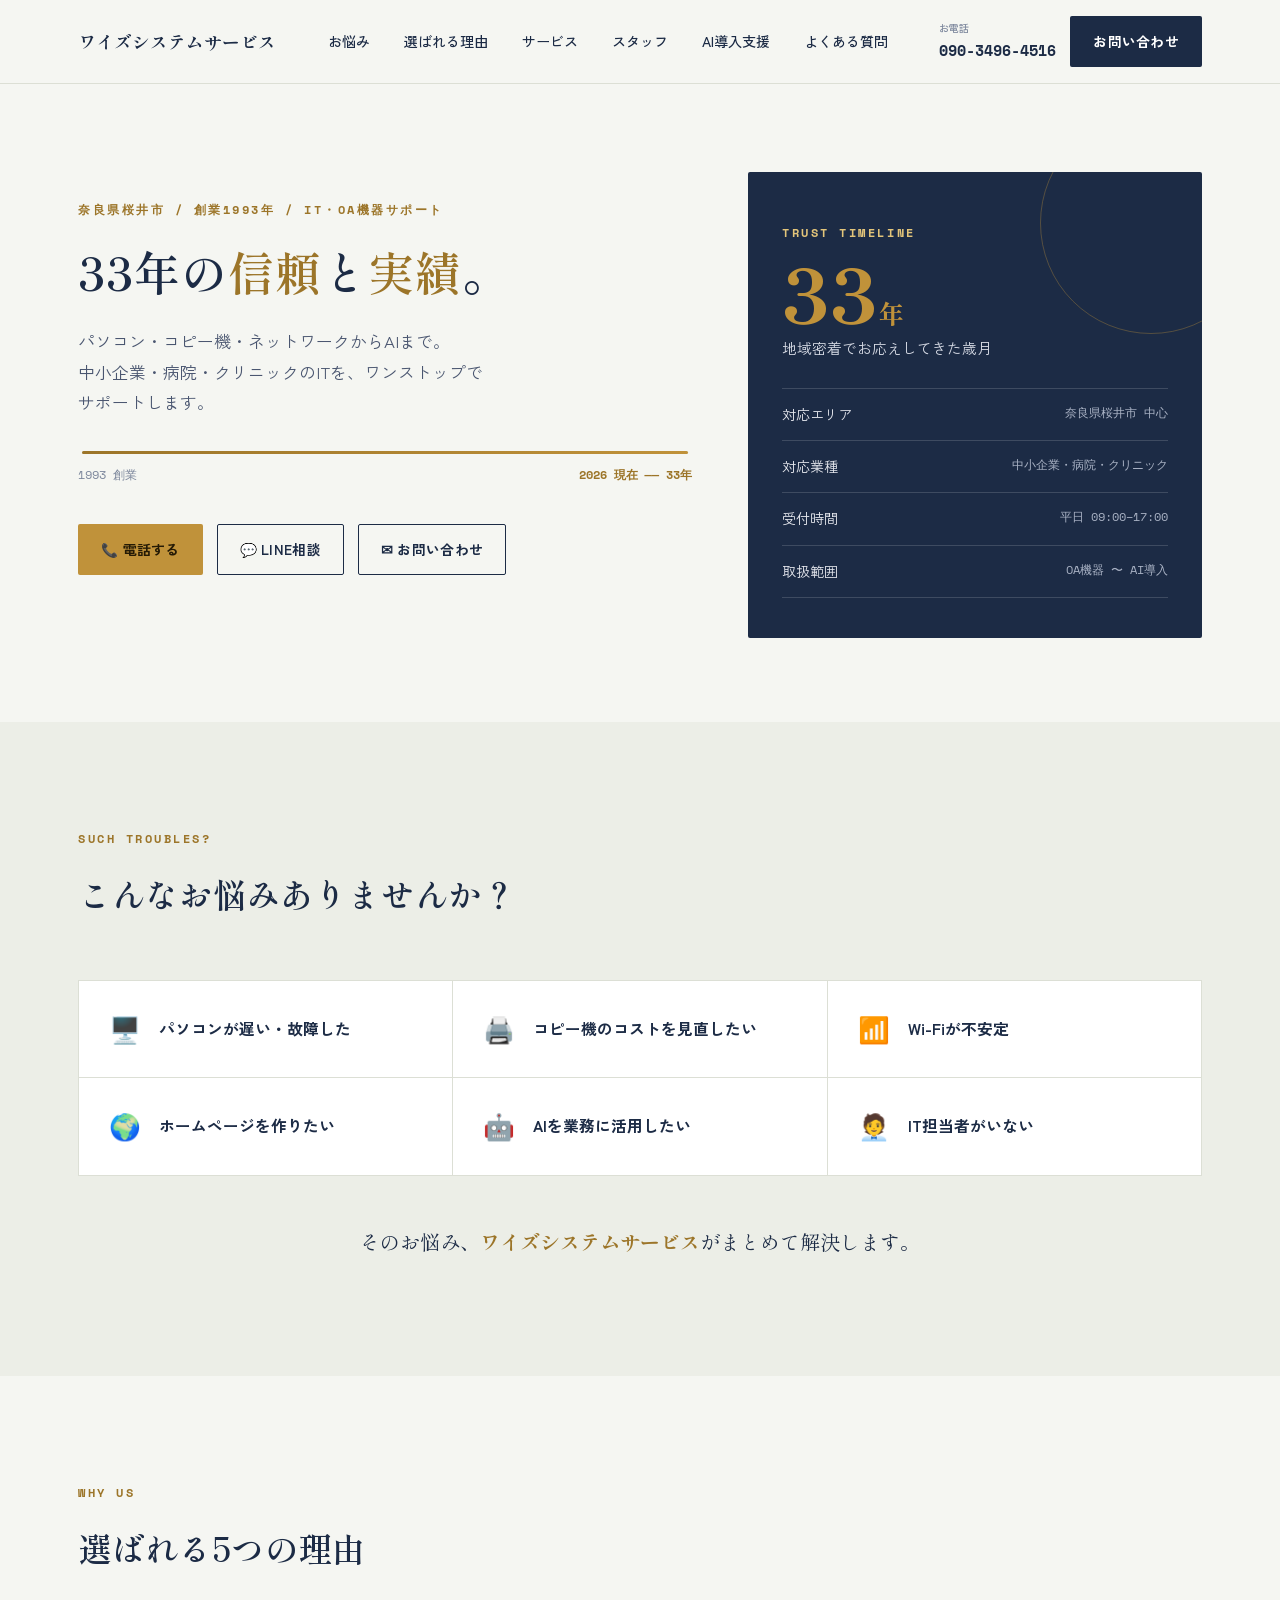
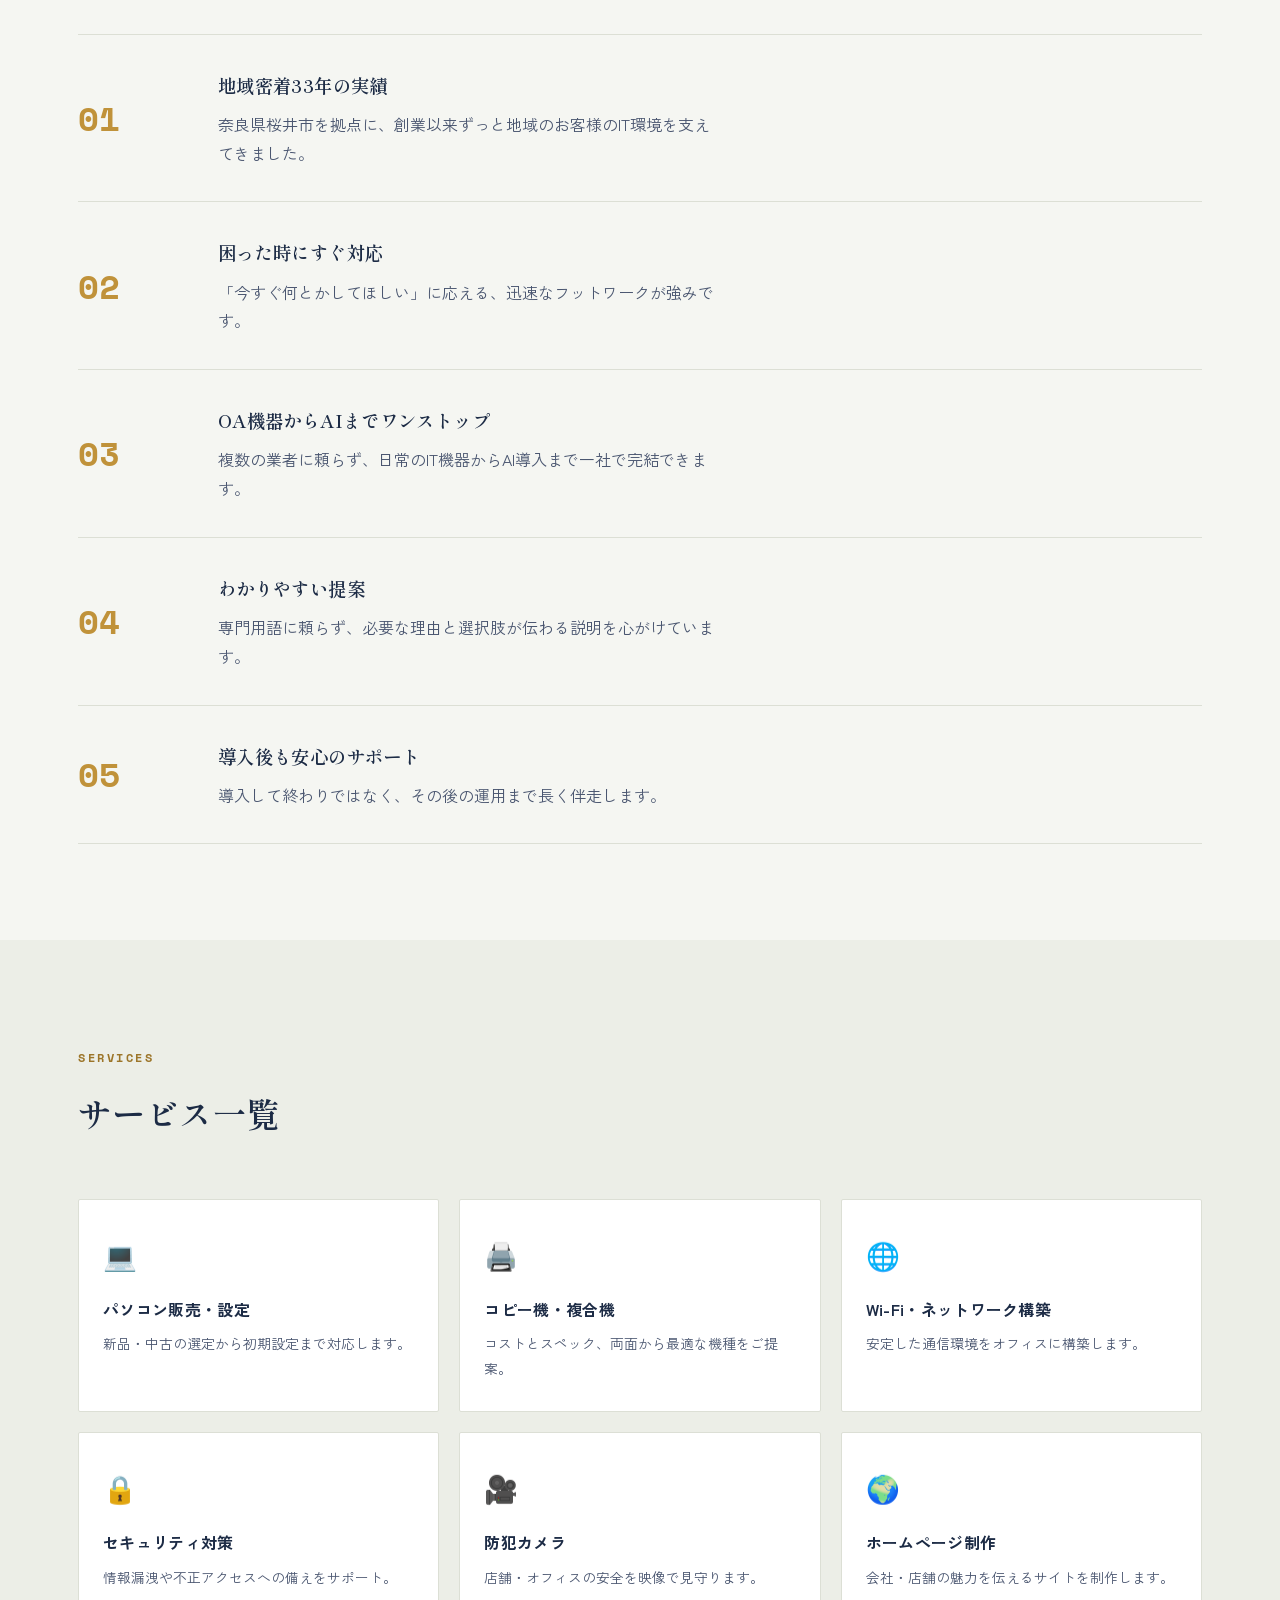
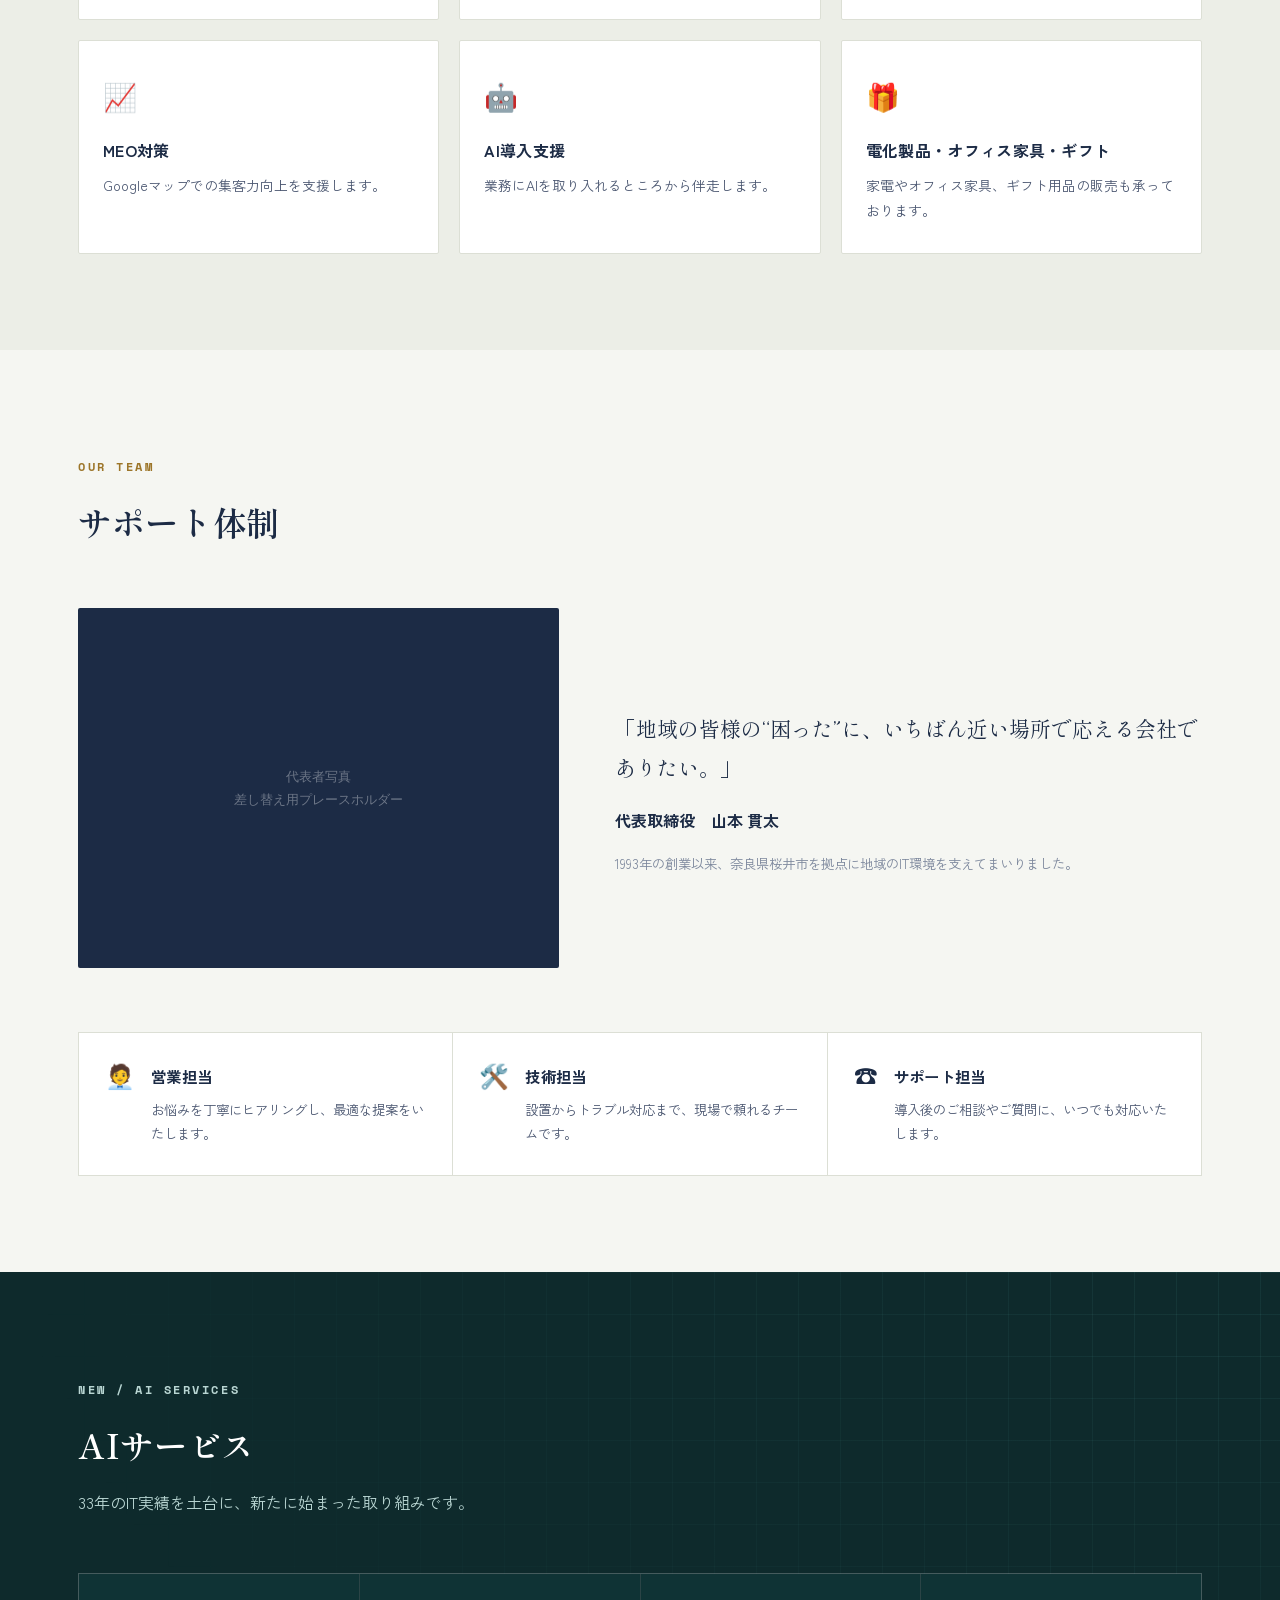
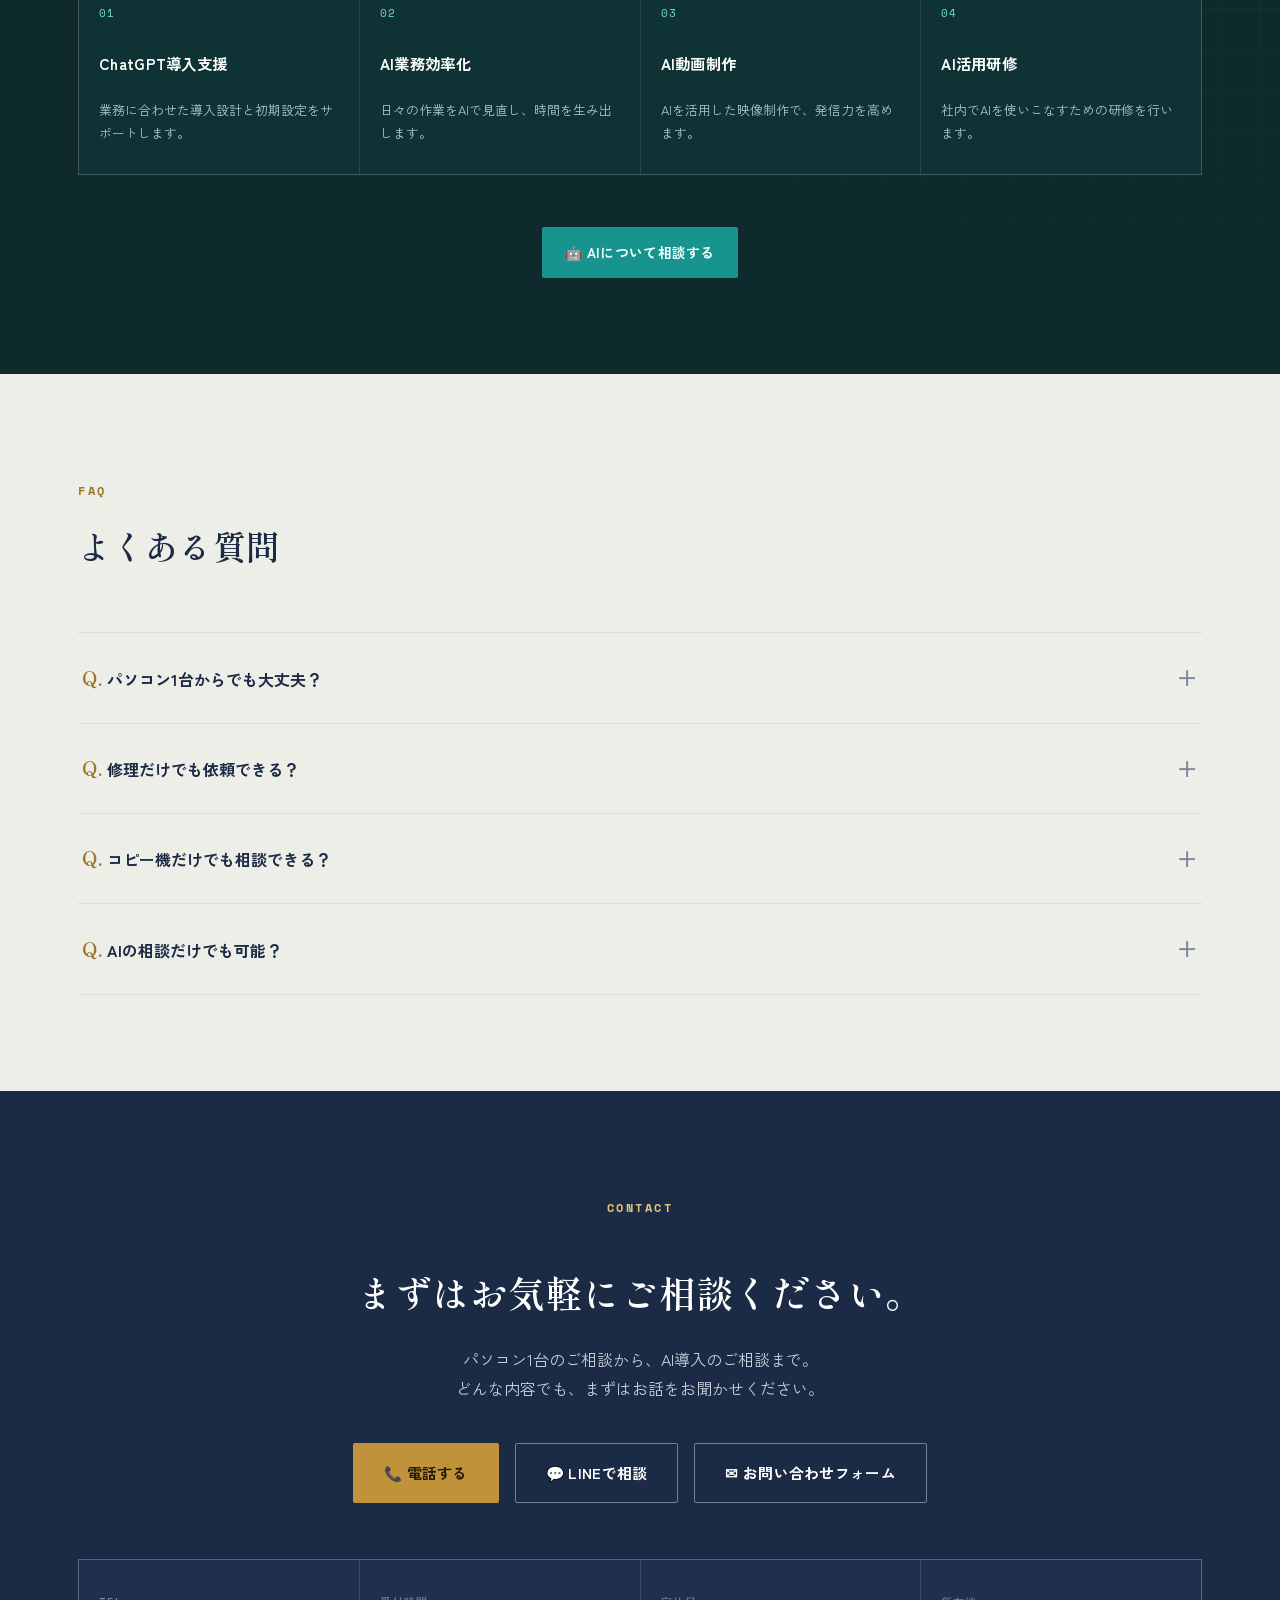
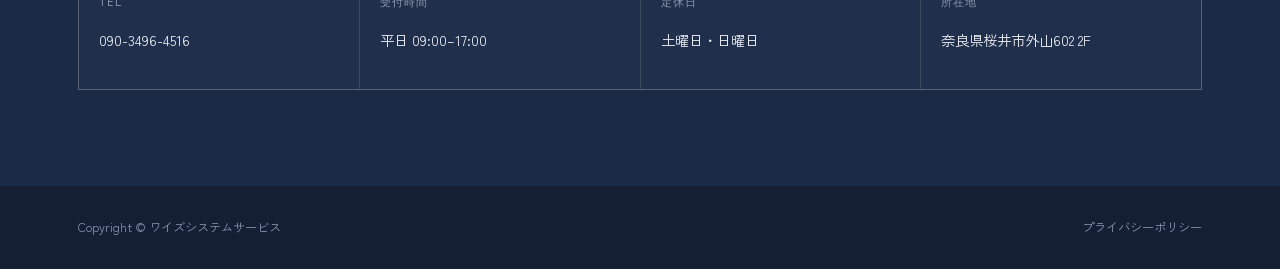
<file: index (1).html>
<!DOCTYPE html>
<html lang="ja">
<head>
<meta charset="UTF-8">
<meta name="viewport" content="width=device-width, initial-scale=1.0">
<title>ワイズシステムサービス | 奈良県桜井市 OA機器・IT・AI導入支援</title>
<meta name="description" content="奈良県桜井市のワイズシステムサービス。33年の実績で、パソコン・コピー機・ネットワークからAI導入支援まで、中小企業・病院・クリニックのITをワンストップでサポートします。">
<link rel="preconnect" href="https://fonts.googleapis.com">
<link rel="preconnect" href="https://fonts.gstatic.com" crossorigin>
<link href="https://fonts.googleapis.com/css2?family=Shippori+Mincho:wght@500;600;800&family=Zen+Kaku+Gothic+New:wght@400;500;700;900&family=Space+Mono:wght@400;700&display=swap" rel="stylesheet">
<style>
  :root {
    --bg: #F5F6F2;
    --surface: #FFFFFF;
    --surface-alt: #ECEEE7;
    --ink: #1C2B45;
    --ink-soft: #4A5670;
    --ink-faint: #7C879C;
    --border: #DCDFD5;
    --gold: #C0923A;
    --gold-deep: #9C7529;
    --ai: #17948E;
    --ai-deep: #0F6C67;
    --ai-bg: #0E2A2C;
    --radius: 2px;
    --maxw: 1180px;
    font-size: 16px;
  }

  * { box-sizing: border-box; }
  html { scroll-behavior: smooth; }

  @media (prefers-reduced-motion: reduce) {
    html { scroll-behavior: auto; }
    *, *::before, *::after {
      animation-duration: 0.01ms !important;
      animation-iteration-count: 1 !important;
      transition-duration: 0.01ms !important;
      scroll-behavior: auto !important;
    }
  }

  body {
    margin: 0;
    background: var(--bg);
    color: var(--ink);
    font-family: "Zen Kaku Gothic New", "Hiragino Kaku Gothic ProN", sans-serif;
    line-height: 1.8;
    -webkit-font-smoothing: antialiased;
  }

  h1, h2, h3, h4 {
    font-family: "Shippori Mincho", serif;
    font-weight: 600;
    margin: 0;
    color: var(--ink);
    letter-spacing: 0.02em;
  }

  a { color: inherit; text-decoration: none; }
  img { max-width: 100%; display: block; }

  .eyebrow {
    font-family: "Space Mono", monospace;
    font-size: 0.72rem;
    letter-spacing: 0.22em;
    text-transform: uppercase;
    color: var(--gold-deep);
    font-weight: 700;
  }
  .eyebrow.ai { color: var(--ai-deep); }
  .eyebrow.on-dark { color: #E3C57A; }
  .eyebrow.ai-on-dark { color: #6FD6CE; }

  .wrap {
    max-width: var(--maxw);
    margin: 0 auto;
    padding: 0 28px;
  }

  a:focus-visible,
  button:focus-visible {
    outline: 3px solid var(--gold);
    outline-offset: 3px;
  }

  /* ===== Header ===== */
  .site-header {
    position: sticky;
    top: 0;
    z-index: 100;
    background: rgba(245, 246, 242, 0.92);
    backdrop-filter: blur(6px);
    border-bottom: 1px solid var(--border);
  }
  .site-header .wrap {
    display: flex;
    align-items: center;
    justify-content: space-between;
    gap: 24px;
    padding: 16px 28px;
  }
  .brand {
    font-family: "Shippori Mincho", serif;
    font-weight: 700;
    font-size: 1.1rem;
    display: flex;
    align-items: baseline;
    gap: 10px;
    white-space: nowrap;
    flex-shrink: 0;
  }
  .brand small {
    font-family: "Space Mono", monospace;
    font-size: 0.6rem;
    color: var(--ink-faint);
    letter-spacing: 0.08em;
    white-space: nowrap;
  }
  .nav-links {
    display: flex;
    gap: 34px;
    font-size: 0.88rem;
    font-weight: 500;
  }
  .nav-links a {
    position: relative;
    padding: 6px 0;
  }
  .nav-links a::after {
    content: "";
    position: absolute;
    left: 0; right: 0; bottom: 0;
    height: 2px;
    background: var(--gold);
    transform: scaleX(0);
    transform-origin: right;
    transition: transform 0.25s ease;
  }
  .nav-links a:hover::after { transform: scaleX(1); transform-origin: left; }

  .header-cta {
    display: flex;
    align-items: center;
    gap: 14px;
  }
  .tel-quick {
    font-family: "Space Mono", monospace;
    font-size: 0.95rem;
    font-weight: 700;
    color: var(--ink);
    white-space: nowrap;
  }
  .tel-quick span { display: block; font-size: 0.62rem; font-family: "Zen Kaku Gothic New"; color: var(--ink-faint); font-weight: 500; }

  .btn {
    display: inline-flex;
    align-items: center;
    gap: 8px;
    padding: 12px 22px;
    border-radius: var(--radius);
    font-weight: 700;
    font-size: 0.86rem;
    letter-spacing: 0.02em;
    border: 1.5px solid transparent;
    cursor: pointer;
    transition: transform 0.18s ease, box-shadow 0.18s ease, background 0.18s ease;
    white-space: nowrap;
  }
  .btn-primary {
    background: var(--ink);
    color: #fff;
  }
  .btn-primary:hover { transform: translateY(-2px); box-shadow: 0 10px 22px rgba(28,43,69,0.28); }
  .btn-gold {
    background: var(--gold);
    color: #241A05;
  }
  .btn-gold:hover { transform: translateY(-2px); box-shadow: 0 10px 22px rgba(192,146,58,0.35); }
  .btn-outline {
    background: transparent;
    border-color: var(--ink);
    color: var(--ink);
  }
  .btn-outline:hover { background: var(--ink); color: #fff; }
  .btn-ai {
    background: var(--ai);
    color: #F4FFFE;
  }
  .btn-ai:hover { transform: translateY(-2px); box-shadow: 0 10px 22px rgba(23,148,142,0.35); }
  .btn-ai-outline {
    background: transparent;
    border-color: rgba(255,255,255,0.4);
    color: #fff;
  }
  .btn-ai-outline:hover { background: rgba(255,255,255,0.12); }

  .menu-toggle { display: none; }

  /* ===== Hero ===== */
  .hero {
    position: relative;
    padding: 88px 0 84px;
    overflow: hidden;
  }
  .hero-grid {
    display: grid;
    grid-template-columns: 1.15fr 0.85fr;
    gap: 56px;
    align-items: center;
  }
  .hero h1 {
    font-size: clamp(2.1rem, 3.6vw, 3.1rem);
    line-height: 1.42;
    margin: 18px 0 22px;
  }
  .hero h1 .accent { color: var(--gold-deep); }
  .hero p.lead {
    font-size: 1.05rem;
    color: var(--ink-soft);
    max-width: 46ch;
    margin-bottom: 34px;
  }
  .hero-ctas {
    display: flex;
    gap: 14px;
    flex-wrap: wrap;
    margin-bottom: 46px;
  }

  /* Timeline signature element */
  .timeline {
    position: relative;
    height: 3px;
    background: var(--border);
    border-radius: 2px;
    margin: 0 4px 10px;
  }
  .timeline::before {
    content: "";
    position: absolute;
    left: 0; top: 0; bottom: 0;
    width: 100%;
    background: linear-gradient(90deg, var(--gold-deep), var(--gold));
    border-radius: 2px;
    transform-origin: left;
    animation: growline 1.6s cubic-bezier(.2,.7,.2,1) both;
    animation-delay: 0.3s;
  }
  @keyframes growline { from { transform: scaleX(0); } to { transform: scaleX(1); } }
  .timeline-labels {
    display: flex;
    justify-content: space-between;
    font-family: "Space Mono", monospace;
    font-size: 0.76rem;
    color: var(--ink-faint);
  }
  .timeline-labels .now { color: var(--gold-deep); font-weight: 700; }

  .hero-panel {
    background: var(--ink);
    border-radius: var(--radius);
    padding: 40px 34px;
    color: #fff;
    position: relative;
    overflow: hidden;
  }
  .hero-panel::before {
    content: "";
    position: absolute;
    right: -60px; top: -60px;
    width: 220px; height: 220px;
    border: 1px solid rgba(192,146,58,0.35);
    border-radius: 50%;
  }
  .hero-panel .num {
    font-family: "Shippori Mincho", serif;
    font-size: 4.6rem;
    font-weight: 800;
    color: var(--gold);
    line-height: 1;
  }
  .hero-panel .num-label {
    font-size: 0.92rem;
    color: #D8DCE6;
    margin: 6px 0 26px;
  }
  .hero-panel-list {
    list-style: none;
    padding: 0;
    margin: 0;
    border-top: 1px solid rgba(255,255,255,0.15);
  }
  .hero-panel-list li {
    display: flex;
    justify-content: space-between;
    padding: 13px 0;
    border-bottom: 1px solid rgba(255,255,255,0.15);
    font-size: 0.88rem;
    color: #E7E9EF;
  }
  .hero-panel-list li span:last-child { color: #A9B2C4; font-family: "Space Mono", monospace; font-size: 0.78rem; }

  /* ===== Section shell ===== */
  section { padding: 96px 0; }
  .section-head {
    max-width: 640px;
    margin-bottom: 56px;
  }
  .section-head h2 {
    font-size: clamp(1.6rem, 2.6vw, 2.1rem);
    margin-top: 14px;
  }
  .section-alt { background: var(--surface-alt); }

  /* ===== Pain points ===== */
  .pain-grid {
    display: grid;
    grid-template-columns: repeat(3, 1fr);
    gap: 1px;
    background: var(--border);
    border: 1px solid var(--border);
  }
  .pain-item {
    background: var(--surface);
    padding: 34px 30px;
    display: flex;
    gap: 18px;
    align-items: flex-start;
  }
  .pain-icon {
    font-size: 1.6rem;
    line-height: 1;
    flex-shrink: 0;
  }
  .pain-item p { margin: 0; font-weight: 700; font-size: 0.98rem; }
  .pain-close {
    text-align: center;
    margin-top: 48px;
    font-family: "Shippori Mincho", serif;
    font-size: 1.25rem;
  }
  .pain-close strong { color: var(--gold-deep); }

  /* ===== Reasons ===== */
  .reasons {
    display: flex;
    flex-direction: column;
  }
  .reason-row {
    display: grid;
    grid-template-columns: 110px 1fr;
    align-items: center;
    padding: 34px 0;
    border-top: 1px solid var(--border);
    gap: 30px;
  }
  .reason-row:last-child { border-bottom: 1px solid var(--border); }
  .reason-num {
    font-family: "Space Mono", monospace;
    font-size: 2.1rem;
    font-weight: 700;
    color: var(--gold);
  }
  .reason-row h3 { font-size: 1.15rem; margin-bottom: 8px; }
  .reason-row p { margin: 0; color: var(--ink-soft); max-width: 62ch; }

  /* ===== Services ===== */
  .service-grid {
    display: grid;
    grid-template-columns: repeat(3, 1fr);
    gap: 20px;
  }
  .service-card {
    background: var(--surface);
    border: 1px solid var(--border);
    border-radius: var(--radius);
    padding: 30px 24px;
    transition: transform 0.2s ease, box-shadow 0.2s ease, border-color 0.2s ease;
  }
  .service-card:hover {
    transform: translateY(-4px);
    box-shadow: 0 16px 30px rgba(28,43,69,0.1);
    border-color: var(--gold);
  }
  .service-icon { font-size: 1.7rem; margin-bottom: 16px; }
  .service-card h3 { font-size: 1rem; margin-bottom: 8px; font-family: "Zen Kaku Gothic New"; font-weight: 700; }
  .service-card p { margin: 0; font-size: 0.86rem; color: var(--ink-soft); }

  /* ===== Staff ===== */
  .staff-lead {
    display: grid;
    grid-template-columns: 0.9fr 1.1fr;
    gap: 56px;
    align-items: center;
    margin-bottom: 64px;
  }
  .staff-photo-placeholder {
    aspect-ratio: 4/3;
    background: var(--ink);
    border-radius: var(--radius);
    display: flex;
    align-items: center;
    justify-content: center;
    color: rgba(255,255,255,0.35);
    font-family: "Space Mono", monospace;
    font-size: 0.8rem;
    text-align: center;
    padding: 20px;
  }
  .staff-quote {
    font-family: "Shippori Mincho", serif;
    font-size: 1.3rem;
    line-height: 1.9;
    margin-bottom: 18px;
  }
  .staff-name { font-weight: 700; }
  .staff-role { color: var(--ink-faint); font-size: 0.84rem; }

  .team-bar {
    display: grid;
    grid-template-columns: repeat(3, 1fr);
    gap: 1px;
    background: var(--border);
    border: 1px solid var(--border);
  }
  .team-bar-item {
    background: var(--surface);
    padding: 30px 26px;
    display: flex;
    gap: 16px;
    align-items: flex-start;
  }
  .team-bar-icon { font-size: 1.5rem; line-height: 1; flex-shrink: 0; }
  .team-bar-item h4 { font-size: 0.96rem; margin: 0 0 6px; font-family: "Zen Kaku Gothic New"; font-weight: 700; }
  .team-bar-item p { margin: 0; font-size: 0.84rem; color: var(--ink-soft); }

  /* ===== AI section (signature contrast block) ===== */
  .ai-section {
    background: var(--ai-bg);
    color: #EAF6F5;
    position: relative;
    overflow: hidden;
  }
  .ai-section::before {
    content: "";
    position: absolute;
    inset: 0;
    background-image:
      linear-gradient(rgba(111,214,206,0.08) 1px, transparent 1px),
      linear-gradient(90deg, rgba(111,214,206,0.08) 1px, transparent 1px);
    background-size: 42px 42px;
    mask-image: radial-gradient(ellipse at top right, black, transparent 70%);
  }
  .ai-section .wrap { position: relative; z-index: 1; }
  .ai-section .section-head h2 { color: #fff; }
  .ai-section .section-head p { color: #B9D6D3; }

  .ai-grid {
    display: grid;
    grid-template-columns: repeat(4, 1fr);
    gap: 1px;
    background: rgba(255,255,255,0.12);
    border: 1px solid rgba(255,255,255,0.12);
  }
  .ai-card {
    background: #0F3335;
    padding: 30px 20px;
    min-height: 200px;
    display: flex;
    flex-direction: column;
    justify-content: space-between;
  }
  .ai-card .tag {
    font-family: "Space Mono", monospace;
    font-size: 0.68rem;
    color: #6FD6CE;
    letter-spacing: 0.1em;
  }
  .ai-card h3 {
    font-family: "Zen Kaku Gothic New";
    font-weight: 700;
    font-size: 0.96rem;
    color: #fff;
    margin: 14px 0 10px;
    line-height: 1.6;
  }
  .ai-card p { font-size: 0.8rem; color: #A8C7C4; margin: 0; }

  .ai-cta { text-align: center; margin-top: 52px; }

  /* ===== FAQ ===== */
  .faq-list { border-top: 1px solid var(--border); }
  .faq-item { border-bottom: 1px solid var(--border); }
  .faq-q {
    width: 100%;
    background: none;
    border: none;
    text-align: left;
    padding: 26px 4px;
    display: flex;
    align-items: center;
    justify-content: space-between;
    gap: 20px;
    font-size: 1rem;
    font-weight: 700;
    font-family: "Zen Kaku Gothic New";
    color: var(--ink);
  }
  .faq-q .q-mark {
    font-family: "Shippori Mincho", serif;
    color: var(--gold-deep);
    font-size: 1.2rem;
    flex-shrink: 0;
  }
  .faq-q .plus {
    font-size: 1.3rem;
    color: var(--ink-faint);
    transition: transform 0.25s ease;
    flex-shrink: 0;
  }
  .faq-item[open] .plus { transform: rotate(45deg); }
  .faq-item summary { cursor: pointer; list-style: none; }
  .faq-item summary::-webkit-details-marker { display: none; }
  .faq-a {
    padding: 0 4px 28px 34px;
    color: var(--ink-soft);
    font-size: 0.92rem;
    max-width: 66ch;
  }

  /* ===== Contact ===== */
  .contact-section {
    background: var(--ink);
    color: #fff;
  }
  .contact-inner {
    text-align: center;
    max-width: 640px;
    margin: 0 auto;
  }
  .contact-inner .eyebrow { color: #E3C57A; }
  .contact-inner h2 { color: #fff; margin: 16px 0 20px; font-size: clamp(1.7rem, 3vw, 2.3rem); }
  .contact-inner p { color: #C6CCDA; margin-bottom: 40px; }
  .contact-ctas {
    display: flex;
    gap: 16px;
    justify-content: center;
    flex-wrap: wrap;
    margin-bottom: 56px;
  }
  .contact-ctas .btn { padding: 16px 30px; font-size: 0.92rem; }

  .contact-info {
    display: grid;
    grid-template-columns: repeat(4, 1fr);
    gap: 1px;
    background: rgba(255,255,255,0.14);
    border: 1px solid rgba(255,255,255,0.14);
    text-align: left;
  }
  .contact-info div {
    background: #202F4B;
    padding: 22px 20px;
  }
  .contact-info .label {
    font-family: "Space Mono", monospace;
    font-size: 0.68rem;
    color: #8C97AE;
    letter-spacing: 0.1em;
    margin-bottom: 8px;
  }
  .contact-info .val { font-size: 0.9rem; color: #EDEFF5; }

  /* ===== Footer ===== */
  footer {
    background: #141F33;
    color: #8C97AE;
    padding: 30px 0;
    font-size: 0.78rem;
  }
  footer .wrap {
    display: flex;
    justify-content: space-between;
    align-items: center;
    flex-wrap: wrap;
    gap: 12px;
  }
  footer a:hover { color: #fff; }

  /* ===== Mobile sticky CTA bar ===== */
  .mobile-cta-bar {
    display: none;
  }

  /* ===== Reveal on scroll ===== */
  .reveal {
    opacity: 0;
    transform: translateY(18px);
    transition: opacity 0.7s ease, transform 0.7s ease;
  }
  .reveal.is-visible {
    opacity: 1;
    transform: translateY(0);
  }

  /* ===== Responsive ===== */
  @media (max-width: 980px) {
    .hero-grid { grid-template-columns: 1fr; }
    .pain-grid { grid-template-columns: repeat(2, 1fr); }
    .service-grid { grid-template-columns: repeat(2, 1fr); }
    .ai-grid { grid-template-columns: repeat(2, 1fr); }
    .staff-lead { grid-template-columns: 1fr; }
    .team-bar { grid-template-columns: 1fr; }
    .contact-info { grid-template-columns: repeat(2, 1fr); }
    .nav-links { display: none; }
  }

  @media (max-width: 640px) {
    .wrap { padding: 0 20px; }
    section { padding: 68px 0; }
    .header-cta .btn-outline { display: none; }
    .pain-grid { grid-template-columns: 1fr; }
    .service-grid { grid-template-columns: 1fr; }
    .ai-grid { grid-template-columns: 1fr; }
    .team-bar { grid-template-columns: 1fr; }
    .contact-info { grid-template-columns: 1fr; }
    .reason-row { grid-template-columns: 60px 1fr; }
    .reason-num { font-size: 1.5rem; }
    .contact-ctas { flex-direction: column; align-items: stretch; }
    body { padding-bottom: 72px; }
    .mobile-cta-bar {
      display: flex;
      position: fixed;
      bottom: 0; left: 0; right: 0;
      z-index: 200;
      background: #fff;
      border-top: 1px solid var(--border);
    }
    .mobile-cta-bar a {
      flex: 1;
      text-align: center;
      padding: 14px 6px;
      font-size: 0.76rem;
      font-weight: 700;
      display: flex;
      flex-direction: column;
      align-items: center;
      gap: 4px;
      border-right: 1px solid var(--border);
    }
    .mobile-cta-bar a:last-child { border-right: none; }
    .mobile-cta-bar a.primary { background: var(--ink); color: #fff; }
    .mobile-cta-bar a.line { background: #EDEEE7; color: var(--ink); }
    .mobile-cta-bar a.form { color: var(--ink); }
  }
</style>
</head>
<body>

<!-- ===================== HEADER ===================== -->
<header class="site-header">
  <div class="wrap">
    <div class="brand">
      ワイズシステムサービス
    </div>
    <nav class="nav-links">
      <a href="#worries">お悩み</a>
      <a href="#reasons">選ばれる理由</a>
      <a href="#services">サービス</a>
      <a href="#staff">スタッフ</a>
      <a href="#ai">AI導入支援</a>
      <a href="#faq">よくある質問</a>
    </nav>
    <div class="header-cta">
      <a href="tel:09034964516" class="tel-quick">
        <span>お電話</span>090-3496-4516
      </a>
      <a href="#contact" class="btn btn-primary">お問い合わせ</a>
    </div>
  </div>
</header>

<!-- ===================== HERO ===================== -->
<section class="hero">
  <div class="wrap hero-grid">
    <div>
      <p class="eyebrow">奈良県桜井市 / 創業1993年 / IT・OA機器サポート</p>
      <h1>33年の<span class="accent">信頼</span>と<span class="accent">実績</span>。</h1>
      <p class="lead">パソコン・コピー機・ネットワークからAIまで。<br>中小企業・病院・クリニックのITを、ワンストップでサポートします。</p>

      <div class="timeline" aria-hidden="true"></div>
      <div class="timeline-labels">
        <span>1993 創業</span>
        <span class="now">2026 現在 ―― 33年</span>
      </div>

      <div class="hero-ctas" style="margin-top:38px;">
        <a href="tel:09034964516" class="btn btn-gold">📞 電話する</a>
        <a href="#contact" class="btn btn-outline">💬 LINE相談</a>
        <a href="#contact" class="btn btn-outline">✉ お問い合わせ</a>
      </div>
    </div>

    <div class="hero-panel">
      <p class="eyebrow on-dark">TRUST TIMELINE</p>
      <div class="num">33<span style="font-size:1.6rem;">年</span></div>
      <p class="num-label">地域密着でお応えしてきた歳月</p>
      <ul class="hero-panel-list">
        <li><span>対応エリア</span><span>奈良県桜井市 中心</span></li>
        <li><span>対応業種</span><span>中小企業・病院・クリニック</span></li>
        <li><span>受付時間</span><span>平日 09:00–17:00</span></li>
        <li><span>取扱範囲</span><span>OA機器 〜 AI導入</span></li>
      </ul>
    </div>
  </div>
</section>

<!-- ===================== WORRIES ===================== -->
<section id="worries" class="section-alt">
  <div class="wrap">
    <div class="section-head reveal">
      <p class="eyebrow">SUCH TROUBLES?</p>
      <h2>こんなお悩みありませんか？</h2>
    </div>

    <div class="pain-grid reveal">
      <div class="pain-item"><span class="pain-icon">🖥️</span><p>パソコンが遅い・故障した</p></div>
      <div class="pain-item"><span class="pain-icon">🖨️</span><p>コピー機のコストを見直したい</p></div>
      <div class="pain-item"><span class="pain-icon">📶</span><p>Wi-Fiが不安定</p></div>
      <div class="pain-item"><span class="pain-icon">🌍</span><p>ホームページを作りたい</p></div>
      <div class="pain-item"><span class="pain-icon">🤖</span><p>AIを業務に活用したい</p></div>
      <div class="pain-item"><span class="pain-icon">🧑‍💼</span><p>IT担当者がいない</p></div>
    </div>

    <p class="pain-close reveal">そのお悩み、<strong>ワイズシステムサービス</strong>がまとめて解決します。</p>
  </div>
</section>

<!-- ===================== REASONS ===================== -->
<section id="reasons">
  <div class="wrap">
    <div class="section-head reveal">
      <p class="eyebrow">WHY US</p>
      <h2>選ばれる5つの理由</h2>
    </div>

    <div class="reasons reveal">
      <div class="reason-row">
        <div class="reason-num">01</div>
        <div><h3>地域密着33年の実績</h3><p>奈良県桜井市を拠点に、創業以来ずっと地域のお客様のIT環境を支えてきました。</p></div>
      </div>
      <div class="reason-row">
        <div class="reason-num">02</div>
        <div><h3>困った時にすぐ対応</h3><p>「今すぐ何とかしてほしい」に応える、迅速なフットワークが強みです。</p></div>
      </div>
      <div class="reason-row">
        <div class="reason-num">03</div>
        <div><h3>OA機器からAIまでワンストップ</h3><p>複数の業者に頼らず、日常のIT機器からAI導入まで一社で完結できます。</p></div>
      </div>
      <div class="reason-row">
        <div class="reason-num">04</div>
        <div><h3>わかりやすい提案</h3><p>専門用語に頼らず、必要な理由と選択肢が伝わる説明を心がけています。</p></div>
      </div>
      <div class="reason-row">
        <div class="reason-num">05</div>
        <div><h3>導入後も安心のサポート</h3><p>導入して終わりではなく、その後の運用まで長く伴走します。</p></div>
      </div>
    </div>
  </div>
</section>

<!-- ===================== SERVICES ===================== -->
<section id="services" class="section-alt">
  <div class="wrap">
    <div class="section-head reveal">
      <p class="eyebrow">SERVICES</p>
      <h2>サービス一覧</h2>
    </div>

    <div class="service-grid reveal">
      <div class="service-card"><div class="service-icon">💻</div><h3>パソコン販売・設定</h3><p>新品・中古の選定から初期設定まで対応します。</p></div>
      <div class="service-card"><div class="service-icon">🖨️</div><h3>コピー機・複合機</h3><p>コストとスペック、両面から最適な機種をご提案。</p></div>
      <div class="service-card"><div class="service-icon">🌐</div><h3>Wi-Fi・ネットワーク構築</h3><p>安定した通信環境をオフィスに構築します。</p></div>
      <div class="service-card"><div class="service-icon">🔒</div><h3>セキュリティ対策</h3><p>情報漏洩や不正アクセスへの備えをサポート。</p></div>
      <div class="service-card"><div class="service-icon">🎥</div><h3>防犯カメラ</h3><p>店舗・オフィスの安全を映像で見守ります。</p></div>
      <div class="service-card"><div class="service-icon">🌍</div><h3>ホームページ制作</h3><p>会社・店舗の魅力を伝えるサイトを制作します。</p></div>
      <div class="service-card"><div class="service-icon">📈</div><h3>MEO対策</h3><p>Googleマップでの集客力向上を支援します。</p></div>
      <div class="service-card"><div class="service-icon">🤖</div><h3>AI導入支援</h3><p>業務にAIを取り入れるところから伴走します。</p></div>
      <div class="service-card"><div class="service-icon">🎁</div><h3>電化製品・オフィス家具・ギフト</h3><p>家電やオフィス家具、ギフト用品の販売も承っております。</p></div>
    </div>
  </div>
</section>

<!-- ===================== STAFF ===================== -->
<section id="staff">
  <div class="wrap">
    <div class="section-head reveal">
      <p class="eyebrow">OUR TEAM</p>
      <h2>サポート体制</h2>
    </div>

    <div class="staff-lead reveal">
      <div class="staff-photo-placeholder">代表者写真<br>差し替え用プレースホルダー</div>
      <div>
        <p class="staff-quote">「地域の皆様の“困った”に、いちばん近い場所で応える会社でありたい。」</p>
        <p class="staff-name">代表取締役　山本 貫太</p>
        <p class="staff-role">1993年の創業以来、奈良県桜井市を拠点に地域のIT環境を支えてまいりました。</p>
      </div>
    </div>

    <div class="team-bar reveal">
      <div class="team-bar-item">
        <span class="team-bar-icon">🧑‍💼</span>
        <div><h4>営業担当</h4><p>お悩みを丁寧にヒアリングし、最適な提案をいたします。</p></div>
      </div>
      <div class="team-bar-item">
        <span class="team-bar-icon">🛠️</span>
        <div><h4>技術担当</h4><p>設置からトラブル対応まで、現場で頼れるチームです。</p></div>
      </div>
      <div class="team-bar-item">
        <span class="team-bar-icon">☎️</span>
        <div><h4>サポート担当</h4><p>導入後のご相談やご質問に、いつでも対応いたします。</p></div>
      </div>
    </div>
  </div>
</section>

<!-- ===================== AI SERVICES ===================== -->
<section id="ai" class="ai-section">
  <div class="wrap">
    <div class="section-head reveal">
      <p class="eyebrow ai-on-dark">NEW / AI SERVICES</p>
      <h2>AIサービス</h2>
      <p style="margin-top:14px;">33年のIT実績を土台に、新たに始まった取り組みです。</p>
    </div>

    <div class="ai-grid reveal">
      <div class="ai-card">
        <p class="tag">01</p>
        <h3>ChatGPT導入支援</h3>
        <p>業務に合わせた導入設計と初期設定をサポートします。</p>
      </div>
      <div class="ai-card">
        <p class="tag">02</p>
        <h3>AI業務効率化</h3>
        <p>日々の作業をAIで見直し、時間を生み出します。</p>
      </div>
      <div class="ai-card">
        <p class="tag">03</p>
        <h3>AI動画制作</h3>
        <p>AIを活用した映像制作で、発信力を高めます。</p>
      </div>
      <div class="ai-card">
        <p class="tag">04</p>
        <h3>AI活用研修</h3>
        <p>社内でAIを使いこなすための研修を行います。</p>
      </div>
    </div>

    <div class="ai-cta reveal">
      <a href="#contact" class="btn btn-ai">🤖 AIについて相談する</a>
    </div>
  </div>
</section>

<!-- ===================== FAQ ===================== -->
<section id="faq" class="section-alt">
  <div class="wrap">
    <div class="section-head reveal">
      <p class="eyebrow">FAQ</p>
      <h2>よくある質問</h2>
    </div>

    <div class="faq-list reveal">
      <details class="faq-item">
        <summary class="faq-q"><span><span class="q-mark">Q.</span> パソコン1台からでも大丈夫？</span><span class="plus">＋</span></summary>
        <p class="faq-a">はい、大丈夫です。1台からのご相談も承っておりますので、お気軽にお問い合わせください。</p>
      </details>
      <details class="faq-item">
        <summary class="faq-q"><span><span class="q-mark">Q.</span> 修理だけでも依頼できる？</span><span class="plus">＋</span></summary>
        <p class="faq-a">はい、修理のみのご依頼も承っております。まずは症状をお聞かせください。</p>
      </details>
      <details class="faq-item">
        <summary class="faq-q"><span><span class="q-mark">Q.</span> コピー機だけでも相談できる？</span><span class="plus">＋</span></summary>
        <p class="faq-a">はい、コピー機・複合機のみのご相談も可能です。コスト見直しのご相談も歓迎です。</p>
      </details>
      <details class="faq-item">
        <summary class="faq-q"><span><span class="q-mark">Q.</span> AIの相談だけでも可能？</span><span class="plus">＋</span></summary>
        <p class="faq-a">はい、可能です。「何から始めればいいかわからない」という段階からご相談いただけます。</p>
      </details>
    </div>
  </div>
</section>

<!-- ===================== CONTACT ===================== -->
<section id="contact" class="contact-section">
  <div class="wrap">
    <div class="contact-inner">
      <p class="eyebrow">CONTACT</p>
      <h2>まずはお気軽にご相談ください。</h2>
      <p>パソコン1台のご相談から、AI導入のご相談まで。<br>どんな内容でも、まずはお話をお聞かせください。</p>

      <div class="contact-ctas">
        <a href="tel:09034964516" class="btn btn-gold">📞 電話する</a>
        <a href="#" class="btn btn-ai-outline">💬 LINEで相談</a>
        <a href="#" class="btn btn-ai-outline">✉ お問い合わせフォーム</a>
      </div>
    </div>

    <div class="contact-info reveal">
      <div><p class="label">TEL</p><p class="val">090-3496-4516</p></div>
      <div><p class="label">受付時間</p><p class="val">平日 09:00–17:00</p></div>
      <div><p class="label">定休日</p><p class="val">土曜日・日曜日</p></div>
      <div><p class="label">所在地</p><p class="val">奈良県桜井市外山602 2F</p></div>
    </div>
  </div>
</section>

<!-- ===================== FOOTER ===================== -->
<footer>
  <div class="wrap">
    <span>Copyright © ワイズシステムサービス</span>
    <a href="https://yzsystemservice.com/privacy">プライバシーポリシー</a>
  </div>
</footer>

<!-- ===================== MOBILE STICKY CTA ===================== -->
<div class="mobile-cta-bar">
  <a href="tel:09034964516" class="primary">📞<br>電話</a>
  <a href="#" class="line">💬<br>LINE</a>
  <a href="#contact" class="form">✉<br>問い合わせ</a>
</div>

<script>
  // スクロール表示アニメーション
  const reveals = document.querySelectorAll('.reveal');
  const io = new IntersectionObserver((entries) => {
    entries.forEach(entry => {
      if (entry.isIntersecting) {
        entry.target.classList.add('is-visible');
        io.unobserve(entry.target);
      }
    });
  }, { threshold: 0.12 });
  reveals.forEach(el => io.observe(el));
</script>

</body>
</html>
</file>
<file: assets/site.css>
/* ワイズシステムサービス 共通スタイル
   コンセプト：校正紙（トンボ＋カラーバー）。紙の白・トナーの黒・プロセスシアン。 */

:root {
  --paper: #F4F5F2;
  --sheet: #FFFFFF;
  --toner: #1B222C;
  --ink: #3C4450;
  --ink-soft: #69717D;
  --rule: #D3D7DB;
  --cyan: #0086C3;
  --cyan-deep: #006A9B;
  --cyan-tint: #E3F2F9;
  --magenta: #E4007F;
  --yellow: #FFDC00;

  --font: "BIZ UDPGothic", "Hiragino Kaku Gothic ProN", "Hiragino Sans", "Noto Sans JP", "Noto Sans CJK JP", Meiryo, sans-serif;

  --fs-xs: 0.8125rem;   /* 13 */
  --fs-sm: 0.9375rem;   /* 15 */
  --fs-base: 1rem;      /* 16 */
  --fs-md: 1.1875rem;   /* 19 */
  --fs-lg: 1.5rem;      /* 24 */
  --fs-xl: 2rem;        /* 32 */
  --fs-2xl: clamp(2rem, 1.2rem + 3.2vw, 3.25rem);
  --fs-hero: clamp(2.125rem, 1rem + 4.6vw, 4.25rem);

  --wrap: 1120px;
  --gutter: clamp(20px, 4vw, 40px);
  --section: clamp(72px, 9vw, 120px);
}

*, *::before, *::after { box-sizing: border-box; }
html { -webkit-text-size-adjust: 100%; scroll-padding-top: 88px; }
body {
  margin: 0;
  background: var(--paper);
  color: var(--ink);
  font-family: var(--font);
  font-size: var(--fs-base);
  line-height: 1.85;
  letter-spacing: 0.02em;
  font-feature-settings: "palt" 0;
  -webkit-font-smoothing: antialiased;
}
img, svg { display: block; max-width: 100%; }
a { color: var(--cyan-deep); text-underline-offset: 0.2em; }
a:hover { color: var(--toner); }
:focus-visible { outline: 3px solid var(--cyan); outline-offset: 3px; border-radius: 2px; }
h1, h2, h3, h4 { color: var(--toner); line-height: 1.4; margin: 0; font-weight: 700; letter-spacing: 0.03em; word-break: auto-phrase; text-wrap: balance; }
p { margin: 0; text-wrap: pretty; line-break: strict; }
ul, ol { margin: 0; padding: 0; list-style: none; }
.visually-hidden {
  position: absolute !important; width: 1px; height: 1px; overflow: hidden;
  clip: rect(0 0 0 0); white-space: nowrap;
}
.skip-link {
  position: absolute; left: 12px; top: -60px; z-index: 100;
  background: var(--toner); color: #fff; padding: 10px 16px; text-decoration: none;
}
.skip-link:focus { top: 12px; color: #fff; }

.wrap { width: 100%; max-width: calc(var(--wrap) + var(--gutter) * 2); margin: 0 auto; padding: 0 var(--gutter); }

/* ---------- ヘッダー ---------- */
.site-header {
  position: sticky; top: 0; z-index: 50;
  background: rgba(244, 245, 242, 0.94);
  backdrop-filter: saturate(1.2) blur(8px);
  -webkit-backdrop-filter: saturate(1.2) blur(8px);
  border-bottom: 1px solid var(--rule);
}
.site-header .wrap { display: flex; align-items: center; gap: 28px; min-height: 72px; }
.brand { display: flex; align-items: center; gap: 10px; color: var(--toner); text-decoration: none; flex-shrink: 0; }
.brand:hover { color: var(--toner); }
.brand-mark { width: 30px; height: 30px; color: var(--toner); }
.brand-name { font-weight: 700; font-size: 1.0625rem; letter-spacing: 0.06em; line-height: 1.2; }
.brand-name small { display: block; font-size: 0.6875rem; font-weight: 400; color: var(--ink-soft); letter-spacing: 0.08em; margin-top: 2px; }

.global-nav { margin-left: auto; }
.global-nav ul { display: flex; gap: 4px; }
.global-nav a {
  display: block; padding: 8px 12px; color: var(--toner); text-decoration: none;
  font-size: var(--fs-sm); border-radius: 2px;
}
.global-nav a:hover { background: var(--sheet); color: var(--cyan-deep); }
.global-nav a[aria-current="page"] { color: var(--cyan-deep); box-shadow: inset 0 -2px 0 var(--cyan); border-radius: 0; }

.header-tel { display: flex; flex-direction: column; align-items: flex-end; text-decoration: none; color: var(--toner); line-height: 1.25; flex-shrink: 0; }
.header-tel strong { font-size: 1.25rem; letter-spacing: 0.04em; }
.header-tel span { font-size: 0.6875rem; color: var(--ink-soft); }
.header-tel:hover { color: var(--cyan-deep); }

.nav-toggle { display: none; }

@media (max-width: 1040px) {
  .header-tel { display: none; }
}
@media (max-width: 420px) {
  .site-header .wrap { gap: 12px; }
  .brand-name { font-size: 0.9375rem; letter-spacing: 0.04em; }
  .brand-name small { font-size: 0.625rem; letter-spacing: 0.02em; }
  .brand-mark { width: 26px; height: 26px; }
  .nav-toggle { padding: 8px 10px; }
}
@media (max-width: 860px) {
  .site-header .wrap { min-height: 64px; }
  .nav-toggle {
    display: inline-flex; align-items: center; gap: 8px; margin-left: auto;
    background: none; border: 1px solid var(--rule); border-radius: 2px;
    padding: 8px 12px; font: inherit; font-size: var(--fs-sm); color: var(--toner); cursor: pointer; white-space: nowrap;
  }
  .nav-toggle-bars { width: 18px; height: 12px; position: relative; }
  .nav-toggle-bars::before, .nav-toggle-bars::after, .nav-toggle-bars span {
    content: ""; position: absolute; left: 0; right: 0; height: 2px; background: currentColor; transition: transform .2s ease, opacity .2s ease;
  }
  .nav-toggle-bars::before { top: 0; }
  .nav-toggle-bars span { top: 5px; }
  .nav-toggle-bars::after { bottom: 0; }
  .nav-open .nav-toggle-bars::before { transform: translateY(5px) rotate(45deg); }
  .nav-open .nav-toggle-bars span { opacity: 0; }
  .nav-open .nav-toggle-bars::after { transform: translateY(-5px) rotate(-45deg); }

  .global-nav {
    position: absolute; left: 0; right: 0; top: 100%;
    background: var(--sheet); border-bottom: 1px solid var(--rule);
    display: none; margin: 0;
  }
  .nav-open .global-nav { display: block; }
  .global-nav ul { flex-direction: column; gap: 0; padding: 8px var(--gutter) 16px; }
  .global-nav a { padding: 14px 4px; border-bottom: 1px solid var(--rule); font-size: var(--fs-base); }
  .global-nav li:last-child a { border-bottom: 0; }
  .global-nav a[aria-current="page"] { box-shadow: none; }
}

/* ---------- ボタン ---------- */
.btn {
  display: inline-flex; align-items: center; justify-content: center; gap: 10px;
  min-height: 52px; padding: 12px 26px;
  font: inherit; font-weight: 700; font-size: var(--fs-base); letter-spacing: 0.05em;
  text-decoration: none; border-radius: 2px; border: 2px solid transparent; cursor: pointer;
  transition: background-color .15s ease, color .15s ease, border-color .15s ease;
}
.btn svg { width: 20px; height: 20px; flex-shrink: 0; }
.btn-tel { background: var(--cyan); color: #fff; }
.btn-tel:hover { background: var(--cyan-deep); color: #fff; }
.btn-line { background: #06C755; color: #fff; }
.btn-line:hover { background: #05a547; color: #fff; }
.btn-ghost { background: transparent; color: var(--toner); border-color: var(--toner); }
.btn-ghost:hover { background: var(--toner); color: #fff; }
.btn-light { background: #fff; color: var(--toner); }
.btn-light:hover { background: var(--cyan-tint); color: var(--toner); }
.btn-tel .btn-sub { font-weight: 400; font-size: var(--fs-xs); opacity: .9; }
.btn-group { display: flex; flex-wrap: wrap; gap: 12px; }

/* ---------- トンボ（トリムマーク） ---------- */
.proof { position: relative; }
.proof .trim { position: absolute; width: 34px; height: 34px; color: var(--toner); pointer-events: none; }
.proof .trim::before, .proof .trim::after { content: ""; position: absolute; background: currentColor; }
.proof .trim::before { width: 22px; height: 1px; }
.proof .trim::after { width: 1px; height: 22px; }
.proof .trim-tl { left: -34px; top: -34px; }
.proof .trim-tl::before { right: 12px; bottom: 0; }
.proof .trim-tl::after { right: 0; bottom: 12px; }
.proof .trim-tr { right: -34px; top: -34px; }
.proof .trim-tr::before { left: 12px; bottom: 0; }
.proof .trim-tr::after { left: 0; bottom: 12px; }
.proof .trim-bl { left: -34px; bottom: -34px; }
.proof .trim-bl::before { right: 12px; top: 0; }
.proof .trim-bl::after { right: 0; top: 12px; }
.proof .trim-br { right: -34px; bottom: -34px; }
.proof .trim-br::before { left: 12px; top: 0; }
.proof .trim-br::after { left: 0; top: 12px; }

/* センタートンボ（見当） */
.register { position: absolute; width: 26px; height: 26px; color: var(--toner); pointer-events: none; }

/* ---------- カラーバー ---------- */
.colorbar { display: flex; height: 14px; }
.colorbar i { flex: 1; display: block; }
.colorbar i:nth-child(1) { background: #00A0E9; }
.colorbar i:nth-child(2) { background: var(--magenta); }
.colorbar i:nth-child(3) { background: var(--yellow); }
.colorbar i:nth-child(4) { background: var(--toner); }
.colorbar i:nth-child(5) { background: rgba(0,160,233,.5); }
.colorbar i:nth-child(6) { background: rgba(228,0,127,.5); }
.colorbar i:nth-child(7) { background: rgba(255,220,0,.5); }
.colorbar i:nth-child(8) { background: rgba(27,34,44,.5); }
.colorbar i:nth-child(9) { background: rgba(0,160,233,.2); }
.colorbar i:nth-child(10) { background: rgba(228,0,127,.2); }
.colorbar i:nth-child(11) { background: rgba(255,220,0,.25); }
.colorbar i:nth-child(12) { background: rgba(27,34,44,.2); }

/* ---------- ヒーロー（トップ） ---------- */
.hero { padding: clamp(40px, 5vw, 72px) 0 clamp(16px, 2vw, 24px); }
.hero-sheet {
  background: var(--sheet);
  margin: 34px 34px 0;
  padding: clamp(36px, 5vw, 72px) clamp(24px, 5vw, 72px) 0;
  display: grid; grid-template-columns: minmax(0, 1.25fr) minmax(300px, 0.9fr);
  column-gap: clamp(32px, 5vw, 72px); row-gap: clamp(28px, 3.5vw, 44px);
}
.hero-title { grid-column: 1 / -1; }
.hero-meta { font-size: var(--fs-sm); color: var(--ink-soft); letter-spacing: 0.08em; margin-bottom: 18px; }
.hero h1 { font-size: var(--fs-hero); line-height: 1.3; letter-spacing: 0.02em; font-weight: 700; }
.hero h1 .line { display: block; word-break: keep-all; overflow-wrap: anywhere; }
@media (min-width: 900px) { .hero h1 .line { white-space: nowrap; } }
.hero-lead { font-size: var(--fs-md); line-height: 1.9; max-width: 30em; color: var(--ink); }
.hero .btn-group { margin-top: 36px; }
.hero-colorbar { grid-column: 1 / -1; margin: 0 calc(-1 * clamp(24px, 5vw, 72px)); }

/* 作業指示書風の仕様欄 */
.ticket { align-self: start; border: 1px solid var(--toner); font-size: var(--fs-sm); margin-bottom: clamp(36px, 5vw, 72px); }
.ticket-head { display: flex; justify-content: space-between; align-items: baseline; padding: 12px 18px; background: var(--toner); color: #fff; }
.ticket-head strong { font-size: var(--fs-base); letter-spacing: 0.08em; }
.ticket-head span { font-size: var(--fs-xs); opacity: .8; }
.ticket dl { margin: 0; }
.ticket-row { display: grid; grid-template-columns: auto 1fr; border-top: 1px solid var(--rule); }
.ticket-row:first-child { border-top: 0; }
.ticket dt, .ticket dd { margin: 0; padding: 12px 16px; }
.ticket dt { color: var(--ink-soft); border-right: 1px solid var(--rule); white-space: nowrap; width: 7.2em; }
.ticket dd { color: var(--toner); font-weight: 700; }
.ticket-years { display: flex; align-items: center; gap: 16px; padding: 16px; border-top: 1px solid var(--toner); }
.ticket-years b { font-size: 3.25rem; line-height: 1; color: var(--toner); letter-spacing: 0; white-space: nowrap; }
.ticket-years b small { font-size: 1.125rem; margin-left: 4px; }
.ticket-years span { color: var(--ink); font-size: var(--fs-sm); line-height: 1.6; }

@media (max-width: 900px) {
  .hero-sheet { grid-template-columns: 1fr; }
  .ticket { margin-bottom: 40px; }
}
@media (max-width: 560px) {
  .hero-sheet { margin: 24px 14px 0; }
  .hero h1 { font-size: clamp(1.75rem, 7.4vw, 2.25rem); }
  .ticket-head span { display: none; }
  .proof .trim { width: 22px; height: 22px; }
  .proof .trim-tl, .proof .trim-tr { top: -22px; }
  .proof .trim-bl, .proof .trim-br { bottom: -22px; }
  .proof .trim-tl, .proof .trim-bl { left: -22px; }
  .proof .trim-tr, .proof .trim-br { right: -22px; }
  .proof .trim::before { width: 14px; }
  .proof .trim::after { height: 14px; }
  .proof .trim-tl::before, .proof .trim-bl::before { right: 8px; }
  .proof .trim-tr::before, .proof .trim-br::before { left: 8px; }
  .proof .trim-tl::after, .proof .trim-tr::after { bottom: 8px; }
  .proof .trim-bl::after, .proof .trim-br::after { top: 8px; }
  .hero .btn { width: 100%; }
}

/* ---------- 下層ページの見出し ---------- */
.page-head { padding: clamp(48px, 6vw, 80px) 0 0; }
.page-head-sheet { background: var(--sheet); margin: 34px 34px 0; padding: clamp(32px, 4vw, 56px) clamp(24px, 4vw, 56px) 0; }
.crumbs { font-size: var(--fs-xs); color: var(--ink-soft); margin-bottom: 18px; }
.crumbs ol { display: flex; flex-wrap: wrap; gap: 6px; }
.crumbs li + li::before { content: "／"; margin-right: 6px; color: var(--rule); }
.crumbs a { color: var(--ink-soft); }
.page-head h1 { font-size: var(--fs-2xl); letter-spacing: 0.04em; }
.page-head-lead { margin-top: 18px; max-width: 40em; font-size: var(--fs-md); }
.page-head .colorbar { margin: clamp(32px, 4vw, 48px) calc(-1 * clamp(24px, 4vw, 56px)) 0; }
@media (max-width: 560px) {
  .page-head-sheet { margin: 24px 14px 0; }
}

/* ---------- セクション共通 ---------- */
.section { padding: var(--section) 0; }
.section + .section { padding-top: 0; }
.section-white { background: var(--sheet); }
.section-white + .section, .section + .section-white { padding-top: var(--section); }
.section-head { display: grid; grid-template-columns: minmax(0, 1fr); gap: 14px; margin-bottom: clamp(32px, 4vw, 52px); max-width: 44em; }
.section-head h2 { font-size: var(--fs-xl); letter-spacing: 0.04em; }
.section-head p { font-size: var(--fs-md); color: var(--ink); }
.section-foot { margin-top: clamp(28px, 4vw, 44px); }
.text-link { font-weight: 700; color: var(--cyan-deep); }
@media (max-width: 560px) {
  .section-head h2 { font-size: 1.625rem; }
}

/* ---------- お悩みチェックリスト ---------- */
.checklist { display: grid; grid-template-columns: repeat(3, minmax(0, 1fr)); border-top: 1px solid var(--toner); }
.checklist li {
  display: flex; gap: 14px; align-items: flex-start;
  padding: 22px 20px 22px 0; border-bottom: 1px solid var(--rule);
  font-size: var(--fs-md); color: var(--toner); line-height: 1.6;
}
.checklist li:not(:nth-child(3n+1)) { padding-left: 20px; border-left: 1px solid var(--rule); }
.check-box { flex-shrink: 0; width: 22px; height: 22px; margin-top: 3px; border: 2px solid var(--toner); position: relative; }
.check-box::after {
  content: ""; position: absolute; left: 5px; top: 0px; width: 7px; height: 13px;
  border: solid var(--cyan); border-width: 0 3px 3px 0; transform: rotate(45deg);
}
.checklist-close { margin-top: 32px; font-size: var(--fs-md); color: var(--toner); }
.checklist-close strong { box-shadow: inset 0 -0.45em 0 var(--cyan-tint); }
@media (max-width: 860px) {
  .checklist { grid-template-columns: 1fr 1fr; }
  .checklist li:not(:nth-child(3n+1)) { padding-left: 0; border-left: 0; }
  .checklist li:nth-child(2n) { padding-left: 20px; border-left: 1px solid var(--rule); }
}
@media (max-width: 560px) {
  .checklist { grid-template-columns: 1fr; }
  .checklist li:nth-child(2n) { padding-left: 0; border-left: 0; }
  .checklist li { padding: 16px 0; font-size: var(--fs-base); }
}

/* ---------- 事業内容（トップの一覧） ---------- */
.biz-index { border-top: 1px solid var(--toner); }
.biz-row {
  display: grid; grid-template-columns: minmax(320px, 0.9fr) minmax(0, 2fr) auto; gap: 24px 40px; align-items: start;
  padding: 32px 0; border-bottom: 1px solid var(--rule); color: inherit; text-decoration: none;
}
.biz-row:hover { color: inherit; }
.biz-row:hover h3 { color: var(--cyan-deep); }
.biz-row h3 { font-size: var(--fs-lg); }
.biz-row h3 small { display: block; font-size: var(--fs-sm); font-weight: 400; color: var(--ink-soft); margin-top: 6px; letter-spacing: 0.04em; }
.biz-items { display: flex; flex-wrap: wrap; gap: 8px 10px; }
.biz-items li { padding: 6px 14px; border: 1px solid var(--rule); background: var(--sheet); font-size: var(--fs-sm); color: var(--toner); }
.biz-desc { margin-top: 14px; color: var(--ink); }
.biz-more { font-size: var(--fs-sm); font-weight: 700; color: var(--cyan-deep); white-space: nowrap; padding-top: 4px; }
@media (max-width: 860px) {
  .biz-row { grid-template-columns: 1fr; gap: 14px; }
}

/* ---------- 選ばれる理由 ---------- */
.reasons { display: grid; grid-template-columns: repeat(2, minmax(0, 1fr)); gap: 0 clamp(32px, 5vw, 72px); }
.reason { padding: 28px 0; border-top: 1px solid var(--rule); }
.reason h3 { font-size: var(--fs-md); display: flex; gap: 12px; align-items: baseline; }
.reason h3::before { content: ""; flex-shrink: 0; width: 10px; height: 10px; background: var(--cyan); transform: translateY(-2px); }
.reason p { margin-top: 10px; padding-left: 22px; }
.reason-wide { grid-column: 1 / -1; }
@media (max-width: 760px) {
  .reasons { grid-template-columns: 1fr; }
}

/* ---------- AIバンド ---------- */
.ai-band { background: var(--toner); color: #D7DCE2; padding: var(--section) 0; position: relative; }
.ai-band h2, .ai-band h3 { color: #fff; }
.ai-band .section-head p { color: #D7DCE2; }
.ai-band a:not(.btn) { color: #7FD0F5; }
.ai-list { display: grid; grid-template-columns: repeat(4, minmax(0, 1fr)); border-top: 1px solid rgba(255,255,255,.35); }
.ai-list li { padding: 26px 22px 26px 0; }
.ai-list li + li { padding-left: 22px; border-left: 1px solid rgba(255,255,255,.18); }
.ai-list h3 { font-size: var(--fs-md); }
.ai-list p { margin-top: 10px; font-size: var(--fs-sm); line-height: 1.8; }
@media (max-width: 900px) {
  .ai-list { grid-template-columns: 1fr 1fr; }
  .ai-list li + li { padding-left: 0; border-left: 0; }
  .ai-list li:nth-child(2n) { padding-left: 22px; border-left: 1px solid rgba(255,255,255,.18); }
  .ai-list li:nth-child(n+3) { border-top: 1px solid rgba(255,255,255,.18); }
}
@media (max-width: 560px) {
  .ai-list { grid-template-columns: 1fr; }
  .ai-list li:nth-child(2n) { padding-left: 0; border-left: 0; }
  .ai-list li + li { border-top: 1px solid rgba(255,255,255,.18); }
}

/* ---------- ご相談の流れ ---------- */
.flow { display: grid; grid-template-columns: repeat(4, minmax(0, 1fr)); gap: 0; counter-reset: step; }
.flow li { position: relative; padding: 0 24px 0 0; counter-increment: step; }
.flow li::before {
  content: counter(step); display: flex; align-items: center; justify-content: center;
  width: 44px; height: 44px; border: 2px solid var(--toner); border-radius: 50%;
  font-weight: 700; font-size: 1.125rem; color: var(--toner); background: var(--paper); position: relative; z-index: 1;
}
.flow li::after { content: ""; position: absolute; top: 22px; left: 44px; right: 0; height: 1px; background: var(--toner); }
.flow li:last-child::after { display: none; }
.section-white .flow li::before { background: var(--sheet); }
.flow h3 { margin-top: 18px; font-size: var(--fs-md); }
.flow p { margin-top: 8px; font-size: var(--fs-sm); }
@media (max-width: 860px) {
  .flow { grid-template-columns: 1fr; gap: 0; }
  .flow li { padding: 0 0 28px 64px; }
  .flow li::before { position: absolute; left: 0; top: 0; }
  .flow li::after { top: 44px; bottom: 0; left: 22px; right: auto; width: 1px; height: auto; }
  .flow h3 { margin-top: 8px; }
}

/* ---------- FAQ ---------- */
.faq { border-top: 1px solid var(--toner); max-width: 52em; }
.faq details { border-bottom: 1px solid var(--rule); }
.faq summary {
  list-style: none; cursor: pointer; display: grid; grid-template-columns: 2em 1fr 24px; gap: 8px; align-items: start;
  padding: 22px 0; font-weight: 700; color: var(--toner); font-size: var(--fs-md); line-height: 1.6;
}
.faq summary::-webkit-details-marker { display: none; }
.faq summary .q { color: var(--cyan-deep); }
.faq summary .toggle { position: relative; width: 18px; height: 18px; margin-top: 6px; }
.faq summary .toggle::before, .faq summary .toggle::after { content: ""; position: absolute; background: var(--toner); left: 0; right: 0; top: 8px; height: 2px; transition: transform .2s ease; }
.faq summary .toggle::after { transform: rotate(90deg); }
.faq details[open] summary .toggle::after { transform: rotate(0deg); }
.faq summary:hover { color: var(--cyan-deep); }
.faq-a { display: grid; grid-template-columns: 2em 1fr 24px; gap: 8px; padding: 0 0 24px; }
.faq-a .a { color: var(--magenta); font-weight: 700; }
.faq-a p + p { margin-top: 10px; }
.faq-group + .faq-group { margin-top: clamp(48px, 6vw, 72px); }
.faq-group h2 { font-size: var(--fs-lg); margin-bottom: 18px; }

/* ---------- お問い合わせ帯 ---------- */
.cta-band { padding: 0 0 var(--section); }
.section-white + .cta-band, .ai-band + .cta-band { padding-top: clamp(40px, 5vw, 64px); }
.cta-sheet { background: var(--sheet); margin: 34px; padding: clamp(36px, 5vw, 64px); display: grid; grid-template-columns: minmax(0, 1.2fr) minmax(0, 1fr); gap: clamp(28px, 4vw, 56px); align-items: center; }
.cta-sheet h2 { font-size: var(--fs-xl); }
.cta-sheet p { margin-top: 14px; }
.cta-actions { display: grid; gap: 12px; }
.cta-actions .btn { width: 100%; justify-content: flex-start; padding-left: 22px; }
.cta-tel-num { font-size: 1.5rem; letter-spacing: 0.04em; }
.cta-hours { font-size: var(--fs-sm); color: var(--ink-soft); margin-top: 4px; }
@media (max-width: 860px) {
  .cta-sheet { grid-template-columns: 1fr; }
}
@media (max-width: 560px) {
  .cta-sheet { margin: 24px 14px; }
}

/* ---------- 事業内容ページ ---------- */
.svc-nav-wrap { padding-top: clamp(48px, 6vw, 72px); }
.svc-nav { display: flex; flex-wrap: wrap; gap: 10px; }
.svc-nav a { padding: 10px 18px; border: 1px solid var(--toner); text-decoration: none; color: var(--toner); font-size: var(--fs-sm); background: var(--sheet); }
.svc-nav a:hover { background: var(--toner); color: #fff; }
.svc-group { padding: var(--section) 0 0; }
.svc-group:last-of-type { padding-bottom: var(--section); }
.svc-group-head { display: grid; grid-template-columns: minmax(0, 1fr) minmax(0, 1.4fr); gap: 20px 48px; padding-bottom: 28px; border-bottom: 1px solid var(--toner); }
.svc-group-head h2 { font-size: var(--fs-xl); }
.svc-group-head p { font-size: var(--fs-md); }
.svc-list { display: grid; grid-template-columns: repeat(2, minmax(0, 1fr)); gap: 0 clamp(32px, 5vw, 64px); }
.svc { padding: 30px 0; border-bottom: 1px solid var(--rule); }
.svc h3 { font-size: var(--fs-lg); }
.svc > p { margin-top: 12px; }
.svc-points { margin-top: 16px; display: grid; gap: 6px; }
.svc-points li { position: relative; padding-left: 20px; font-size: var(--fs-sm); color: var(--toner); }
.svc-points li::before { content: ""; position: absolute; left: 2px; top: 0.72em; width: 8px; height: 8px; border: 2px solid var(--cyan); }
@media (max-width: 860px) {
  .svc-group-head, .svc-list { grid-template-columns: 1fr; }
}

/* ---------- AIページ ---------- */
.ai-intro { display: grid; grid-template-columns: minmax(0, 1fr) minmax(0, 1fr); gap: clamp(32px, 5vw, 72px); }
.ai-intro h2 { font-size: var(--fs-xl); }
.ai-intro p + p { margin-top: 16px; }
.ai-menu { display: grid; gap: 0; border-top: 1px solid var(--toner); }
.ai-item { display: grid; grid-template-columns: minmax(0, 1fr) minmax(0, 2fr); gap: 16px 48px; padding: 36px 0; border-bottom: 1px solid var(--rule); }
.ai-item h3 { font-size: var(--fs-lg); }
.ai-item h3 small { display: block; margin-top: 8px; font-size: var(--fs-sm); color: var(--ink-soft); font-weight: 400; }
.ai-uses { margin-top: 14px; display: grid; gap: 6px; }
.ai-uses li { position: relative; padding-left: 20px; font-size: var(--fs-sm); color: var(--toner); }
.ai-uses li::before { content: ""; position: absolute; left: 2px; top: 0.72em; width: 8px; height: 8px; border: 2px solid var(--cyan); }
.note { margin-top: 28px; padding: 18px 22px; border-left: 4px solid var(--cyan); background: var(--cyan-tint); font-size: var(--fs-sm); color: var(--toner); max-width: 52em; }
@media (max-width: 860px) {
  .ai-intro, .ai-item { grid-template-columns: 1fr; }
}

/* ---------- 会社案内 ---------- */
.message { display: grid; grid-template-columns: minmax(0, 1fr) minmax(0, 1.5fr); gap: clamp(28px, 5vw, 72px); align-items: start; }
.message blockquote { margin: 0; word-break: auto-phrase; text-wrap: balance; font-size: clamp(1.375rem, 1rem + 1.4vw, 2rem); line-height: 1.6; color: var(--toner); font-weight: 700; letter-spacing: 0.03em; }
.message-body p + p { margin-top: 16px; }
.message-sign { margin-top: 28px; color: var(--toner); }
.message-sign b { font-size: var(--fs-lg); margin-left: 12px; letter-spacing: 0.15em; }
.spec { border-top: 1px solid var(--toner); max-width: 60em; }
.spec-row { display: grid; grid-template-columns: 12em 1fr; border-bottom: 1px solid var(--rule); }
.spec-row dt, .spec-row dd { margin: 0; padding: 20px 0; }
.spec-row dt { color: var(--ink-soft); padding-right: 20px; }
.spec-row dd { color: var(--toner); }
.spec-row dd ul { display: grid; gap: 4px; }
.team { display: grid; grid-template-columns: repeat(3, minmax(0, 1fr)); border-top: 1px solid var(--toner); }
.team li { padding: 26px 24px 26px 0; }
.team li + li { padding-left: 24px; border-left: 1px solid var(--rule); }
.team h3 { font-size: var(--fs-md); }
.team p { margin-top: 8px; }
.map-frame { margin-top: 32px; border: 1px solid var(--rule); background: var(--sheet); }
.map-frame iframe { display: block; width: 100%; height: 420px; border: 0; }
.access-note { margin-top: 14px; font-size: var(--fs-sm); color: var(--ink-soft); }
@media (max-width: 860px) {
  .message { grid-template-columns: 1fr; }
  .team { grid-template-columns: 1fr; }
  .team li + li { padding-left: 0; border-left: 0; border-top: 1px solid var(--rule); }
}
@media (max-width: 560px) {
  .spec-row { grid-template-columns: 1fr; }
  .spec-row dt { padding: 16px 0 0; font-size: var(--fs-sm); }
  .spec-row dd { padding: 4px 0 16px; }
  .map-frame iframe { height: 320px; }
}

/* ---------- お問い合わせページ ---------- */
.contact-layout { display: grid; grid-template-columns: minmax(0, 1.5fr) minmax(280px, 1fr); gap: clamp(32px, 5vw, 64px); align-items: start; }
.form-sheet { background: var(--sheet); padding: clamp(24px, 4vw, 48px); border-top: 4px solid var(--toner); }
.form-sheet h2 { font-size: var(--fs-lg); }
.form-sheet > p { margin-top: 10px; font-size: var(--fs-sm); }
.field { margin-top: 26px; border: 0; padding: 0; min-width: 0; }
.field > label, .field > legend { display: flex; align-items: center; gap: 10px; font-weight: 700; color: var(--toner); margin-bottom: 10px; padding: 0; }
.req, .opt { font-size: 0.75rem; font-weight: 700; padding: 2px 8px; border-radius: 2px; letter-spacing: 0.05em; }
.req { background: var(--magenta); color: #fff; }
.opt { background: var(--paper); color: var(--ink-soft); border: 1px solid var(--rule); }
.field input[type="text"], .field input[type="tel"], .field input[type="email"], .field textarea {
  width: 100%; font: inherit; font-size: 1rem; color: var(--toner);
  padding: 14px 16px; border: 1px solid #AEB5BD; border-radius: 2px; background: #fff;
}
.field textarea { min-height: 170px; resize: vertical; line-height: 1.7; }
.field input:focus, .field textarea:focus { outline: 3px solid var(--cyan); outline-offset: 0; border-color: var(--cyan); }
.field-hint { font-size: var(--fs-xs); color: var(--ink-soft); margin-top: 6px; }
.choices { display: grid; grid-template-columns: repeat(2, minmax(0, 1fr)); gap: 8px 16px; }
.choices.inline { grid-template-columns: repeat(3, auto); justify-content: start; gap: 8px 24px; }
.choice { display: flex; align-items: flex-start; gap: 10px; cursor: pointer; padding: 6px 0; color: var(--toner); line-height: 1.6; }
.choice input { width: 20px; height: 20px; margin: 3px 0 0; accent-color: var(--cyan); flex-shrink: 0; }
.consent { margin-top: 30px; padding: 18px; background: var(--paper); }
.form-error { display: none; margin-top: 20px; padding: 14px 18px; border-left: 4px solid var(--magenta); background: #FDEEF6; color: var(--toner); font-size: var(--fs-sm); }
.form-error.is-shown { display: block; }
.field.is-invalid input, .field.is-invalid textarea { border-color: var(--magenta); }
.field.is-invalid .field-error { display: block; }
.field-error { display: none; color: #B3005F; font-size: var(--fs-xs); margin-top: 6px; font-weight: 700; }
.form-submit { margin-top: 30px; }
.form-submit .btn { width: 100%; background: var(--toner); color: #fff; min-height: 60px; font-size: 1.0625rem; }
.form-submit .btn:hover { background: var(--cyan-deep); }
.form-submit .btn[disabled] { opacity: .6; cursor: progress; }
.form-done { display: none; padding: 8px 0; }
.form-done.is-shown { display: block; }
.form-done h2 { font-size: var(--fs-lg); }
.form-done p { margin-top: 14px; }
.contact-side { display: grid; gap: 20px; }
.side-box { border: 1px solid var(--toner); background: var(--sheet); padding: 24px; }
.side-box h2 { font-size: var(--fs-md); }
.side-box p { margin-top: 8px; font-size: var(--fs-sm); }
.side-box .btn { margin-top: 16px; width: 100%; }
.side-tel { display: block; margin-top: 10px; font-size: 1.75rem; font-weight: 700; color: var(--toner); text-decoration: none; letter-spacing: 0.04em; }
@media (max-width: 960px) {
  .contact-layout { grid-template-columns: 1fr; }
}
@media (max-width: 560px) {
  .choices, .choices.inline { grid-template-columns: 1fr; }
}

/* ---------- プライバシーポリシー等の文書 ---------- */
.doc { max-width: 46em; }
.doc h2 { font-size: var(--fs-md); margin-top: 44px; padding-top: 24px; border-top: 1px solid var(--rule); }
.doc h2:first-of-type { margin-top: 0; }
.doc p { margin-top: 12px; }
.doc ul { margin-top: 12px; display: grid; gap: 4px; }
.doc li { position: relative; padding-left: 18px; }
.doc li::before { content: ""; position: absolute; left: 2px; top: 0.8em; width: 6px; height: 6px; background: var(--toner); }
.doc .spec { margin-top: 16px; }
.doc-date { margin-top: 48px; text-align: right; font-size: var(--fs-sm); color: var(--ink-soft); }

/* ---------- フッター ---------- */
.site-footer { background: var(--sheet); border-top: 1px solid var(--rule); }
.site-footer .colorbar { height: 8px; }
.footer-main { display: grid; grid-template-columns: minmax(0, 1.2fr) minmax(0, 1fr) minmax(0, 1fr); gap: 40px; padding: 56px 0 40px; }
.footer-info p { margin-top: 16px; font-size: var(--fs-sm); line-height: 1.9; }
.footer-info a.footer-tel { display: inline-block; margin-top: 12px; font-size: 1.375rem; font-weight: 700; color: var(--toner); text-decoration: none; letter-spacing: 0.04em; }
.footer-nav h2 { font-size: var(--fs-sm); color: var(--ink-soft); font-weight: 400; margin-bottom: 12px; }
.footer-nav ul { display: grid; gap: 6px; }
.footer-nav a { color: var(--toner); text-decoration: none; font-size: var(--fs-sm); }
.footer-nav a:hover { color: var(--cyan-deep); text-decoration: underline; }
.footer-bottom { border-top: 1px solid var(--rule); padding: 20px 0 24px; font-size: var(--fs-xs); color: var(--ink-soft); display: flex; justify-content: space-between; gap: 16px; flex-wrap: wrap; }
@media (max-width: 860px) {
  .footer-main { grid-template-columns: 1fr 1fr; }
  .footer-info { grid-column: 1 / -1; }
}

/* ---------- スマホ用 下部固定ボタン ---------- */
.mobile-bar { display: none; }
@media (max-width: 860px) {
  body { padding-bottom: 68px; }
  .mobile-bar {
    display: grid; grid-template-columns: 1.3fr 1fr 1fr; position: fixed; left: 0; right: 0; bottom: 0; z-index: 60;
    background: var(--sheet); border-top: 1px solid var(--rule);
    padding-bottom: env(safe-area-inset-bottom);
  }
  .mobile-bar a { display: flex; flex-direction: column; align-items: center; justify-content: center; gap: 2px; min-height: 64px; text-decoration: none; font-size: 0.75rem; font-weight: 700; color: var(--toner); }
  .mobile-bar a svg { width: 22px; height: 22px; }
  .mobile-bar .mb-tel { background: var(--cyan); color: #fff; }
  .mobile-bar .mb-line { color: #06A847; border-right: 1px solid var(--rule); }
}

@media (prefers-reduced-motion: reduce) {
  *, *::before, *::after { transition-duration: 0.01ms !important; animation-duration: 0.01ms !important; }
}

/* ---------- ヒーローのトンボが描かれる一度きりの動き ---------- */
@media (prefers-reduced-motion: no-preference) {
  .hero .trim { animation: trim-in .7s cubic-bezier(.2,.7,.2,1) both; }
  .hero .trim-tr { animation-delay: .08s; }
  .hero .trim-bl { animation-delay: .16s; }
  .hero .trim-br { animation-delay: .24s; }
  .hero .colorbar i { animation: bar-in .5s ease both; }
  .hero .colorbar i:nth-child(n) { animation-delay: calc(.35s + var(--i, 0) * 40ms); }
}
@keyframes trim-in { from { opacity: 0; transform: scale(1.6); } to { opacity: 1; transform: none; } }
@keyframes bar-in { from { transform: scaleY(0); } to { transform: none; } }

/* ---------- ロゴ・イラスト・アイコン ---------- */
.brand-logo { height: 40px; width: auto; }
.footer-info .brand-logo { height: 44px; }
@media (max-width: 420px) {
  .brand-logo { height: 32px; }
}
.hero-illust { grid-column: 1 / -1; margin: 0; padding-top: 8px; }
.hero-illust img { width: 100%; height: auto; }
.biz-head { display: flex; align-items: flex-start; gap: 16px; }
.biz-icon { flex-shrink: 0; width: 56px; height: 56px; }
.group-icon { display: inline-block; vertical-align: -12px; width: 52px; height: 52px; margin-right: 14px; }
@media (max-width: 560px) {
  .biz-icon { width: 44px; height: 44px; }
  .group-icon { width: 40px; height: 40px; vertical-align: -8px; margin-right: 10px; }
}
@media (max-width: 560px) {
  .hero-illust { overflow: hidden; margin: 0 calc(-1 * clamp(24px, 5vw, 72px)); }
  .hero-illust img { width: 165%; max-width: none; margin-left: -18%; }
}
</file>
